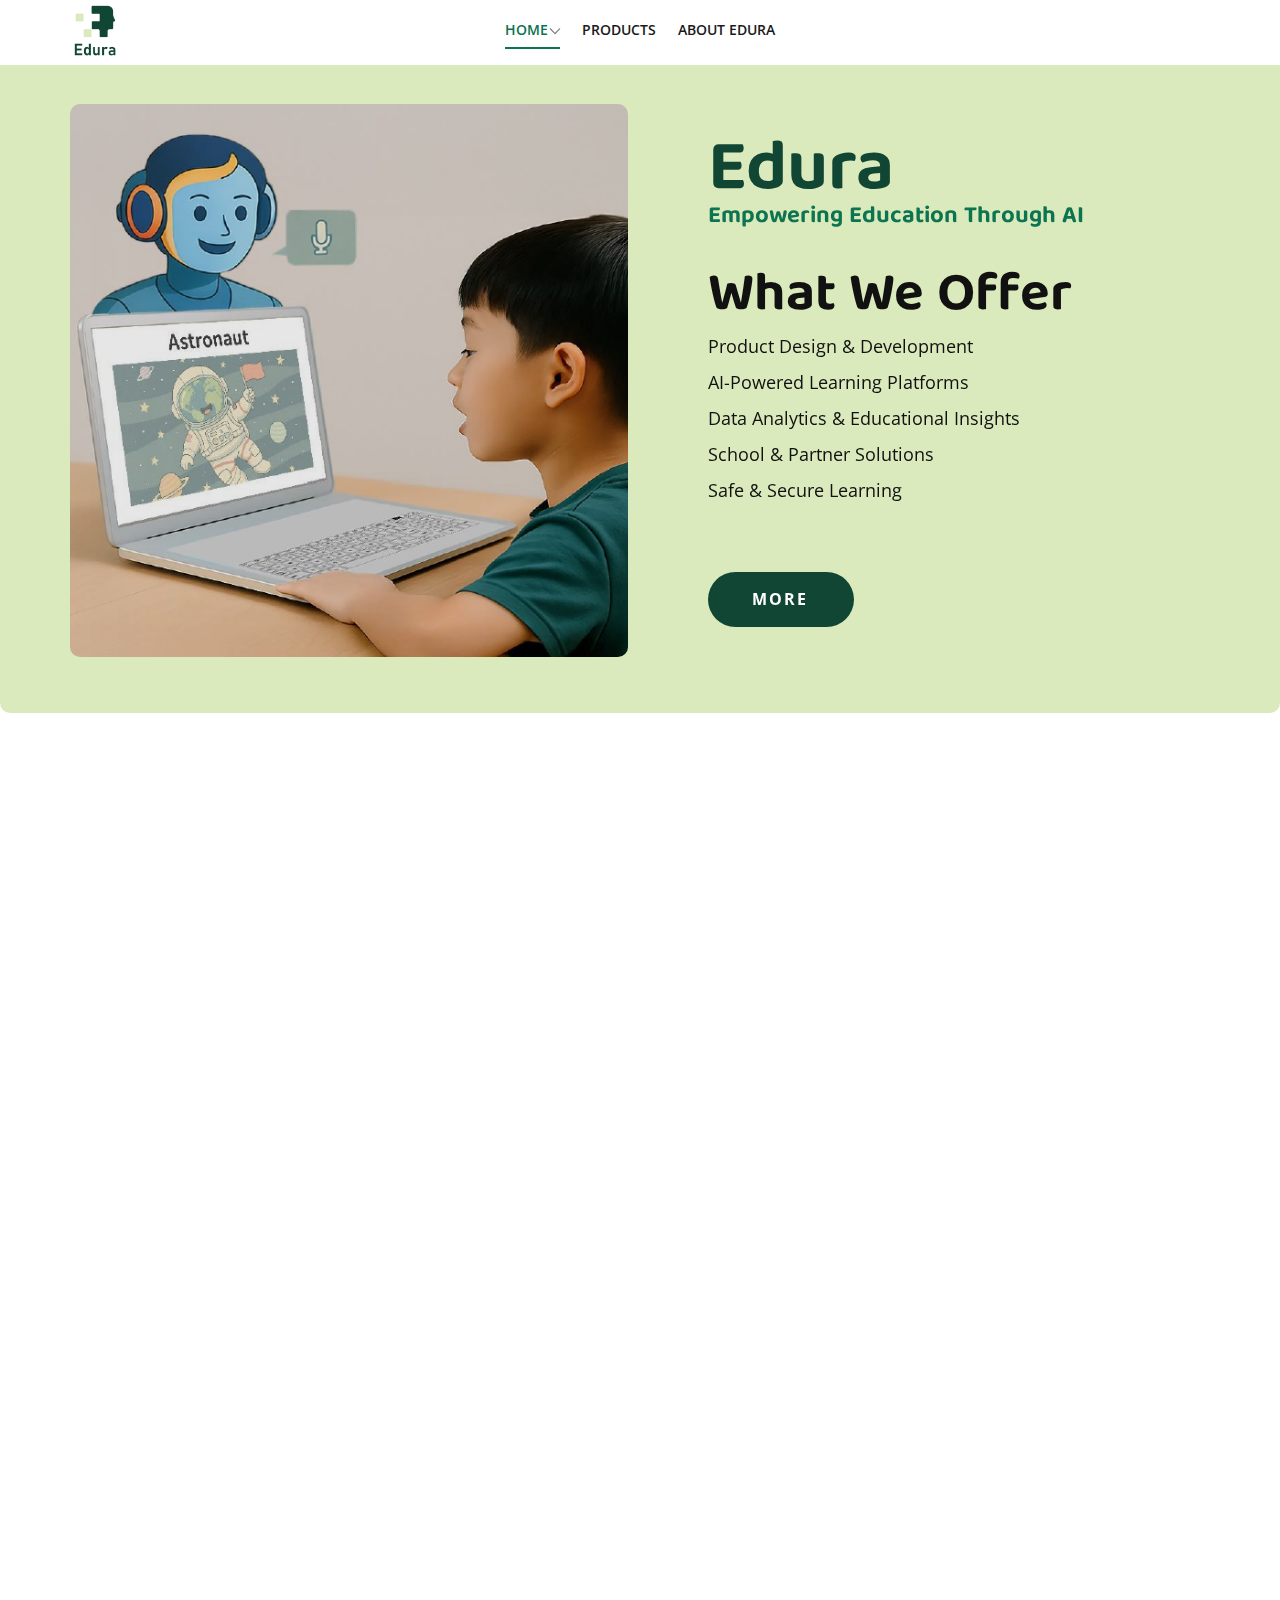
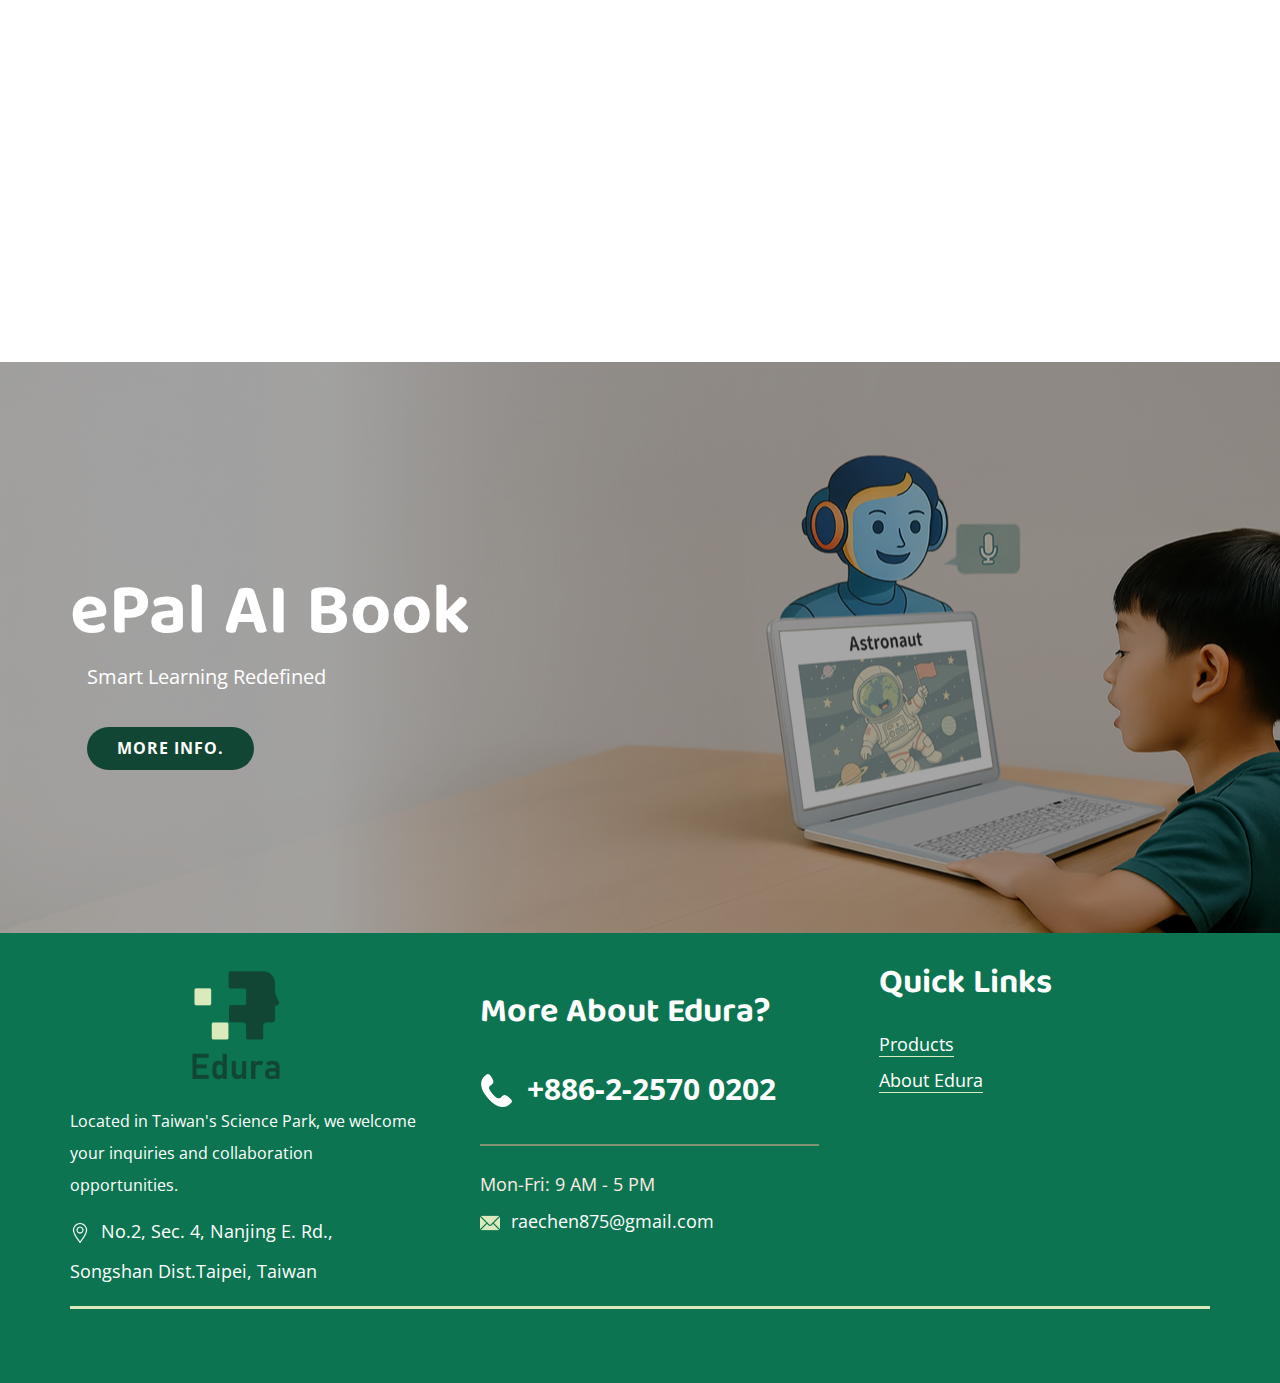
<file: index.html>
<!DOCTYPE html>
<html style="font-size: 16px;" lang="en"><head>
    <meta name="viewport" content="width=device-width, initial-scale=1.0">
    <meta charset="utf-8">
    <meta name="keywords" content="​What We Offer, ​Our Services, ​Our Services, Contact Us">
    <meta name="description" content="">
    <title>Home</title>
    <link rel="stylesheet" href="nicepage.css" media="screen">
<link rel="stylesheet" href="index.css" media="screen">
    <script class="u-script" type="text/javascript" src="jquery.js" defer=""></script>
    <script class="u-script" type="text/javascript" src="nicepage.js" defer=""></script>
    <meta name="generator" content="Nicepage 7.12.8, nicepage.com">
    <meta name="referrer" content="origin">
    
    
    
    
    
    <link id="u-page-google-font" rel="stylesheet" href="https://fonts.googleapis.com/css2?display=swap&amp;family=Open+Sans:ital,wght@0,300;0,400;0,500;0,600;0,700;0,800;1,300;1,400;1,500;1,600;1,700;1,800&amp;family=Baloo+Tamma+2:wght@400;500;600;700;800">
    <script type="application/ld+json">{
		"@context": "http://schema.org",
		"@type": "Organization",
		"name": "",
		"logo": "images/20250814_edura_logo.png"
}</script>
    <meta name="theme-color" content="#478ac9">
    <meta property="og:title" content="Home">
    <meta property="og:type" content="website">
  <meta data-intl-tel-input-cdn-path="intlTelInput/"></head>
  <body data-home-page="Home.html" data-home-page-title="Home" data-path-to-root="./" data-include-products="false" class="u-body u-clearfix u-xl-mode" data-lang="en"><header class="u-clearfix u-header u-sticky u-sticky-b663 u-white" id="sec-977b" data-animation-name="" data-animation-duration="0" data-animation-delay="0" data-animation-direction=""><div class="u-clearfix u-sheet u-valign-middle-xs u-sheet-1">
        <a href="#" class="u-image u-logo u-image-1" data-image-width="662" data-image-height="716">
          <img src="images/20250814_edura_logo.png" class="u-logo-image u-logo-image-1">
        </a>
        <nav class="u-dropdown-icon u-menu u-menu-dropdown u-offcanvas u-menu-1" data-responsive-from="MD" role="navigation">
          <div class="menu-collapse" style="font-size: 0.875rem; letter-spacing: 0px; text-transform: uppercase; font-weight: 600;">
            <a class="u-button-style u-custom-active-color u-custom-border u-custom-border-color u-custom-color u-custom-hover-color u-custom-left-right-menu-spacing u-custom-padding-bottom u-custom-text-active-color u-custom-text-color u-custom-text-hover-color u-custom-top-bottom-menu-spacing u-hamburger-link u-nav-link u-text-active-palette-2-base u-text-hover-palette-2-base" href="#" tabindex="-1" aria-label="Open menu" aria-controls="de6c">
              <svg class="u-svg-link" viewBox="0 0 24 24"><use xmlns:xlink="http://www.w3.org/1999/xlink" xlink:href="#menu-hamburger"></use></svg>
              <svg class="u-svg-content" version="1.1" id="menu-hamburger" viewBox="0 0 16 16" x="0px" y="0px" xmlns:xlink="http://www.w3.org/1999/xlink" xmlns="http://www.w3.org/2000/svg"><g><rect y="1" width="16" height="2"></rect><rect y="7" width="16" height="2"></rect><rect y="13" width="16" height="2"></rect>
</g></svg>
            </a>
          </div>
          <div class="u-custom-menu u-nav-container">
            <ul class="u-nav u-spacing-22 u-unstyled u-nav-1" role="menubar"><li role="none" class="u-nav-item"><a role="menuitem" class="u-border-2 u-border-active-custom-color-1 u-border-hover-custom-color-1 u-border-no-left u-border-no-right u-border-no-top u-button-style u-nav-link u-text-active-custom-color-1 u-text-grey-90 u-text-hover-custom-color-1" href="index.html" style="padding: 10px 0px;">Home</a><div class="u-nav-popup"><ul role="menu" class="u-h-spacing-15 u-nav u-unstyled u-v-spacing-10" aria-label="Home menu"><li role="none" class="u-nav-item"><a tabindex="-1" role="menuitem" class="u-button-style u-nav-link u-white" href="#sec-257a">Our Services</a>
</li><li role="none" class="u-nav-item"><a tabindex="-1" role="menuitem" class="u-button-style u-nav-link u-white" href="#carousel_4a4f">ePal AI Book</a>
</li></ul>
</div>
</li><li role="none" class="u-nav-item"><a role="menuitem" class="u-border-2 u-border-active-custom-color-1 u-border-hover-custom-color-1 u-border-no-left u-border-no-right u-border-no-top u-button-style u-nav-link u-text-active-custom-color-1 u-text-grey-90 u-text-hover-custom-color-1" href="Products.html" style="padding: 10px 0px;">Products</a>
</li><li role="none" class="u-nav-item"><a role="menuitem" class="u-border-2 u-border-active-custom-color-1 u-border-hover-custom-color-1 u-border-no-left u-border-no-right u-border-no-top u-button-style u-nav-link u-text-active-custom-color-1 u-text-grey-90 u-text-hover-custom-color-1" href="About-Edura.html" style="padding: 10px 0px;">About Edura</a>
</li></ul>
          </div>
          <div class="u-custom-menu u-nav-container-collapse" id="de6c" role="region" aria-label="Menu panel">
            <div class="u-black u-container-style u-inner-container-layout u-opacity u-opacity-95 u-sidenav">
              <div class="u-inner-container-layout u-sidenav-overflow">
                <div class="u-menu-close" tabindex="-1" aria-label="Close menu"></div>
                <ul class="u-align-center u-nav u-popupmenu-items u-unstyled u-nav-3" role="menubar"><li role="none" class="u-nav-item"><a role="menuitem" class="u-button-style u-nav-link" href="index.html">Home</a><div class="u-nav-popup"><ul role="menu" class="u-h-spacing-15 u-nav u-unstyled u-v-spacing-10" aria-label="Home menu"><li role="none" class="u-nav-item"><a tabindex="-1" role="menuitem" class="u-button-style u-nav-link" href="#sec-257a">Our Services</a>
</li><li role="none" class="u-nav-item"><a tabindex="-1" role="menuitem" class="u-button-style u-nav-link" href="#carousel_4a4f">ePal AI Book</a>
</li></ul>
</div>
</li><li role="none" class="u-nav-item"><a role="menuitem" class="u-button-style u-nav-link" href="Products.html">Products</a>
</li><li role="none" class="u-nav-item"><a role="menuitem" class="u-button-style u-nav-link" href="About-Edura.html">About Edura</a>
</li></ul>
              </div>
            </div>
            <div class="u-black u-menu-overlay u-opacity u-opacity-70"></div>
          </div>
          <style class="menu-style">@media (max-width: 939px) {
                    [data-responsive-from="MD"] .u-nav-container {
                        display: none;
                    }
                    [data-responsive-from="MD"] .menu-collapse {
                        display: block;
                    }
                }</style>
        </nav>
      </div></header>
    <section class="u-clearfix u-valign-middle-lg u-valign-middle-md u-valign-middle-xl u-valign-middle-xs u-section-1" id="sec-bf8c">
      <div class="u-custom-color-2 u-expanded-width u-radius u-shape u-shape-round u-shape-1"></div>
      <div class="custom-expanded data-layout-selected u-clearfix u-layout-wrap u-layout-wrap-1">
        <div class="u-layout">
          <div class="u-layout-row">
            <div class="u-container-style u-layout-cell u-shape-rectangle u-size-32-lg u-size-32-xl u-size-60-md u-size-60-sm u-size-60-xs u-layout-cell-1">
              <div class="u-container-layout u-container-layout-1">
                <img class="u-expanded-width u-image u-image-round u-radius u-image-1" alt="" data-image-width="645" data-image-height="605" data-animation-name="flipIn" data-animation-duration="1000" data-animation-delay="700" src="images/A.png" data-animation-direction="X">
              </div>
            </div>
            <div class="u-container-style u-layout-cell u-shape-rectangle u-size-28-lg u-size-28-xl u-size-60-md u-size-60-sm u-size-60-xs u-layout-cell-2" data-animation-name="customAnimationIn" data-animation-duration="1500" data-animation-delay="0">
              <div class="u-container-layout u-container-layout-2">
                <h1 class="u-align-left u-text u-text-custom-color-3 u-text-default-lg u-text-default-md u-text-default-xl u-text-1">Edura</h1>
                <h3 class="u-align-left u-custom-color-2 u-text u-text-custom-color-1 u-text-default-lg u-text-default-md u-text-default-sm u-text-default-xl u-text-2"> Empowering Education Through AI</h3>
                <h2 class="u-align-left u-text u-text-default u-text-3"> What We Offer</h2>
                <p class="u-align-left u-text u-text-default u-text-4"> Product Design &amp; Development<br>AI-Powered Learning Platforms<br>Data Analytics &amp; Educational Insights<br>School &amp; Partner Solutions<br>Safe &amp; Secure Learning&nbsp;
                </p>
                <a href="About-Edura.html" data-page-id="1721503231" class="u-active-grey-70 u-align-left u-border-none u-btn u-btn-round u-button-style u-custom-color-3 u-hover-grey-70 u-radius u-text-body-alt-color u-btn-1" data-animation-name="customAnimationIn" data-animation-duration="1500" data-animation-delay="700">More</a>
              </div>
            </div>
          </div>
        </div>
      </div>
    </section>
    <section class="u-align-center u-clearfix u-container-align-center u-container-align-center-lg u-container-align-center-md u-container-align-center-xl u-white u-section-2" id="sec-257a">
      <div class="u-align-left u-clearfix u-sheet u-valign-middle-lg u-valign-middle-xs u-sheet-1">
        <h2 class="u-align-center-sm u-align-center-xs u-text u-text-1" data-animation-name="customAnimationIn" data-animation-duration="1500" data-animation-delay="0"> Our Services</h2>
        <div class="u-expanded-width u-list u-list-1">
          <div class="u-repeater u-repeater-1">
            <div class="u-container-style u-list-item u-repeater-item u-list-item-1" data-animation-name="customAnimationIn" data-animation-duration="1500">
              <div class="u-container-layout u-similar-container u-container-layout-1">
                <img class="custom-expanded u-expanded-width-lg u-expanded-width-md u-expanded-width-sm u-expanded-width-xl u-image u-image-round u-radius u-image-1" alt="" data-image-width="591" data-image-height="534" src="images/B.png">
                <h4 class="u-align-center u-text u-text-custom-color-3 u-text-default-lg u-text-default-md u-text-default-sm u-text-default-xl u-text-2"> Product Design &amp; Development</h4>
                <p class="u-align-left u-text u-text-3"> Design and implementation of smart learning devices and application systems, providing complete Edura solutions.<br>
                </p>
              </div>
            </div>
            <div class="u-container-style u-list-item u-repeater-item u-list-item-2" data-animation-name="customAnimationIn" data-animation-duration="1000">
              <div class="u-container-layout u-similar-container u-container-layout-2">
                <img class="custom-expanded u-expanded-width-lg u-expanded-width-md u-expanded-width-sm u-expanded-width-xl u-image u-image-round u-radius u-image-2" alt="" data-image-width="480" data-image-height="384" src="images/C.png">
                <h4 class="u-align-center u-text u-text-custom-color-3 u-text-default-lg u-text-default-md u-text-default-sm u-text-default-xl u-text-4">&nbsp;AI-Powered Learning Platforms</h4>
                <p class="u-align-left u-text u-text-5"> AI platforms across cloud and devices for personalized and adaptive learning, featuring error analysis and test generation to support precise review and continuous improvement.<br>
                </p>
              </div>
            </div>
            <div class="u-container-style u-list-item u-repeater-item u-list-item-3" data-animation-name="customAnimationIn" data-animation-duration="1500">
              <div class="u-container-layout u-similar-container u-container-layout-3">
                <img class="custom-expanded u-expanded-width-lg u-expanded-width-md u-expanded-width-sm u-expanded-width-xl u-image u-image-round u-radius u-image-3" alt="" data-image-width="735" data-image-height="489" src="images/Bigdataanalyticsillustrationondarkbackground_PremiumPhoto.jfif">
                <h4 class="u-align-center u-text u-text-custom-color-3 u-text-default-lg u-text-default-md u-text-default-sm u-text-default-xl u-text-6">&nbsp;​Data Analytics &amp; Educational Insights</h4>
                <p class="u-align-left u-text u-text-7"> Collecting and analyzing big data with AI to provide learning progress tracking, teacher decision support, and parental insights<br>
                </p>
              </div>
            </div>
            <div class="u-container-style u-list-item u-repeater-item u-list-item-4" data-animation-name="customAnimationIn" data-animation-duration="1500" data-animation-delay="500">
              <div class="u-container-layout u-similar-container u-container-layout-4">
                <img class="custom-expanded u-expanded-width-lg u-expanded-width-md u-expanded-width-sm u-expanded-width-xl u-image u-image-round u-radius u-image-4" alt="" data-image-width="1024" data-image-height="1024" src="images/ChatGPTImage202581811_50_33.png">
                <h4 class="u-align-center u-text u-text-custom-color-3 u-text-default-lg u-text-default-md u-text-default-sm u-text-default-xl u-text-8">Platform &amp; System Integration</h4>
                <p class="u-align-left u-text u-text-9">Integration of cloud platforms, school systems, and third-party applications to support digital courses and academic management.</p>
              </div>
            </div>
            <div class="u-container-style u-list-item u-repeater-item u-list-item-5" data-animation-name="customAnimationIn" data-animation-duration="1000" data-animation-delay="500">
              <div class="u-container-layout u-similar-container u-container-layout-5">
                <img class="custom-expanded u-expanded-width-lg u-expanded-width-md u-expanded-width-sm u-expanded-width-xl u-image u-image-round u-radius u-image-5" alt="" data-image-width="1536" data-image-height="1024" src="images/ChatGPTImage202581812_00_43.png">
                <h4 class="u-align-center u-text u-text-custom-color-3 u-text-default-lg u-text-default-md u-text-default-sm u-text-default-xl u-text-10"> Educational Content &amp; Curriculum Design</h4>
                <p class="u-align-left u-text u-text-11"> Collaborate with educational institutions or publishing partners to create interactive, age-appropriate, and locally relevant digital learning materials.<br>
                </p>
              </div>
            </div>
            <div class="u-container-style u-list-item u-repeater-item u-list-item-6" data-animation-name="customAnimationIn" data-animation-duration="1500" data-animation-delay="500">
              <div class="u-container-layout u-similar-container u-container-layout-6">
                <img class="custom-expanded u-expanded-width-lg u-expanded-width-md u-expanded-width-sm u-expanded-width-xl u-image u-image-round u-radius u-image-6" alt="" data-image-width="736" data-image-height="736" src="images/EmptyclassroomwithtablesandchairsbagsandschoolelementsbyAI-generated.jfif">
                <h4 class="u-align-center u-text u-text-custom-color-3 u-text-default-lg u-text-default-md u-text-default-sm u-text-default-xl u-text-12">&nbsp;​School &amp; Partner Solutions</h4>
                <p class="u-align-left u-text u-text-13"> Providing schools, and corporate partners with EdTech implementation and long-term support.<br>
                </p>
              </div>
            </div>
          </div>
        </div>
      </div>
    </section>
    <section class="u-clearfix u-image u-shading u-section-3" id="carousel_4a4f" data-image-width="1280" data-image-height="576">
      <div class="u-clearfix u-sheet u-sheet-1">
        <h1 class="u-text u-text-1"><b>ePal AI
Book</b>
        </h1>
        <p class="u-text u-text-2"> Smart Learning Redefined</p>
        <a href="Products.html" data-page-id="303216604" class="u-border-none u-btn u-button-style u-custom-color-3 u-hover-palette-2-dark-3 u-btn-1">More info.</a>
      </div>
    </section>
    
    
    
    <footer class="u-align-center u-clearfix u-container-align-center u-custom-color-1 u-footer u-footer" id="sec-a5be"><div class="u-clearfix u-sheet u-sheet-1">
        <div class="data-layout-selected u-clearfix u-expanded-width u-layout-wrap u-layout-wrap-1">
          <div class="u-layout">
            <div class="u-layout-row">
              <div class="u-container-style u-layout-cell u-size-20-lg u-size-20-xl u-size-30-md u-size-30-sm u-size-30-xs u-layout-cell-1">
                <div class="u-container-layout u-container-layout-1">
                  <a href="" class="u-image u-logo u-image-1" data-image-width="662" data-image-height="716">
                    <img src="images/20250814_edura_logo.png" class="u-logo-image u-logo-image-1">
                  </a>
                  <p class="u-text u-text-default u-text-1"> Located in Taiwan's Science Park, we welcome your inquiries and collaboration opportunities.</p>
                  <p class="u-text u-text-default u-text-2"><span class="u-file-icon u-icon u-text-white u-icon-1"><img src="images/2838912-05a28158.png" alt=""></span> No.2, Sec. 4, Nanjing E. Rd., Songshan Dist.Taipei, Taiwan
                  </p>
                </div>
              </div>
              <div class="u-container-align-left u-container-style u-layout-cell u-shape-rectangle u-size-21-lg u-size-21-xl u-size-30-md u-size-30-sm u-size-30-xs u-layout-cell-2">
                <div class="u-container-layout u-valign-bottom u-container-layout-2">
                  <h3 class="u-align-left u-text u-text-3"> More About Edura?&nbsp;</h3>
                  <p class="u-align-left u-text u-text-4"><span class="u-file-icon u-icon u-text-white u-icon-2" data-animation-name="" data-animation-duration="0" data-animation-delay="0" data-animation-direction=""><img src="images/1257-846fd2c8.png" alt=""></span>
                    <a href="tel:+12345678910" class="u-active-none u-border-none u-btn u-button-link u-button-style u-hover-none u-none u-text-active-custom-color-2 u-text-body-alt-color u-text-hover-custom-color-2 u-btn-1" data-animation-name="" data-animation-duration="0" data-animation-delay="0" data-animation-direction="">+​​886-2-2570 0202</a>
                  </p>
                  <div class="u-align-left u-border-2 u-border-palette-2-light-2 u-expanded-width u-line u-line-horizontal u-opacity u-opacity-50 u-line-1"></div>
                  <p class="u-align-left u-text u-text-palette-2-light-3 u-text-5"> Mon-Fri: 9 AM - 5 PM <br>
                  </p>
                  <p class="u-align-left u-text u-text-default u-text-6"><span class="u-file-icon u-icon u-text-custom-color-2 u-icon-3" data-animation-name="" data-animation-duration="0" data-animation-delay="0" data-animation-direction=""><img src="images/542689-2424f6ff.png" alt=""></span>
                    <a href="mailto:roofing@support.com" class="u-active-none u-border-none u-btn u-button-link u-button-style u-hover-none u-none u-text-active-custom-color-2 u-text-hover-custom-color-2 u-btn-2"> raechen875@gmail.com<br>
                      <br>
                    </a>
                  </p>
                </div>
              </div>
              <div class="u-container-align-left-lg u-container-align-left-xl u-container-style u-layout-cell u-shape-rectangle u-size-19-lg u-size-19-xl u-size-60-md u-size-60-sm u-size-60-xs u-layout-cell-3">
                <div class="u-container-layout u-container-layout-3">
                  <h3 class="u-align-left u-text u-text-7">Quick ​Links</h3>
                  <p class="u-align-left u-text u-text-8">
                    <a href="Products.html" data-page-id="303216604" class="u-active-none u-border-1 u-border-active-white u-border-custom-color-2 u-border-hover-white u-border-no-left u-border-no-right u-border-no-top u-btn u-button-link u-button-style u-hover-none u-none u-text-active-palette-2-light-2 u-text-body-alt-color u-text-hover-palette-2-light-2 u-btn-3" title="#" data-animation-name="" data-animation-duration="0" data-animation-delay="0" data-animation-direction="">Products</a>
                    <a href="About-Edura.html" data-page-id="1721503231" class="u-active-none u-border-1 u-border-active-white u-border-custom-color-2 u-border-hover-white u-border-no-left u-border-no-right u-border-no-top u-btn u-button-link u-button-style u-hover-none u-none u-text-active-palette-2-light-2 u-text-body-alt-color u-text-hover-custom-color-2 u-btn-4" title="#" data-animation-name="" data-animation-duration="0" data-animation-delay="0" data-animation-direction="">
                      <br>About Edura
                    </a>
                    <br>
                  </p>
                </div>
              </div>
            </div>
          </div>
        </div>
        <div class="u-align-center u-border-3 u-border-custom-color-2 u-expanded-width u-line u-line-horizontal u-line-2"></div>
      </div></footer>  
</body></html>
</file>
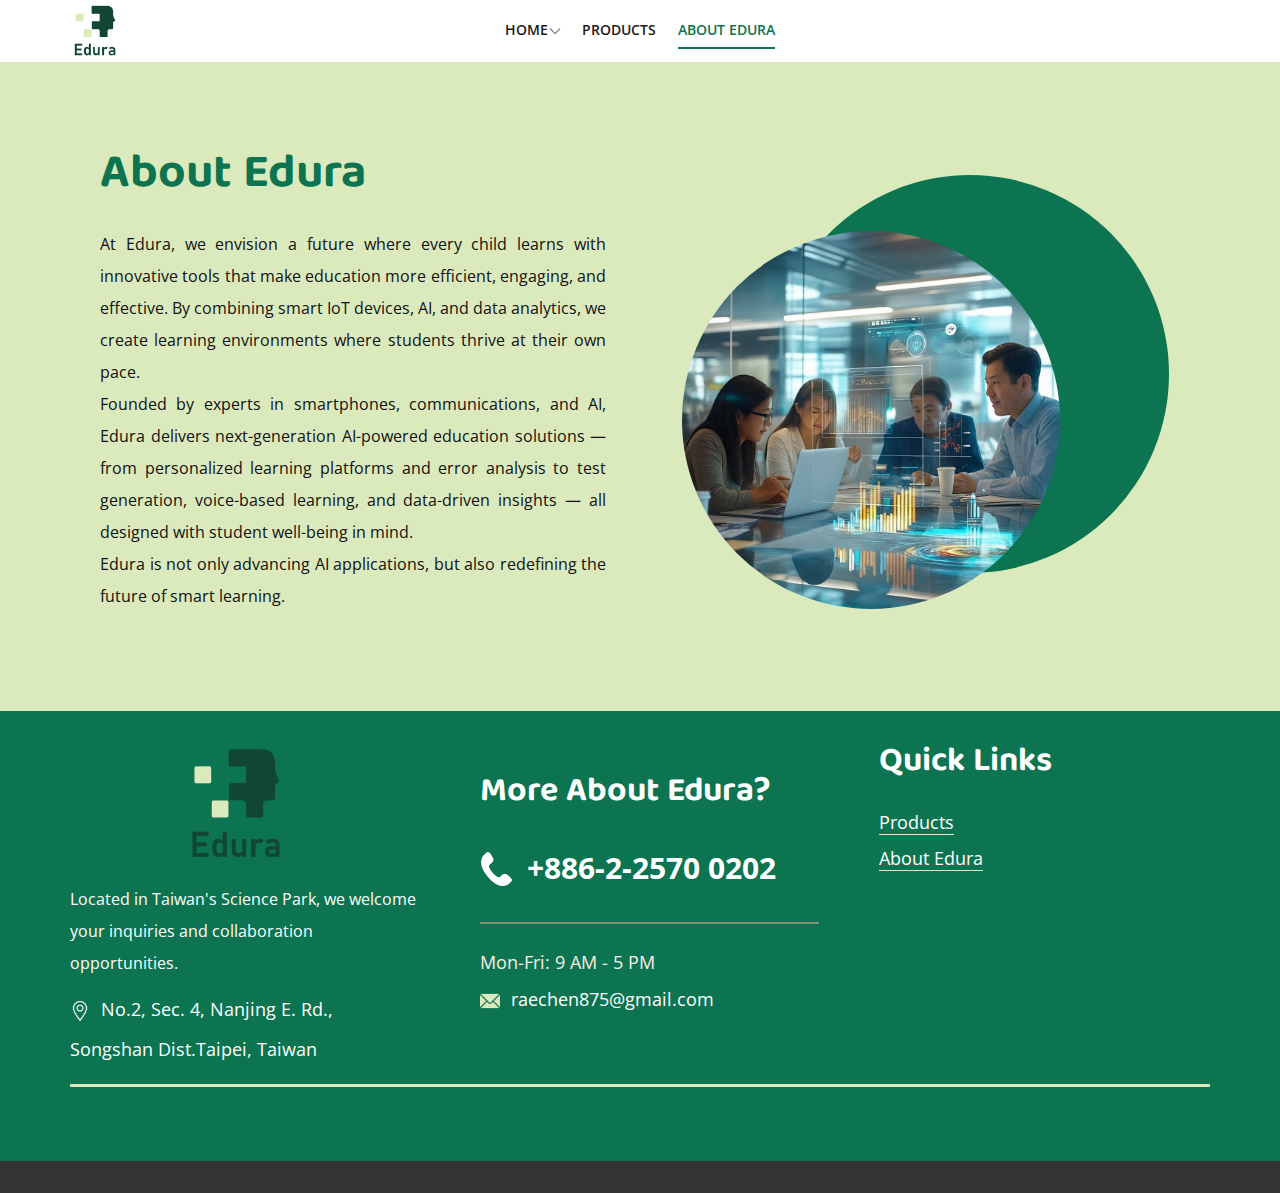
<file: About-Edura.html>
<!DOCTYPE html>
<html style="font-size: 16px;" lang="en"><head>
    <meta name="viewport" content="width=device-width, initial-scale=1.0">
    <meta charset="utf-8">
    <meta name="keywords" content="About Edura">
    <meta name="description" content="">
    <title>About Edura</title>
    <link rel="stylesheet" href="nicepage.css" media="screen">
<link rel="stylesheet" href="About-Edura.css" media="screen">
    <script class="u-script" type="text/javascript" src="jquery.js" defer=""></script>
    <script class="u-script" type="text/javascript" src="nicepage.js" defer=""></script>
    <meta name="generator" content="Nicepage 7.12.8, nicepage.com">
    <meta name="referrer" content="origin">
    
    
    
    <link id="u-page-google-font" rel="stylesheet" href="https://fonts.googleapis.com/css2?display=swap&amp;family=Open+Sans:ital,wght@0,300;0,400;0,500;0,600;0,700;0,800;1,300;1,400;1,500;1,600;1,700;1,800&amp;family=Baloo+Tamma+2:wght@400;500;600;700;800">
    <script type="application/ld+json">{
		"@context": "http://schema.org",
		"@type": "Organization",
		"name": "",
		"logo": "images/20250814_edura_logo.png"
}</script>
    <meta name="theme-color" content="#478ac9">
    <meta property="og:title" content="About Edura">
    <meta property="og:type" content="website">
  <meta data-intl-tel-input-cdn-path="intlTelInput/"></head>
  <body data-path-to-root="./" data-include-products="false" class="u-body u-clearfix u-xl-mode" data-lang="en"><header class="u-clearfix u-header u-sticky u-sticky-b663 u-white" id="sec-977b" data-animation-name="" data-animation-duration="0" data-animation-delay="0" data-animation-direction=""><div class="u-clearfix u-sheet u-valign-middle-xs u-sheet-1">
        <a href="#" class="u-image u-logo u-image-1" data-image-width="662" data-image-height="716">
          <img src="images/20250814_edura_logo.png" class="u-logo-image u-logo-image-1">
        </a>
        <nav class="u-dropdown-icon u-menu u-menu-dropdown u-offcanvas u-menu-1" data-responsive-from="MD" role="navigation">
          <div class="menu-collapse" style="font-size: 0.875rem; letter-spacing: 0px; text-transform: uppercase; font-weight: 600;">
            <a class="u-button-style u-custom-active-color u-custom-border u-custom-border-color u-custom-color u-custom-hover-color u-custom-left-right-menu-spacing u-custom-padding-bottom u-custom-text-active-color u-custom-text-color u-custom-text-hover-color u-custom-top-bottom-menu-spacing u-hamburger-link u-nav-link u-text-active-palette-2-base u-text-hover-palette-2-base" href="#" tabindex="-1" aria-label="Open menu" aria-controls="de6c">
              <svg class="u-svg-link" viewBox="0 0 24 24"><use xmlns:xlink="http://www.w3.org/1999/xlink" xlink:href="#menu-hamburger"></use></svg>
              <svg class="u-svg-content" version="1.1" id="menu-hamburger" viewBox="0 0 16 16" x="0px" y="0px" xmlns:xlink="http://www.w3.org/1999/xlink" xmlns="http://www.w3.org/2000/svg"><g><rect y="1" width="16" height="2"></rect><rect y="7" width="16" height="2"></rect><rect y="13" width="16" height="2"></rect>
</g></svg>
            </a>
          </div>
          <div class="u-custom-menu u-nav-container">
            <ul class="u-nav u-spacing-22 u-unstyled u-nav-1" role="menubar"><li role="none" class="u-nav-item"><a role="menuitem" class="u-border-2 u-border-active-custom-color-1 u-border-hover-custom-color-1 u-border-no-left u-border-no-right u-border-no-top u-button-style u-nav-link u-text-active-custom-color-1 u-text-grey-90 u-text-hover-custom-color-1" href="index.html" style="padding: 10px 0px;">Home</a><div class="u-nav-popup"><ul role="menu" class="u-h-spacing-15 u-nav u-unstyled u-v-spacing-10" aria-label="Home menu"><li role="none" class="u-nav-item"><a tabindex="-1" role="menuitem" class="u-button-style u-nav-link u-white" href="index.html#sec-257a">Our Services</a>
</li><li role="none" class="u-nav-item"><a tabindex="-1" role="menuitem" class="u-button-style u-nav-link u-white" href="index.html#carousel_4a4f">ePal AI Book</a>
</li></ul>
</div>
</li><li role="none" class="u-nav-item"><a role="menuitem" class="u-border-2 u-border-active-custom-color-1 u-border-hover-custom-color-1 u-border-no-left u-border-no-right u-border-no-top u-button-style u-nav-link u-text-active-custom-color-1 u-text-grey-90 u-text-hover-custom-color-1" href="Products.html" style="padding: 10px 0px;">Products</a>
</li><li role="none" class="u-nav-item"><a role="menuitem" class="u-border-2 u-border-active-custom-color-1 u-border-hover-custom-color-1 u-border-no-left u-border-no-right u-border-no-top u-button-style u-nav-link u-text-active-custom-color-1 u-text-grey-90 u-text-hover-custom-color-1" href="About-Edura.html" style="padding: 10px 0px;">About Edura</a>
</li></ul>
          </div>
          <div class="u-custom-menu u-nav-container-collapse" id="de6c" role="region" aria-label="Menu panel">
            <div class="u-black u-container-style u-inner-container-layout u-opacity u-opacity-95 u-sidenav">
              <div class="u-inner-container-layout u-sidenav-overflow">
                <div class="u-menu-close" tabindex="-1" aria-label="Close menu"></div>
                <ul class="u-align-center u-nav u-popupmenu-items u-unstyled u-nav-3" role="menubar"><li role="none" class="u-nav-item"><a role="menuitem" class="u-button-style u-nav-link" href="./">Home</a><div class="u-nav-popup"><ul role="menu" class="u-h-spacing-15 u-nav u-unstyled u-v-spacing-10" aria-label="Home menu"><li role="none" class="u-nav-item"><a tabindex="-1" role="menuitem" class="u-button-style u-nav-link" href="index.html#sec-257a">Our Services</a>
</li><li role="none" class="u-nav-item"><a tabindex="-1" role="menuitem" class="u-button-style u-nav-link" href="index.html#carousel_4a4f">ePal AI Book</a>
</li></ul>
</div>
</li><li role="none" class="u-nav-item"><a role="menuitem" class="u-button-style u-nav-link" href="Products.html">Products</a>
</li><li role="none" class="u-nav-item"><a role="menuitem" class="u-button-style u-nav-link" href="About-Edura.html">About Edura</a>
</li></ul>
              </div>
            </div>
            <div class="u-black u-menu-overlay u-opacity u-opacity-70"></div>
          </div>
          <style class="menu-style">@media (max-width: 939px) {
                    [data-responsive-from="MD"] .u-nav-container {
                        display: none;
                    }
                    [data-responsive-from="MD"] .menu-collapse {
                        display: block;
                    }
                }</style>
        </nav>
      </div></header>
    <section class="u-align-center u-clearfix u-container-align-center u-custom-color-2 u-section-1" id="carousel_001c">
      <div class="u-clearfix u-sheet u-valign-middle u-sheet-1">
        <div class="data-layout-selected u-clearfix u-expanded-width u-layout-wrap u-layout-wrap-1">
          <div class="u-layout">
            <div class="u-layout-row">
              <div class="u-container-style u-layout-cell u-left-cell u-size-30 u-layout-cell-1">
                <div class="u-container-layout u-valign-top-lg u-valign-top-md u-valign-top-sm u-valign-top-xl u-container-layout-1">
                  <h2 class="u-text u-text-custom-color-1 u-text-1"><span style="font-size: 3rem;">About</span><span style="font-size: 3rem;"> Edura</span>
                  </h2>
                  <p class="u-align-justify u-text u-text-2">At Edura, we envision a future where every child learns with innovative tools that make education more efficient, engaging, and effective. By combining smart IoT devices, AI, and data analytics, we create learning environments where students thrive at their own pace. <br>Founded by experts in smartphones, communications, and AI, Edura delivers next-generation AI-powered education solutions — from personalized learning platforms and error analysis to test generation, voice-based learning, and data-driven insights — all designed with student well-being in mind. <br>Edura is not only advancing AI applications, but also redefining the future of smart learning.
                  </p>
                </div>
              </div>
              <div class="u-container-style u-layout-cell u-right-cell u-size-30 u-layout-cell-2">
                <div class="u-container-layout u-container-layout-2">
                  <div class="u-custom-color-1 u-shape u-shape-circle u-shape-1"></div>
                  <div alt="" class="u-image u-image-circle u-image-1" data-image-width="1024" data-image-height="1024"></div>
                </div>
              </div>
            </div>
          </div>
        </div>
      </div>
    </section>
    
    
    
    <footer class="u-align-center u-clearfix u-container-align-center u-custom-color-1 u-footer u-footer" id="sec-a5be"><div class="u-clearfix u-sheet u-sheet-1">
        <div class="data-layout-selected u-clearfix u-expanded-width u-layout-wrap u-layout-wrap-1">
          <div class="u-layout">
            <div class="u-layout-row">
              <div class="u-container-style u-layout-cell u-size-20-lg u-size-20-xl u-size-30-md u-size-30-sm u-size-30-xs u-layout-cell-1">
                <div class="u-container-layout u-container-layout-1">
                  <a href="" class="u-image u-logo u-image-1" data-image-width="662" data-image-height="716">
                    <img src="images/20250814_edura_logo.png" class="u-logo-image u-logo-image-1">
                  </a>
                  <p class="u-text u-text-default u-text-1"> Located in Taiwan's Science Park, we welcome your inquiries and collaboration opportunities.</p>
                  <p class="u-text u-text-default u-text-2"><span class="u-file-icon u-icon u-text-white u-icon-1"><img src="images/2838912-05a28158.png" alt=""></span> No.2, Sec. 4, Nanjing E. Rd., Songshan Dist.Taipei, Taiwan
                  </p>
                </div>
              </div>
              <div class="u-container-align-left u-container-style u-layout-cell u-shape-rectangle u-size-21-lg u-size-21-xl u-size-30-md u-size-30-sm u-size-30-xs u-layout-cell-2">
                <div class="u-container-layout u-valign-bottom u-container-layout-2">
                  <h3 class="u-align-left u-text u-text-3"> More About  Edura?&nbsp;</h3>
                  <p class="u-align-left u-text u-text-4"><span class="u-file-icon u-icon u-text-white u-icon-2" data-animation-name="" data-animation-duration="0" data-animation-delay="0" data-animation-direction=""><img src="images/1257-846fd2c8.png" alt=""></span>
                    <a href="tel:+12345678910" class="u-active-none u-border-none u-btn u-button-link u-button-style u-hover-none u-none u-text-active-custom-color-2 u-text-body-alt-color u-text-hover-custom-color-2 u-btn-1" data-animation-name="" data-animation-duration="0" data-animation-delay="0" data-animation-direction="">+​​886-2-2570 0202</a>
                  </p>
                  <div class="u-align-left u-border-2 u-border-palette-2-light-2 u-expanded-width u-line u-line-horizontal u-opacity u-opacity-50 u-line-1"></div>
                  <p class="u-align-left u-text u-text-palette-2-light-3 u-text-5"> Mon-Fri: 9 AM - 5 PM <br>
                  </p>
                  <p class="u-align-left u-text u-text-default u-text-6"><span class="u-file-icon u-icon u-text-custom-color-2 u-icon-3" data-animation-name="" data-animation-duration="0" data-animation-delay="0" data-animation-direction=""><img src="images/542689-2424f6ff.png" alt=""></span>
                    <a href="mailto:roofing@support.com" class="u-active-none u-border-none u-btn u-button-link u-button-style u-hover-none u-none u-text-active-custom-color-2 u-text-hover-custom-color-2 u-btn-2"> raechen875@gmail.com<br>
                      <br>
                    </a>
                  </p>
                </div>
              </div>
              <div class="u-container-align-left-lg u-container-align-left-xl u-container-style u-layout-cell u-shape-rectangle u-size-19-lg u-size-19-xl u-size-60-md u-size-60-sm u-size-60-xs u-layout-cell-3">
                <div class="u-container-layout u-container-layout-3">
                  <h3 class="u-align-left u-text u-text-7">Quick ​Links</h3>
                  <p class="u-align-left u-text u-text-8">
                    <a href="Products.html" data-page-id="303216604" class="u-active-none u-border-1 u-border-active-white u-border-custom-color-2 u-border-hover-white u-border-no-left u-border-no-right u-border-no-top u-btn u-button-link u-button-style u-hover-none u-none u-text-active-palette-2-light-2 u-text-body-alt-color u-text-hover-palette-2-light-2 u-btn-3" title="#" data-animation-name="" data-animation-duration="0" data-animation-delay="0" data-animation-direction="">Products</a>
                    <a href="About-Edura.html" data-page-id="1721503231" class="u-active-none u-border-1 u-border-active-white u-border-custom-color-2 u-border-hover-white u-border-no-left u-border-no-right u-border-no-top u-btn u-button-link u-button-style u-hover-none u-none u-text-active-palette-2-light-2 u-text-body-alt-color u-text-hover-custom-color-2 u-btn-4" title="#" data-animation-name="" data-animation-duration="0" data-animation-delay="0" data-animation-direction="">
                      <br>About Edura
                    </a>
                    <br>
                  </p>
                </div>
              </div>
            </div>
          </div>
        </div>
        <div class="u-align-center u-border-3 u-border-custom-color-2 u-expanded-width u-line u-line-horizontal u-line-2"></div>
      </div></footer>
    <section class="u-backlink u-clearfix u-grey-80"></section>
  
</body></html>
</file>
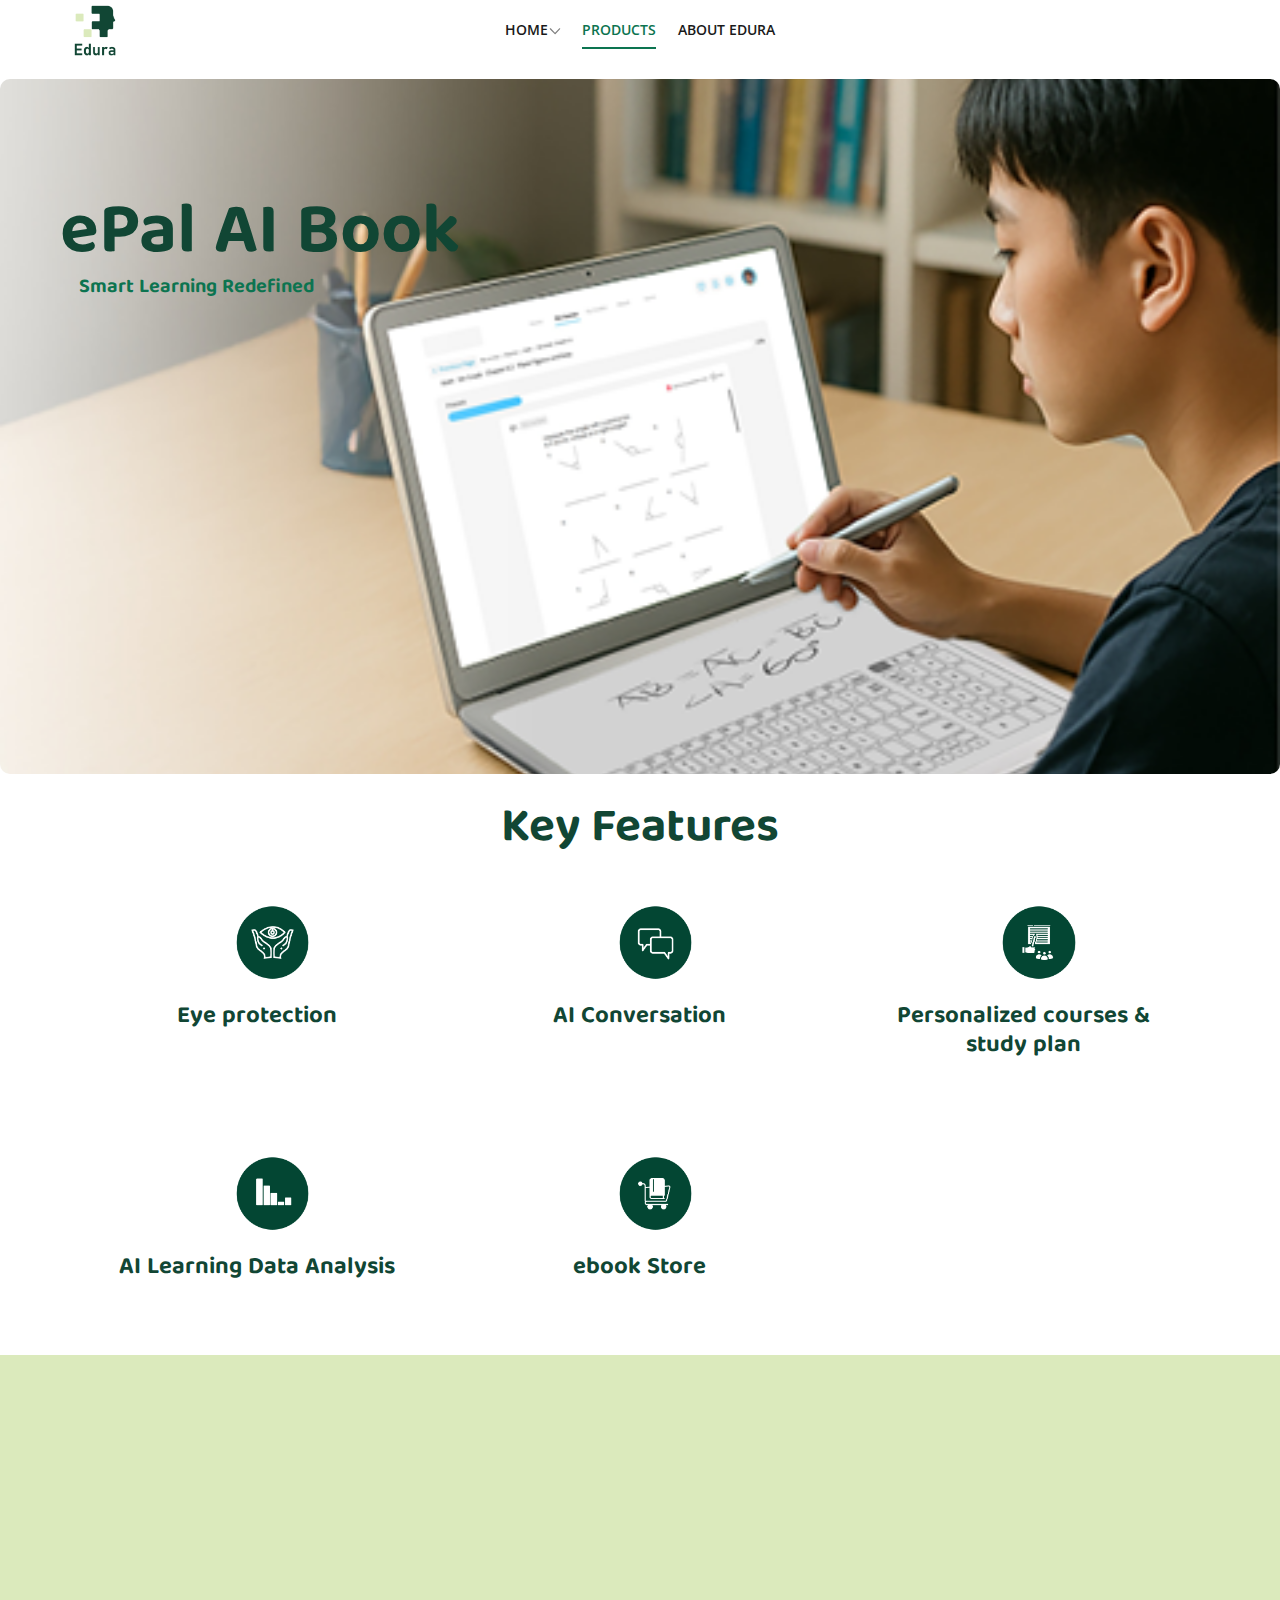
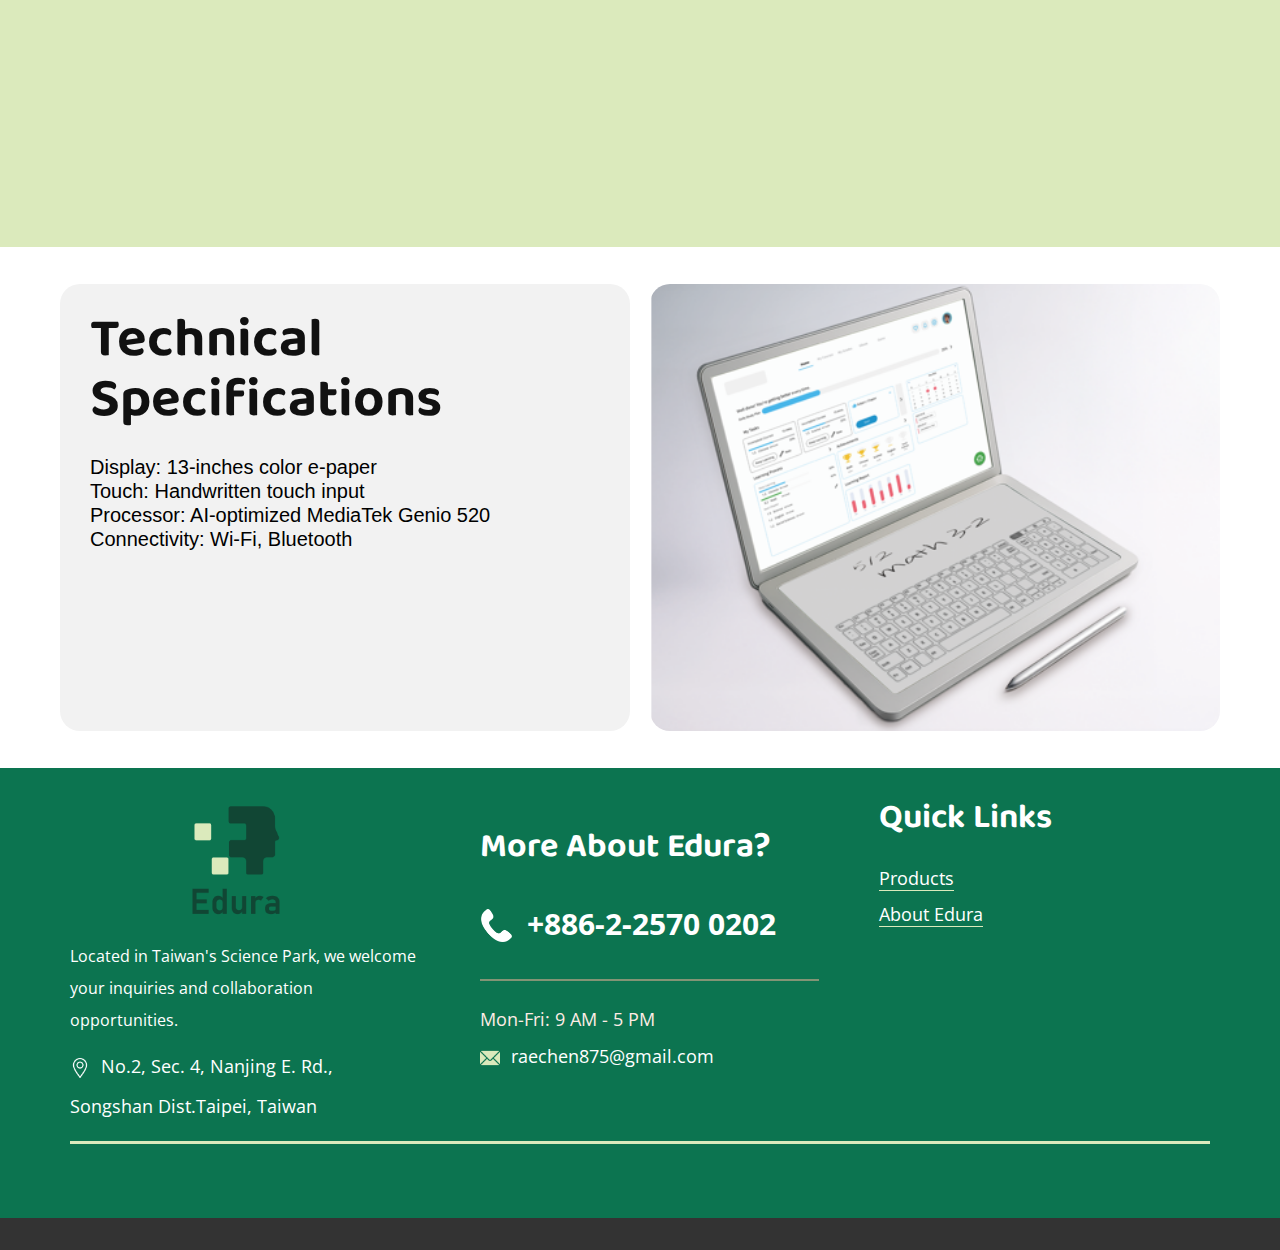
<file: Products.html>
<!DOCTYPE html>
<html style="font-size: 16px;" lang="en"><head>
    <meta name="viewport" content="width=device-width, initial-scale=1.0">
    <meta charset="utf-8">
    <meta name="keywords" content="​Our Services">
    <meta name="description" content="">
    <title>Products</title>
    <link rel="stylesheet" href="nicepage.css" media="screen">
<link rel="stylesheet" href="Products.css" media="screen">
    <script class="u-script" type="text/javascript" src="jquery.js" defer=""></script>
    <script class="u-script" type="text/javascript" src="nicepage.js" defer=""></script>
    <meta name="generator" content="Nicepage 7.12.8, nicepage.com">
    <meta name="referrer" content="origin">
    
    
    
    
    
    
    <link id="u-page-google-font" rel="stylesheet" href="https://fonts.googleapis.com/css2?display=swap&amp;family=Open+Sans:ital,wght@0,300;0,400;0,500;0,600;0,700;0,800;1,300;1,400;1,500;1,600;1,700;1,800&amp;family=Baloo+Tamma+2:wght@400;500;600;700;800">
    <script type="application/ld+json">{
		"@context": "http://schema.org",
		"@type": "Organization",
		"name": "",
		"logo": "images/20250814_edura_logo.png"
}</script>
    <meta name="theme-color" content="#478ac9">
    <meta property="og:title" content="Products">
    <meta property="og:type" content="website">
  <meta data-intl-tel-input-cdn-path="intlTelInput/"></head>
  <body data-path-to-root="./" data-include-products="false" class="u-body u-clearfix u-xl-mode" data-lang="en"><header class="u-clearfix u-header u-sticky u-sticky-b663 u-white" id="sec-977b" data-animation-name="" data-animation-duration="0" data-animation-delay="0" data-animation-direction=""><div class="u-clearfix u-sheet u-valign-middle-xs u-sheet-1">
        <a href="#" class="u-image u-logo u-image-1" data-image-width="662" data-image-height="716">
          <img src="images/20250814_edura_logo.png" class="u-logo-image u-logo-image-1">
        </a>
        <nav class="u-dropdown-icon u-menu u-menu-dropdown u-offcanvas u-menu-1" data-responsive-from="MD" role="navigation">
          <div class="menu-collapse" style="font-size: 0.875rem; letter-spacing: 0px; text-transform: uppercase; font-weight: 600;">
            <a class="u-button-style u-custom-active-color u-custom-border u-custom-border-color u-custom-color u-custom-hover-color u-custom-left-right-menu-spacing u-custom-padding-bottom u-custom-text-active-color u-custom-text-color u-custom-text-hover-color u-custom-top-bottom-menu-spacing u-hamburger-link u-nav-link u-text-active-palette-2-base u-text-hover-palette-2-base" href="#" tabindex="-1" aria-label="Open menu" aria-controls="de6c">
              <svg class="u-svg-link" viewBox="0 0 24 24"><use xmlns:xlink="http://www.w3.org/1999/xlink" xlink:href="#menu-hamburger"></use></svg>
              <svg class="u-svg-content" version="1.1" id="menu-hamburger" viewBox="0 0 16 16" x="0px" y="0px" xmlns:xlink="http://www.w3.org/1999/xlink" xmlns="http://www.w3.org/2000/svg"><g><rect y="1" width="16" height="2"></rect><rect y="7" width="16" height="2"></rect><rect y="13" width="16" height="2"></rect>
</g></svg>
            </a>
          </div>
          <div class="u-custom-menu u-nav-container">
            <ul class="u-nav u-spacing-22 u-unstyled u-nav-1" role="menubar"><li role="none" class="u-nav-item"><a role="menuitem" class="u-border-2 u-border-active-custom-color-1 u-border-hover-custom-color-1 u-border-no-left u-border-no-right u-border-no-top u-button-style u-nav-link u-text-active-custom-color-1 u-text-grey-90 u-text-hover-custom-color-1" href="index.html" style="padding: 10px 0px;">Home</a><div class="u-nav-popup"><ul role="menu" class="u-h-spacing-15 u-nav u-unstyled u-v-spacing-10" aria-label="Home menu"><li role="none" class="u-nav-item"><a tabindex="-1" role="menuitem" class="u-button-style u-nav-link u-white" href="index.html#sec-257a">Our Services</a>
</li><li role="none" class="u-nav-item"><a tabindex="-1" role="menuitem" class="u-button-style u-nav-link u-white" href="index.html#carousel_4a4f">ePal AI Book</a>
</li></ul>
</div>
</li><li role="none" class="u-nav-item"><a role="menuitem" class="u-border-2 u-border-active-custom-color-1 u-border-hover-custom-color-1 u-border-no-left u-border-no-right u-border-no-top u-button-style u-nav-link u-text-active-custom-color-1 u-text-grey-90 u-text-hover-custom-color-1" href="Products.html" style="padding: 10px 0px;">Products</a>
</li><li role="none" class="u-nav-item"><a role="menuitem" class="u-border-2 u-border-active-custom-color-1 u-border-hover-custom-color-1 u-border-no-left u-border-no-right u-border-no-top u-button-style u-nav-link u-text-active-custom-color-1 u-text-grey-90 u-text-hover-custom-color-1" href="About-Edura.html" style="padding: 10px 0px;">About Edura</a>
</li></ul>
          </div>
          <div class="u-custom-menu u-nav-container-collapse" id="de6c" role="region" aria-label="Menu panel">
            <div class="u-black u-container-style u-inner-container-layout u-opacity u-opacity-95 u-sidenav">
              <div class="u-inner-container-layout u-sidenav-overflow">
                <div class="u-menu-close" tabindex="-1" aria-label="Close menu"></div>
                <ul class="u-align-center u-nav u-popupmenu-items u-unstyled u-nav-3" role="menubar"><li role="none" class="u-nav-item"><a role="menuitem" class="u-button-style u-nav-link" href="index.html">Home</a><div class="u-nav-popup"><ul role="menu" class="u-h-spacing-15 u-nav u-unstyled u-v-spacing-10" aria-label="Home menu"><li role="none" class="u-nav-item"><a tabindex="-1" role="menuitem" class="u-button-style u-nav-link" href="#">Our Services</a>
</li><li role="none" class="u-nav-item"><a tabindex="-1" role="menuitem" class="u-button-style u-nav-link" href="index.html#carousel_4a4f">ePal AI Book</a>
</li></ul>
</div>
</li><li role="none" class="u-nav-item"><a role="menuitem" class="u-button-style u-nav-link" href="Products.html">Products</a>
</li><li role="none" class="u-nav-item"><a role="menuitem" class="u-button-style u-nav-link" href="About-Edura.html">About Edura</a>
</li></ul>
              </div>
            </div>
            <div class="u-black u-menu-overlay u-opacity u-opacity-70"></div>
          </div>
          <style class="menu-style">@media (max-width: 939px) {
                    [data-responsive-from="MD"] .u-nav-container {
                        display: none;
                    }
                    [data-responsive-from="MD"] .menu-collapse {
                        display: block;
                    }
                }</style>
        </nav>
      </div></header>
    <section class="skrollable u-clearfix u-valign-bottom-xl u-valign-middle-sm u-valign-middle-xs u-section-1" id="carousel_0b33" data-image-width="2000" data-image-height="1333">
      <div class="skrollable u-container-style u-expanded-width u-group u-image u-image-round u-parallax u-radius u-shape-rectangle u-image-1" data-image-width="480" data-image-height="384">
        <div class="u-container-layout u-container-layout-1">
          <h1 class="u-text u-text-custom-color-3 u-text-1"><b>ePal AI
Book</b>
          </h1>
          <h5 class="u-text u-text-custom-color-1 u-text-default-lg u-text-default-md u-text-default-xl u-text-2">Smart Learning Redefined</h5>
        </div>
      </div>
    </section>
    <section class="u-clearfix u-white u-section-2" id="sec-0469">
      <div class="u-clearfix u-sheet u-sheet-1">
        <h2 class="u-align-center u-text u-text-custom-color-3 u-text-default u-text-1">Key Features</h2>
        <div class="u-expanded-width u-layout-grid u-list u-list-1">
          <div class="u-repeater u-repeater-1">
            <div class="u-align-left-sm u-align-left-xs u-container-style u-list-item u-repeater-item u-shape-rectangle u-list-item-1">
              <div class="u-container-layout u-similar-container u-container-layout-1"><span class="u-align-center u-file-icon u-icon u-icon-1"><img src="images/CES_2025_PC-09_1.png" alt=""></span>
                <h3 class="u-align-center-lg u-align-center-md u-align-center-xl u-text u-text-custom-color-3 u-text-2"> Eye protection</h3>
              </div>
            </div>
            <div class="u-align-left-sm u-align-left-xs u-container-style u-list-item u-repeater-item u-shape-rectangle u-list-item-2">
              <div class="u-container-layout u-similar-container u-container-layout-2"><span class="u-align-center u-file-icon u-icon u-icon-2"><img src="images/CES_2025_PC-10_1.png" alt=""></span>
                <h3 class="u-align-center-lg u-align-center-md u-align-center-xl u-text u-text-custom-color-3 u-text-3"> AI Conversation</h3>
              </div>
            </div>
            <div class="u-align-left-sm u-align-left-xs u-container-style u-list-item u-repeater-item u-shape-rectangle u-list-item-3">
              <div class="u-container-layout u-similar-container u-container-layout-3"><span class="u-align-center u-file-icon u-icon u-icon-3"><img src="images/CES_2025_PC-11_1.png" alt=""></span>
                <h3 class="u-align-center-lg u-align-center-md u-align-center-xl u-text u-text-custom-color-3 u-text-4">Personalized courses &amp; study plan</h3>
              </div>
            </div>
            <div class="u-align-left-sm u-align-left-xs u-container-style u-list-item u-repeater-item u-shape-rectangle u-list-item-4">
              <div class="u-container-layout u-similar-container u-container-layout-4"><span class="u-align-center u-file-icon u-icon u-icon-4"><img src="images/CES_2025_PC-12_1.png" alt=""></span>
                <h3 class="u-align-center-lg u-align-center-md u-align-center-xl u-text u-text-custom-color-3 u-text-5"> AI Learning Data Analysis</h3>
              </div>
            </div>
            <div class="u-align-left-sm u-align-left-xs u-container-style u-list-item u-repeater-item u-shape-rectangle u-list-item-5">
              <div class="u-container-layout u-similar-container u-container-layout-5"><span class="u-align-center u-file-icon u-icon u-icon-5"><img src="images/CES_2025_PC-13_1.png" alt=""></span>
                <h3 class="u-align-center-lg u-align-center-md u-align-center-xl u-text u-text-custom-color-3 u-text-6"> ebook Store</h3>
              </div>
            </div>
          </div>
        </div>
      </div>
    </section>
    <section class="u-align-left u-clearfix u-container-align-center u-container-align-left u-custom-color-2 u-section-3" id="carousel_2b3d">
      <div class="u-clearfix u-sheet u-valign-middle-lg u-valign-middle-md u-valign-middle-xl u-valign-middle-xs u-sheet-1">
        <h2 class="u-text u-text-default u-text-1" data-animation-name="customAnimationIn" data-animation-duration="1500" data-animation-delay="0"> Three Interactive Modes</h2>
        <div class="u-expanded-width u-list u-list-1">
          <div class="u-repeater u-repeater-1">
            <div class="u-align-left u-container-align-left u-container-style u-list-item u-repeater-item u-white u-list-item-1" data-animation-name="customAnimationIn" data-animation-duration="1500" data-animation-delay="500">
              <div class="u-container-layout u-similar-container u-container-layout-1">
                <h4 class="u-align-center u-text u-text-2"> AI Learning Partner</h4>
                <p class="u-align-center u-text u-text-grey-40 u-text-3"> Sparks curiosity and guides critical thinking by posing insightful questions that foster deep learning.</p>
              </div>
            </div>
            <div class="u-align-left u-container-align-center u-container-align-left u-container-style u-list-item u-repeater-item u-white u-list-item-2" data-animation-name="customAnimationIn" data-animation-duration="1500" data-animation-delay="500">
              <div class="u-container-layout u-similar-container u-container-layout-2">
                <h4 class="u-align-center u-text u-text-4"> Seamless Voice Interaction </h4>
                <p class="u-align-center u-text u-text-grey-40 u-text-5">Experience fluid conversation. Our AI is fine-tuned to understand children's unique speech patterns for natural and accurate interaction.</p>
              </div>
            </div>
            <div class="u-align-left u-container-align-left u-container-style u-list-item u-repeater-item u-white u-list-item-3" data-animation-name="customAnimationIn" data-animation-duration="1500" data-animation-delay="500">
              <div class="u-container-layout u-similar-container u-container-layout-3">
                <h4 class="u-align-center u-text u-text-6"> Interactive Discovery</h4>
                <p class="u-align-center u-text u-text-grey-40 u-text-7"> Turn the world into a playground! Snap a photo of any plant, animal, or object to learn new words and strengthen memory recall.</p>
              </div>
            </div>
          </div>
        </div>
      </div>
    </section>
    <section class="u-clearfix u-valign-middle-lg u-valign-middle-sm u-valign-middle-xl u-valign-middle-xs u-section-4" id="carousel_a24e">
      <div class="data-layout-selected u-clearfix u-expanded-width u-gutter-20 u-layout-wrap u-layout-wrap-1">
        <div class="u-layout">
          <div class="u-layout-row">
            <div class="u-size-30 u-size-60-md">
              <div class="u-layout-col">
                <div class="u-container-align-center-sm u-container-align-center-xs u-container-style u-grey-5 u-layout-cell u-radius u-shape-round u-size-60 u-layout-cell-1">
                  <div class="u-container-layout u-container-layout-1">
                    <h2 class="u-align-center-sm u-align-center-xs u-text u-text-default-lg u-text-default-md u-text-default-sm u-text-default-xl u-text-1"> Technical Specifications</h2>
                    <h4 class="u-align-center-sm u-align-left-xs u-custom-font u-font-arial u-text u-text-black u-text-default u-text-2">Display: 13-inches color e-paper <br>Touch: Handwritten touch input <br>Processor: AI-optimized MediaTek Genio 520 <br>Connectivity: Wi-Fi, Bluetooth
                    </h4>
                  </div>
                </div>
              </div>
            </div>
            <div class="u-size-30 u-size-60-md">
              <div class="u-layout-row">
                <div class="u-container-style u-image u-image-round u-layout-cell u-radius u-shape-rectangle u-size-60 u-image-1" data-image-width="438" data-image-height="389">
                  <div class="u-container-layout u-container-layout-2"></div>
                </div>
              </div>
            </div>
          </div>
        </div>
      </div>
    </section>
    
    
    
    <footer class="u-align-center u-clearfix u-container-align-center u-custom-color-1 u-footer u-footer" id="sec-a5be"><div class="u-clearfix u-sheet u-sheet-1">
        <div class="data-layout-selected u-clearfix u-expanded-width u-layout-wrap u-layout-wrap-1">
          <div class="u-layout">
            <div class="u-layout-row">
              <div class="u-container-style u-layout-cell u-size-20-lg u-size-20-xl u-size-30-md u-size-30-sm u-size-30-xs u-layout-cell-1">
                <div class="u-container-layout u-container-layout-1">
                  <a href="" class="u-image u-logo u-image-1" data-image-width="662" data-image-height="716">
                    <img src="images/20250814_edura_logo.png" class="u-logo-image u-logo-image-1">
                  </a>
                  <p class="u-text u-text-default u-text-1"> Located in Taiwan's Science Park, we welcome your inquiries and collaboration opportunities.</p>
                  <p class="u-text u-text-default u-text-2"><span class="u-file-icon u-icon u-text-white u-icon-1"><img src="images/2838912-05a28158.png" alt=""></span> No.2, Sec. 4, Nanjing E. Rd., Songshan Dist.Taipei, Taiwan
                  </p>
                </div>
              </div>
              <div class="u-container-align-left u-container-style u-layout-cell u-shape-rectangle u-size-21-lg u-size-21-xl u-size-30-md u-size-30-sm u-size-30-xs u-layout-cell-2">
                <div class="u-container-layout u-valign-bottom u-container-layout-2">
                  <h3 class="u-align-left u-text u-text-3"> More About Edura?&nbsp;</h3>
                  <p class="u-align-left u-text u-text-4"><span class="u-file-icon u-icon u-text-white u-icon-2" data-animation-name="" data-animation-duration="0" data-animation-delay="0" data-animation-direction=""><img src="images/1257-846fd2c8.png" alt=""></span>
                    <a href="tel:+12345678910" class="u-active-none u-border-none u-btn u-button-link u-button-style u-hover-none u-none u-text-active-custom-color-2 u-text-body-alt-color u-text-hover-custom-color-2 u-btn-1" data-animation-name="" data-animation-duration="0" data-animation-delay="0" data-animation-direction="">+​​886-2-2570 0202</a>
                  </p>
                  <div class="u-align-left u-border-2 u-border-palette-2-light-2 u-expanded-width u-line u-line-horizontal u-opacity u-opacity-50 u-line-1"></div>
                  <p class="u-align-left u-text u-text-palette-2-light-3 u-text-5"> Mon-Fri: 9 AM - 5 PM <br>
                  </p>
                  <p class="u-align-left u-text u-text-default u-text-6"><span class="u-file-icon u-icon u-text-custom-color-2 u-icon-3" data-animation-name="" data-animation-duration="0" data-animation-delay="0" data-animation-direction=""><img src="images/542689-2424f6ff.png" alt=""></span>
                    <a href="mailto:roofing@support.com" class="u-active-none u-border-none u-btn u-button-link u-button-style u-hover-none u-none u-text-active-custom-color-2 u-text-hover-custom-color-2 u-btn-2"> raechen875@gmail.com<br>
                      <br>
                    </a>
                  </p>
                </div>
              </div>
              <div class="u-container-align-left-lg u-container-align-left-xl u-container-style u-layout-cell u-shape-rectangle u-size-19-lg u-size-19-xl u-size-60-md u-size-60-sm u-size-60-xs u-layout-cell-3">
                <div class="u-container-layout u-container-layout-3">
                  <h3 class="u-align-left u-text u-text-7">Quick ​Links</h3>
                  <p class="u-align-left u-text u-text-8">
                    <a href="Products.html" data-page-id="303216604" class="u-active-none u-border-1 u-border-active-white u-border-custom-color-2 u-border-hover-white u-border-no-left u-border-no-right u-border-no-top u-btn u-button-link u-button-style u-hover-none u-none u-text-active-palette-2-light-2 u-text-body-alt-color u-text-hover-palette-2-light-2 u-btn-3" title="#" data-animation-name="" data-animation-duration="0" data-animation-delay="0" data-animation-direction="">Products</a>
                    <a href="About-Edura.html" data-page-id="1721503231" class="u-active-none u-border-1 u-border-active-white u-border-custom-color-2 u-border-hover-white u-border-no-left u-border-no-right u-border-no-top u-btn u-button-link u-button-style u-hover-none u-none u-text-active-palette-2-light-2 u-text-body-alt-color u-text-hover-custom-color-2 u-btn-4" title="#" data-animation-name="" data-animation-duration="0" data-animation-delay="0" data-animation-direction="">
                      <br>About Edura
                    </a>
                    <br>
                  </p>
                </div>
              </div>
            </div>
          </div>
        </div>
        <div class="u-align-center u-border-3 u-border-custom-color-2 u-expanded-width u-line u-line-horizontal u-line-2"></div>
      </div></footer>
    <section class="u-backlink u-clearfix u-grey-80"></section>
  
</body></html>
</file>
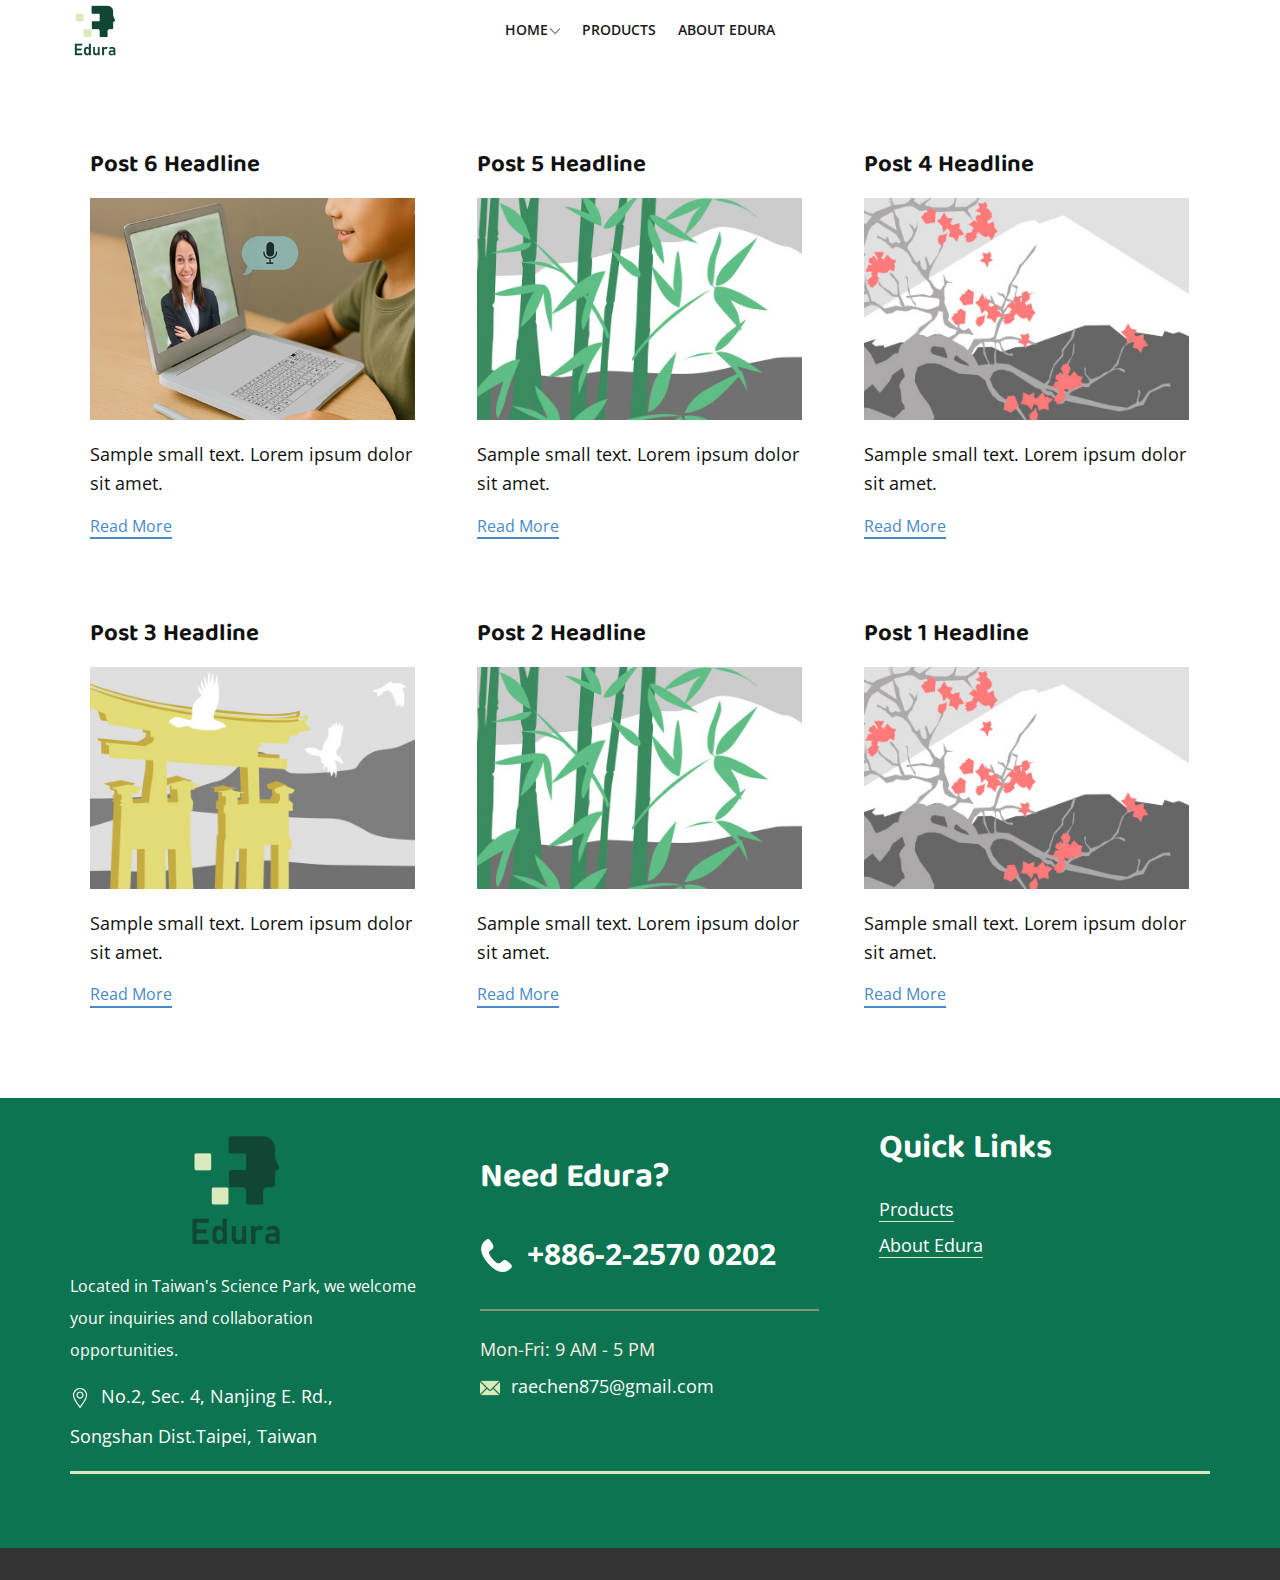
<file: blog/blog.html>
<!DOCTYPE html>
<html style="font-size: 16px;" lang="en"><head>
    <meta name="viewport" content="width=device-width, initial-scale=1.0">
    <meta charset="utf-8">
    <meta name="keywords" content="">
    <meta name="description" content="">
    <title>Blog</title>
    <link rel="stylesheet" href="../nicepage.css" media="screen">
<link rel="stylesheet" href="../Blog-Template.css" media="screen">
    <script class="u-script" type="text/javascript" src="../jquery.js" defer=""></script>
    <script class="u-script" type="text/javascript" src="../nicepage.js" defer=""></script>
    <meta name="generator" content="Nicepage 7.12.8, nicepage.com">
    
    
    
    <link id="u-page-google-font" rel="stylesheet" href="https://fonts.googleapis.com/css2?display=swap&amp;family=Open+Sans:ital,wght@0,300;0,400;0,500;0,600;0,700;0,800;1,300;1,400;1,500;1,600;1,700;1,800&amp;family=Baloo+Tamma+2:wght@400;500;600;700;800">
    <script type="application/ld+json">{
		"@context": "http://schema.org",
		"@type": "Organization",
		"name": "",
		"logo": "images/20250814_edura_logo.png"
}</script>
    <meta name="theme-color" content="#478ac9">
  <meta data-intl-tel-input-cdn-path="intlTelInput/"></head>
  <body data-path-to-root="../" data-include-products="false" class="u-body u-xl-mode" data-lang="en"><header class="u-clearfix u-header u-sticky u-sticky-b663 u-white" id="sec-977b" data-animation-name="" data-animation-duration="0" data-animation-delay="0" data-animation-direction=""><div class="u-clearfix u-sheet u-valign-middle-xs u-sheet-1">
        <a href="#" class="u-image u-logo u-image-1" data-image-width="662" data-image-height="716">
          <img src="../images/20250814_edura_logo.png" class="u-logo-image u-logo-image-1">
        </a>
        <nav class="u-dropdown-icon u-menu u-menu-dropdown u-offcanvas u-menu-1" data-responsive-from="MD" role="navigation">
          <div class="menu-collapse" style="font-size: 0.875rem; letter-spacing: 0px; text-transform: uppercase; font-weight: 600;">
            <a class="u-button-style u-custom-active-color u-custom-border u-custom-border-color u-custom-color u-custom-hover-color u-custom-left-right-menu-spacing u-custom-padding-bottom u-custom-text-active-color u-custom-text-color u-custom-text-hover-color u-custom-top-bottom-menu-spacing u-hamburger-link u-nav-link u-text-active-palette-2-base u-text-hover-palette-2-base" href="#" tabindex="-1" aria-label="Open menu" aria-controls="de6c">
              <svg class="u-svg-link" viewBox="0 0 24 24"><use xmlns:xlink="http://www.w3.org/1999/xlink" xlink:href="#menu-hamburger"></use></svg>
              <svg class="u-svg-content" version="1.1" id="menu-hamburger" viewBox="0 0 16 16" x="0px" y="0px" xmlns:xlink="http://www.w3.org/1999/xlink" xmlns="http://www.w3.org/2000/svg"><g><rect y="1" width="16" height="2"></rect><rect y="7" width="16" height="2"></rect><rect y="13" width="16" height="2"></rect>
</g></svg>
            </a>
          </div>
          <div class="u-custom-menu u-nav-container">
            <ul class="u-nav u-spacing-22 u-unstyled u-nav-1" role="menubar"><li role="none" class="u-nav-item"><a role="menuitem" class="u-border-2 u-border-active-custom-color-1 u-border-hover-custom-color-1 u-border-no-left u-border-no-right u-border-no-top u-button-style u-nav-link u-text-active-custom-color-1 u-text-grey-90 u-text-hover-custom-color-1" href="../" style="padding: 10px 0px;">Home</a><div class="u-nav-popup"><ul role="menu" class="u-h-spacing-15 u-nav u-unstyled u-v-spacing-10" aria-label="Home menu"><li role="none" class="u-nav-item"><a tabindex="-1" role="menuitem" class="u-button-style u-nav-link u-white" href="#">Our Services</a>
</li><li role="none" class="u-nav-item"><a tabindex="-1" role="menuitem" class="u-button-style u-nav-link u-white" href="#">ePal AI Book</a>
</li></ul>
</div>
</li><li role="none" class="u-nav-item"><a role="menuitem" class="u-border-2 u-border-active-custom-color-1 u-border-hover-custom-color-1 u-border-no-left u-border-no-right u-border-no-top u-button-style u-nav-link u-text-active-custom-color-1 u-text-grey-90 u-text-hover-custom-color-1" href="../Products.html" style="padding: 10px 0px;">Products</a>
</li><li role="none" class="u-nav-item"><a role="menuitem" class="u-border-2 u-border-active-custom-color-1 u-border-hover-custom-color-1 u-border-no-left u-border-no-right u-border-no-top u-button-style u-nav-link u-text-active-custom-color-1 u-text-grey-90 u-text-hover-custom-color-1" href="../About-Edura.html" style="padding: 10px 0px;">About Edura</a>
</li></ul>
          </div>
          <div class="u-custom-menu u-nav-container-collapse" id="de6c" role="region" aria-label="Menu panel">
            <div class="u-black u-container-style u-inner-container-layout u-opacity u-opacity-95 u-sidenav">
              <div class="u-inner-container-layout u-sidenav-overflow">
                <div class="u-menu-close" tabindex="-1" aria-label="Close menu"></div>
                <ul class="u-align-center u-nav u-popupmenu-items u-unstyled u-nav-3" role="menubar"><li role="none" class="u-nav-item"><a role="menuitem" class="u-button-style u-nav-link" href="../">Home</a><div class="u-nav-popup"><ul role="menu" class="u-h-spacing-15 u-nav u-unstyled u-v-spacing-10" aria-label="Home menu"><li role="none" class="u-nav-item"><a tabindex="-1" role="menuitem" class="u-button-style u-nav-link" href="#">Our Services</a>
</li><li role="none" class="u-nav-item"><a tabindex="-1" role="menuitem" class="u-button-style u-nav-link" href="#">ePal AI Book</a>
</li></ul>
</div>
</li><li role="none" class="u-nav-item"><a role="menuitem" class="u-button-style u-nav-link" href="../Products.html">Products</a>
</li><li role="none" class="u-nav-item"><a role="menuitem" class="u-button-style u-nav-link" href="../About-Edura.html">About Edura</a>
</li></ul>
              </div>
            </div>
            <div class="u-black u-menu-overlay u-opacity u-opacity-70"></div>
          </div>
          <style class="menu-style">@media (max-width: 939px) {
                    [data-responsive-from="MD"] .u-nav-container {
                        display: none;
                    }
                    [data-responsive-from="MD"] .menu-collapse {
                        display: block;
                    }
                }</style>
        </nav>
      </div></header>
    <section class="u-clearfix u-section-1" id="sec-9fd5">
      <div class="u-clearfix u-sheet u-valign-middle u-sheet-1"><!--blog--><!--blog_options_json--><!--{"type":"Recent","source":"","tags":"","count":""}--><!--/blog_options_json-->
        <div class="u-blog u-expanded-width u-repeater u-repeater-1" data-blog-id="blog-1"><!--blog_post-->
          <div class="u-blog-post u-container-style u-repeater-item u-white u-repeater-item-1">
            <div class="u-container-layout u-similar-container u-valign-top u-container-layout-1"><!--blog_post_header-->
              <h4 class="u-blog-control u-text u-text-1">
                <a class="u-post-header-link" href="../blog/post-5.html">Post 6 Headline</a>
              </h4><!--/blog_post_header--><!--blog_post_image-->
              <img alt="" class="u-blog-control u-expanded-width u-image u-image-default u-image-1" src="../images/AI012.png" data-href="../blog/post-5.html"><!--/blog_post_image--><!--blog_post_content-->
              <div class="u-blog-control u-post-content u-text u-text-2 fr-view">Sample small text. Lorem ipsum dolor sit amet.</div><!--/blog_post_content--><!--blog_post_readmore-->
              <a href="../blog/post-5.html" class="u-blog-control u-border-2 u-border-palette-1-base u-btn u-btn-rectangle u-button-style u-none u-btn-1"><!--blog_post_readmore_content--><!--options_json--><!--{"content":"","defaultValue":"Read More"}--><!--/options_json-->Read More<!--/blog_post_readmore_content--></a><!--/blog_post_readmore-->
            </div>
          </div><div class="u-blog-post u-container-style u-repeater-item u-video-cover u-white">
            <div class="u-container-layout u-similar-container u-valign-top u-container-layout-2"><!--blog_post_header-->
              <h4 class="u-blog-control u-text u-text-3">
                <a class="u-post-header-link" href="../blog/post-4.html">Post 5 Headline</a>
              </h4><!--/blog_post_header--><!--blog_post_image-->
              <img alt="" class="u-blog-control u-expanded-width u-image u-image-default u-image-2" src="../images/68f64b9d.jpeg" data-href="../blog/post-4.html"><!--/blog_post_image--><!--blog_post_content-->
              <div class="u-blog-control u-post-content u-text u-text-4 fr-view">Sample small text. Lorem ipsum dolor sit amet.</div><!--/blog_post_content--><!--blog_post_readmore-->
              <a href="../blog/post-4.html" class="u-blog-control u-border-2 u-border-palette-1-base u-btn u-btn-rectangle u-button-style u-none u-btn-2"><!--blog_post_readmore_content--><!--options_json--><!--{"content":"","defaultValue":"Read More"}--><!--/options_json-->Read More<!--/blog_post_readmore_content--></a><!--/blog_post_readmore-->
            </div>
          </div><div class="u-blog-post u-container-style u-repeater-item u-video-cover u-white">
            <div class="u-container-layout u-similar-container u-valign-top u-container-layout-3"><!--blog_post_header-->
              <h4 class="u-blog-control u-text u-text-5">
                <a class="u-post-header-link" href="../blog/post-3.html">Post 4 Headline</a>
              </h4><!--/blog_post_header--><!--blog_post_image-->
              <img alt="" class="u-blog-control u-expanded-width u-image u-image-default u-image-3" src="../images/0fd3416c.jpeg" data-href="../blog/post-3.html"><!--/blog_post_image--><!--blog_post_content-->
              <div class="u-blog-control u-post-content u-text u-text-6 fr-view">Sample small text. Lorem ipsum dolor sit amet.</div><!--/blog_post_content--><!--blog_post_readmore-->
              <a href="../blog/post-3.html" class="u-blog-control u-border-2 u-border-palette-1-base u-btn u-btn-rectangle u-button-style u-none u-btn-3"><!--blog_post_readmore_content--><!--options_json--><!--{"content":"","defaultValue":"Read More"}--><!--/options_json-->Read More<!--/blog_post_readmore_content--></a><!--/blog_post_readmore-->
            </div>
          </div><div class="u-blog-post u-container-style u-repeater-item u-white u-repeater-item-1">
            <div class="u-container-layout u-similar-container u-valign-top u-container-layout-1"><!--blog_post_header-->
              <h4 class="u-blog-control u-text u-text-1">
                <a class="u-post-header-link" href="../blog/post-2.html">Post 3 Headline</a>
              </h4><!--/blog_post_header--><!--blog_post_image-->
              <img alt="" class="u-blog-control u-expanded-width u-image u-image-default u-image-1" src="../images/8ad73f3c.jpeg" data-href="../blog/post-2.html"><!--/blog_post_image--><!--blog_post_content-->
              <div class="u-blog-control u-post-content u-text u-text-2 fr-view">Sample small text. Lorem ipsum dolor sit amet.</div><!--/blog_post_content--><!--blog_post_readmore-->
              <a href="../blog/post-2.html" class="u-blog-control u-border-2 u-border-palette-1-base u-btn u-btn-rectangle u-button-style u-none u-btn-1"><!--blog_post_readmore_content--><!--options_json--><!--{"content":"","defaultValue":"Read More"}--><!--/options_json-->Read More<!--/blog_post_readmore_content--></a><!--/blog_post_readmore-->
            </div>
          </div><div class="u-blog-post u-container-style u-repeater-item u-video-cover u-white">
            <div class="u-container-layout u-similar-container u-valign-top u-container-layout-2"><!--blog_post_header-->
              <h4 class="u-blog-control u-text u-text-3">
                <a class="u-post-header-link" href="../blog/post-1.html">Post 2 Headline</a>
              </h4><!--/blog_post_header--><!--blog_post_image-->
              <img alt="" class="u-blog-control u-expanded-width u-image u-image-default u-image-2" src="../images/68f64b9d.jpeg" data-href="../blog/post-1.html"><!--/blog_post_image--><!--blog_post_content-->
              <div class="u-blog-control u-post-content u-text u-text-4 fr-view">Sample small text. Lorem ipsum dolor sit amet.</div><!--/blog_post_content--><!--blog_post_readmore-->
              <a href="../blog/post-1.html" class="u-blog-control u-border-2 u-border-palette-1-base u-btn u-btn-rectangle u-button-style u-none u-btn-2"><!--blog_post_readmore_content--><!--options_json--><!--{"content":"","defaultValue":"Read More"}--><!--/options_json-->Read More<!--/blog_post_readmore_content--></a><!--/blog_post_readmore-->
            </div>
          </div><div class="u-blog-post u-container-style u-repeater-item u-video-cover u-white">
            <div class="u-container-layout u-similar-container u-valign-top u-container-layout-3"><!--blog_post_header-->
              <h4 class="u-blog-control u-text u-text-5">
                <a class="u-post-header-link" href="../blog/post.html">Post 1 Headline</a>
              </h4><!--/blog_post_header--><!--blog_post_image-->
              <img alt="" class="u-blog-control u-expanded-width u-image u-image-default u-image-3" src="../images/0fd3416c.jpeg" data-href="../blog/post.html"><!--/blog_post_image--><!--blog_post_content-->
              <div class="u-blog-control u-post-content u-text u-text-6 fr-view">Sample small text. Lorem ipsum dolor sit amet.</div><!--/blog_post_content--><!--blog_post_readmore-->
              <a href="../blog/post.html" class="u-blog-control u-border-2 u-border-palette-1-base u-btn u-btn-rectangle u-button-style u-none u-btn-3"><!--blog_post_readmore_content--><!--options_json--><!--{"content":"","defaultValue":"Read More"}--><!--/options_json-->Read More<!--/blog_post_readmore_content--></a><!--/blog_post_readmore-->
            </div>
          </div><!--/blog_post--><!--blog_post-->
          <!--/blog_post--><!--blog_post-->
          <!--/blog_post-->
        </div><!--/blog-->
      </div>
    </section>
    
    
    
    <footer class="u-align-center u-clearfix u-container-align-center u-custom-color-1 u-footer u-footer" id="sec-a5be"><div class="u-clearfix u-sheet u-sheet-1">
        <div class="data-layout-selected u-clearfix u-expanded-width u-layout-wrap u-layout-wrap-1">
          <div class="u-layout">
            <div class="u-layout-row">
              <div class="u-container-style u-layout-cell u-size-20-lg u-size-20-xl u-size-30-md u-size-30-sm u-size-30-xs u-layout-cell-1">
                <div class="u-container-layout u-container-layout-1">
                  <a href="" class="u-image u-logo u-image-1" data-image-width="662" data-image-height="716">
                    <img src="../images/20250814_edura_logo.png" class="u-logo-image u-logo-image-1">
                  </a>
                  <p class="u-text u-text-default u-text-1"> Located in Taiwan's Science Park, we welcome your inquiries and collaboration opportunities.</p>
                  <p class="u-text u-text-default u-text-2"><span class="u-file-icon u-icon u-text-white u-icon-1"><img src="../images/2838912-05a28158.png" alt=""></span> No.2, Sec. 4, Nanjing E. Rd., Songshan Dist.Taipei, Taiwan
                  </p>
                </div>
              </div>
              <div class="u-container-align-left u-container-style u-layout-cell u-shape-rectangle u-size-21-lg u-size-21-xl u-size-30-md u-size-30-sm u-size-30-xs u-layout-cell-2">
                <div class="u-container-layout u-valign-bottom u-container-layout-2">
                  <h3 class="u-align-left u-text u-text-3"> Need Edura?&nbsp;</h3>
                  <p class="u-align-left u-text u-text-4"><span class="u-file-icon u-icon u-text-white u-icon-2" data-animation-name="" data-animation-duration="0" data-animation-delay="0" data-animation-direction=""><img src="../images/1257-846fd2c8.png" alt=""></span>
                    <a href="tel:+12345678910" class="u-active-none u-border-none u-btn u-button-link u-button-style u-hover-none u-none u-text-active-custom-color-2 u-text-body-alt-color u-text-hover-custom-color-2 u-btn-1" data-animation-name="" data-animation-duration="0" data-animation-delay="0" data-animation-direction="">+​​886-2-2570 0202</a>
                  </p>
                  <div class="u-align-left u-border-2 u-border-palette-2-light-2 u-expanded-width u-line u-line-horizontal u-opacity u-opacity-50 u-line-1"></div>
                  <p class="u-align-left u-text u-text-palette-2-light-3 u-text-5"> Mon-Fri: 9 AM - 5 PM <br>
                  </p>
                  <p class="u-align-left u-text u-text-default u-text-6"><span class="u-file-icon u-icon u-text-custom-color-2 u-icon-3" data-animation-name="" data-animation-duration="0" data-animation-delay="0" data-animation-direction=""><img src="../images/542689-2424f6ff.png" alt=""></span>
                    <a href="mailto:roofing@support.com" class="u-active-none u-border-none u-btn u-button-link u-button-style u-hover-none u-none u-text-active-custom-color-2 u-text-hover-custom-color-2 u-btn-2"> raechen875@gmail.com<br>
                      <br>
                    </a>
                  </p>
                </div>
              </div>
              <div class="u-container-align-left-lg u-container-align-left-xl u-container-style u-layout-cell u-shape-rectangle u-size-19-lg u-size-19-xl u-size-60-md u-size-60-sm u-size-60-xs u-layout-cell-3">
                <div class="u-container-layout u-container-layout-3">
                  <h3 class="u-align-left u-text u-text-7">Quick ​Links</h3>
                  <p class="u-align-left u-text u-text-8">
                    <a href="../Products.html" data-page-id="303216604" class="u-active-none u-border-1 u-border-active-white u-border-custom-color-2 u-border-hover-white u-border-no-left u-border-no-right u-border-no-top u-btn u-button-link u-button-style u-hover-none u-none u-text-active-palette-2-light-2 u-text-body-alt-color u-text-hover-palette-2-light-2 u-btn-3" title="#" data-animation-name="" data-animation-duration="0" data-animation-delay="0" data-animation-direction="">Products</a>
                    <a href="../About-Edura.html" data-page-id="1721503231" class="u-active-none u-border-1 u-border-active-white u-border-custom-color-2 u-border-hover-white u-border-no-left u-border-no-right u-border-no-top u-btn u-button-link u-button-style u-hover-none u-none u-text-active-palette-2-light-2 u-text-body-alt-color u-text-hover-custom-color-2 u-btn-4" title="#" data-animation-name="" data-animation-duration="0" data-animation-delay="0" data-animation-direction="">
                      <br>About Edura
                    </a>
                    <br>
                  </p>
                </div>
              </div>
            </div>
          </div>
        </div>
        <div class="u-align-center u-border-3 u-border-custom-color-2 u-expanded-width u-line u-line-horizontal u-line-2"></div>
      </div></footer>
    <section class="u-backlink u-clearfix u-grey-80"></section>
  
</body></html>
</file>
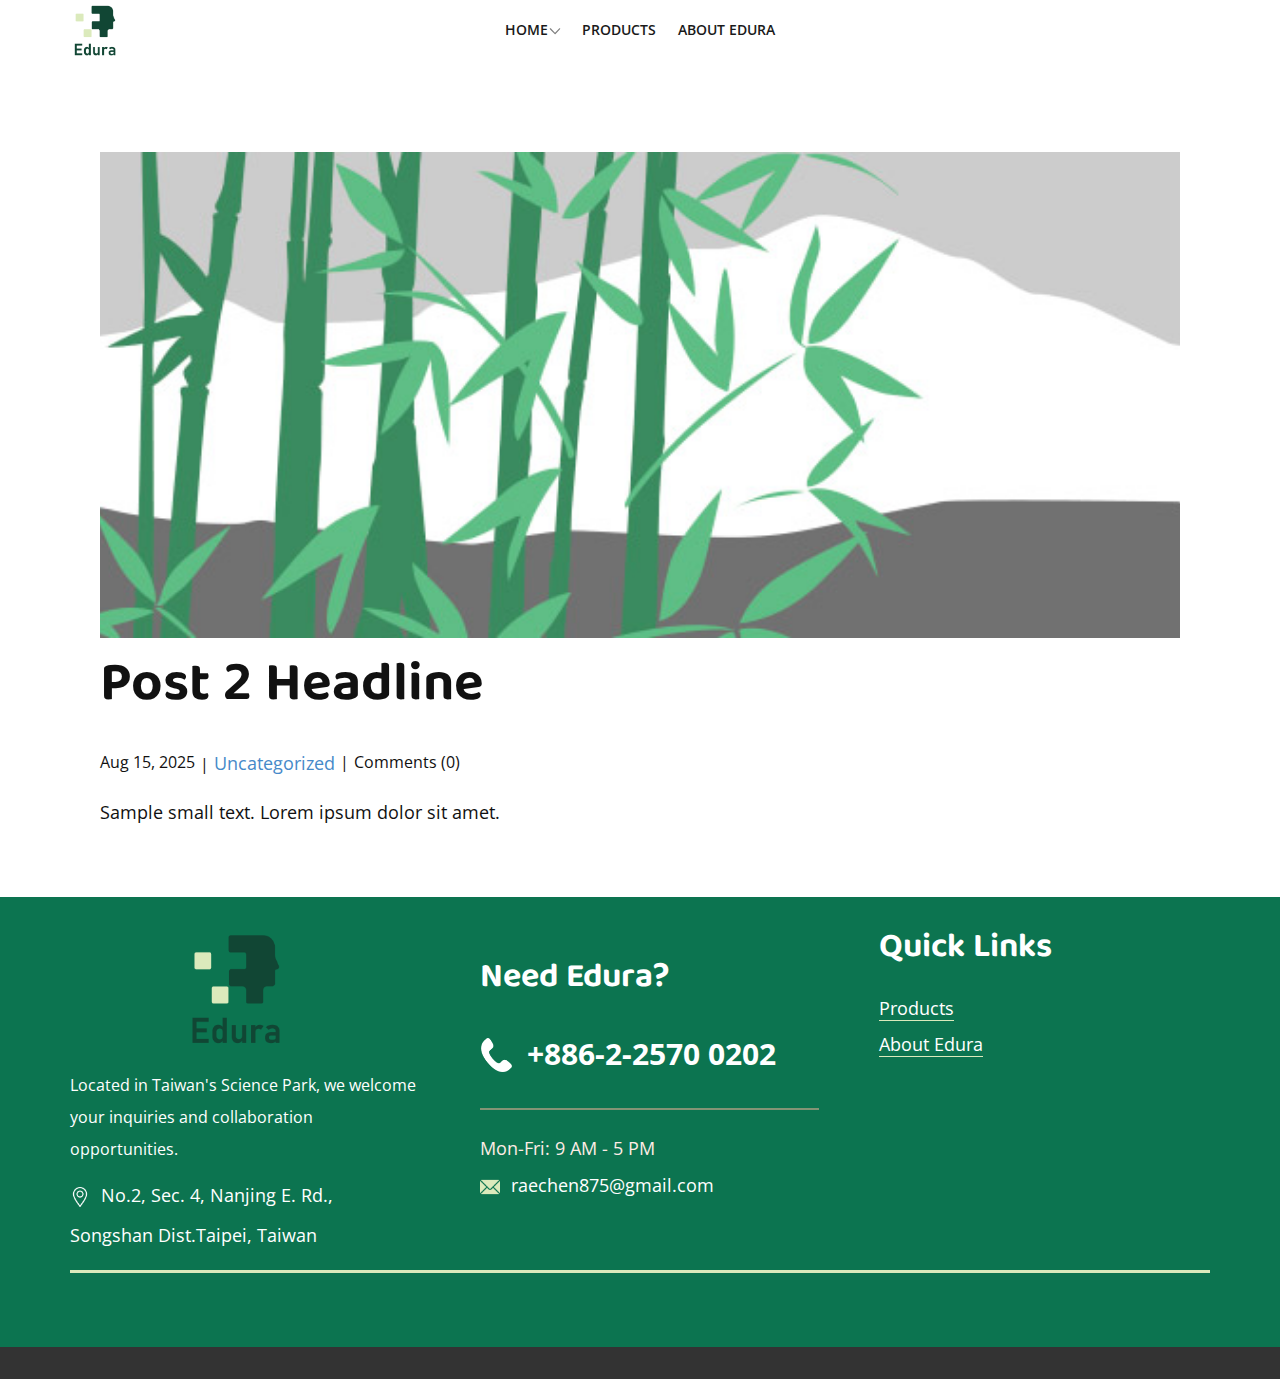
<file: blog/post-1.html>
<!DOCTYPE html>
<html style="font-size: 16px;" lang="en"><head>
    <meta name="viewport" content="width=device-width, initial-scale=1.0">
    <meta charset="utf-8">
    <meta name="keywords" content="Post 1 Headline">
    <meta name="description" content="">
    <title>Post 2 Headline</title>
    <link rel="stylesheet" href="../nicepage.css" media="screen">
<link rel="stylesheet" href="../Post-Template.css" media="screen">
    <script class="u-script" type="text/javascript" src="../jquery.js" defer=""></script>
    <script class="u-script" type="text/javascript" src="../nicepage.js" defer=""></script>
    <meta name="generator" content="Nicepage 7.12.8, nicepage.com">
    
    
    
    <link id="u-page-google-font" rel="stylesheet" href="https://fonts.googleapis.com/css2?display=swap&amp;family=Open+Sans:ital,wght@0,300;0,400;0,500;0,600;0,700;0,800;1,300;1,400;1,500;1,600;1,700;1,800&amp;family=Baloo+Tamma+2:wght@400;500;600;700;800">
    <script type="application/ld+json">{
		"@context": "http://schema.org",
		"@type": "Organization",
		"name": "",
		"logo": "images/20250814_edura_logo.png"
}</script>
    <meta name="theme-color" content="#478ac9">
  <meta data-intl-tel-input-cdn-path="intlTelInput/"></head>
  <body data-path-to-root="./" data-include-products="false" class="u-body u-xl-mode" data-lang="en"><header class="u-clearfix u-header u-sticky u-sticky-b663 u-white" id="sec-977b" data-animation-name="" data-animation-duration="0" data-animation-delay="0" data-animation-direction=""><div class="u-clearfix u-sheet u-valign-middle-xs u-sheet-1">
        <a href="#" class="u-image u-logo u-image-1" data-image-width="662" data-image-height="716">
          <img src="../images/20250814_edura_logo.png" class="u-logo-image u-logo-image-1">
        </a>
        <nav class="u-dropdown-icon u-menu u-menu-dropdown u-offcanvas u-menu-1" data-responsive-from="MD" role="navigation">
          <div class="menu-collapse" style="font-size: 0.875rem; letter-spacing: 0px; text-transform: uppercase; font-weight: 600;">
            <a class="u-button-style u-custom-active-color u-custom-border u-custom-border-color u-custom-color u-custom-hover-color u-custom-left-right-menu-spacing u-custom-padding-bottom u-custom-text-active-color u-custom-text-color u-custom-text-hover-color u-custom-top-bottom-menu-spacing u-hamburger-link u-nav-link u-text-active-palette-2-base u-text-hover-palette-2-base" href="#" tabindex="-1" aria-label="Open menu" aria-controls="de6c">
              <svg class="u-svg-link" viewBox="0 0 24 24"><use xmlns:xlink="http://www.w3.org/1999/xlink" xlink:href="#menu-hamburger"></use></svg>
              <svg class="u-svg-content" version="1.1" id="menu-hamburger" viewBox="0 0 16 16" x="0px" y="0px" xmlns:xlink="http://www.w3.org/1999/xlink" xmlns="http://www.w3.org/2000/svg"><g><rect y="1" width="16" height="2"></rect><rect y="7" width="16" height="2"></rect><rect y="13" width="16" height="2"></rect>
</g></svg>
            </a>
          </div>
          <div class="u-custom-menu u-nav-container">
            <ul class="u-nav u-spacing-22 u-unstyled u-nav-1" role="menubar"><li role="none" class="u-nav-item"><a role="menuitem" class="u-border-2 u-border-active-custom-color-1 u-border-hover-custom-color-1 u-border-no-left u-border-no-right u-border-no-top u-button-style u-nav-link u-text-active-custom-color-1 u-text-grey-90 u-text-hover-custom-color-1" href="../" style="padding: 10px 0px;">Home</a><div class="u-nav-popup"><ul role="menu" class="u-h-spacing-15 u-nav u-unstyled u-v-spacing-10" aria-label="Home menu"><li role="none" class="u-nav-item"><a tabindex="-1" role="menuitem" class="u-button-style u-nav-link u-white" href="#">Our Services</a>
</li><li role="none" class="u-nav-item"><a tabindex="-1" role="menuitem" class="u-button-style u-nav-link u-white" href="#">ePal AI Book</a>
</li></ul>
</div>
</li><li role="none" class="u-nav-item"><a role="menuitem" class="u-border-2 u-border-active-custom-color-1 u-border-hover-custom-color-1 u-border-no-left u-border-no-right u-border-no-top u-button-style u-nav-link u-text-active-custom-color-1 u-text-grey-90 u-text-hover-custom-color-1" href="../Products.html" style="padding: 10px 0px;">Products</a>
</li><li role="none" class="u-nav-item"><a role="menuitem" class="u-border-2 u-border-active-custom-color-1 u-border-hover-custom-color-1 u-border-no-left u-border-no-right u-border-no-top u-button-style u-nav-link u-text-active-custom-color-1 u-text-grey-90 u-text-hover-custom-color-1" href="../About-Edura.html" style="padding: 10px 0px;">About Edura</a>
</li></ul>
          </div>
          <div class="u-custom-menu u-nav-container-collapse" id="de6c" role="region" aria-label="Menu panel">
            <div class="u-black u-container-style u-inner-container-layout u-opacity u-opacity-95 u-sidenav">
              <div class="u-inner-container-layout u-sidenav-overflow">
                <div class="u-menu-close" tabindex="-1" aria-label="Close menu"></div>
                <ul class="u-align-center u-nav u-popupmenu-items u-unstyled u-nav-3" role="menubar"><li role="none" class="u-nav-item"><a role="menuitem" class="u-button-style u-nav-link" href="../">Home</a><div class="u-nav-popup"><ul role="menu" class="u-h-spacing-15 u-nav u-unstyled u-v-spacing-10" aria-label="Home menu"><li role="none" class="u-nav-item"><a tabindex="-1" role="menuitem" class="u-button-style u-nav-link" href="#">Our Services</a>
</li><li role="none" class="u-nav-item"><a tabindex="-1" role="menuitem" class="u-button-style u-nav-link" href="#">ePal AI Book</a>
</li></ul>
</div>
</li><li role="none" class="u-nav-item"><a role="menuitem" class="u-button-style u-nav-link" href="../Products.html">Products</a>
</li><li role="none" class="u-nav-item"><a role="menuitem" class="u-button-style u-nav-link" href="../About-Edura.html">About Edura</a>
</li></ul>
              </div>
            </div>
            <div class="u-black u-menu-overlay u-opacity u-opacity-70"></div>
          </div>
          <style class="menu-style">@media (max-width: 939px) {
                    [data-responsive-from="MD"] .u-nav-container {
                        display: none;
                    }
                    [data-responsive-from="MD"] .menu-collapse {
                        display: block;
                    }
                }</style>
        </nav>
      </div></header>
    <section class="u-align-center u-clearfix u-section-1" id="sec-d8d1">
      <div class="u-clearfix u-sheet u-valign-middle-md u-valign-middle-sm u-valign-middle-xs u-sheet-1"><!--post_details--><!--post_details_options_json--><!--{"source":""}--><!--/post_details_options_json--><!--blog_post-->
        <div class="u-container-style u-expanded-width u-post-details u-post-details-1">
          <div class="u-container-layout u-valign-middle u-container-layout-1"><!--blog_post_image-->
            <img alt="" class="u-blog-control u-expanded-width u-image u-image-default u-image-1" src="../images/68f64b9d.jpeg"><!--/blog_post_image--><!--blog_post_header-->
            <h2 class="u-blog-control u-text u-text-1">Post 2 Headline</h2><!--/blog_post_header--><!--blog_post_metadata-->
            <div class="u-blog-control u-metadata u-metadata-1"><!--blog_post_metadata_date--><span class="u-meta-date u-meta-icon">Aug 15, 2025</span><!--/blog_post_metadata_date--><!--blog_post_metadata_category--><span class="u-meta-category u-meta-icon"><a href="/blog/blog.html#/blog-1///">Uncategorized</a></span><!--/blog_post_metadata_category--><!--blog_post_metadata_comments--><span class="u-meta-comments u-meta-icon"><!--blog_post_metadata_comments_content-->Comments (0)<!--/blog_post_metadata_comments_content--></span><!--/blog_post_metadata_comments-->
            </div><!--/blog_post_metadata--><!--blog_post_content-->
            <div class="u-align-justify u-blog-control u-post-content u-text u-text-2 fr-view">
  Sample small text. Lorem ipsum dolor sit amet.
  </div><!--/blog_post_content-->
          </div>
        </div><!--/blog_post--><!--/post_details-->
      </div>
    </section>
    
    
    
    <footer class="u-align-center u-clearfix u-container-align-center u-custom-color-1 u-footer u-footer" id="sec-a5be"><div class="u-clearfix u-sheet u-sheet-1">
        <div class="data-layout-selected u-clearfix u-expanded-width u-layout-wrap u-layout-wrap-1">
          <div class="u-layout">
            <div class="u-layout-row">
              <div class="u-container-style u-layout-cell u-size-20-lg u-size-20-xl u-size-30-md u-size-30-sm u-size-30-xs u-layout-cell-1">
                <div class="u-container-layout u-container-layout-1">
                  <a href="" class="u-image u-logo u-image-1" data-image-width="662" data-image-height="716">
                    <img src="../images/20250814_edura_logo.png" class="u-logo-image u-logo-image-1">
                  </a>
                  <p class="u-text u-text-default u-text-1"> Located in Taiwan's Science Park, we welcome your inquiries and collaboration opportunities.</p>
                  <p class="u-text u-text-default u-text-2"><span class="u-file-icon u-icon u-text-white u-icon-1"><img src="../images/2838912-05a28158.png" alt=""></span> No.2, Sec. 4, Nanjing E. Rd., Songshan Dist.Taipei, Taiwan
                  </p>
                </div>
              </div>
              <div class="u-container-align-left u-container-style u-layout-cell u-shape-rectangle u-size-21-lg u-size-21-xl u-size-30-md u-size-30-sm u-size-30-xs u-layout-cell-2">
                <div class="u-container-layout u-valign-bottom u-container-layout-2">
                  <h3 class="u-align-left u-text u-text-3"> Need Edura?&nbsp;</h3>
                  <p class="u-align-left u-text u-text-4"><span class="u-file-icon u-icon u-text-white u-icon-2" data-animation-name="" data-animation-duration="0" data-animation-delay="0" data-animation-direction=""><img src="../images/1257-846fd2c8.png" alt=""></span>
                    <a href="tel:+12345678910" class="u-active-none u-border-none u-btn u-button-link u-button-style u-hover-none u-none u-text-active-custom-color-2 u-text-body-alt-color u-text-hover-custom-color-2 u-btn-1" data-animation-name="" data-animation-duration="0" data-animation-delay="0" data-animation-direction="">+​​886-2-2570 0202</a>
                  </p>
                  <div class="u-align-left u-border-2 u-border-palette-2-light-2 u-expanded-width u-line u-line-horizontal u-opacity u-opacity-50 u-line-1"></div>
                  <p class="u-align-left u-text u-text-palette-2-light-3 u-text-5"> Mon-Fri: 9 AM - 5 PM <br>
                  </p>
                  <p class="u-align-left u-text u-text-default u-text-6"><span class="u-file-icon u-icon u-text-custom-color-2 u-icon-3" data-animation-name="" data-animation-duration="0" data-animation-delay="0" data-animation-direction=""><img src="../images/542689-2424f6ff.png" alt=""></span>
                    <a href="mailto:roofing@support.com" class="u-active-none u-border-none u-btn u-button-link u-button-style u-hover-none u-none u-text-active-custom-color-2 u-text-hover-custom-color-2 u-btn-2"> raechen875@gmail.com<br>
                      <br>
                    </a>
                  </p>
                </div>
              </div>
              <div class="u-container-align-left-lg u-container-align-left-xl u-container-style u-layout-cell u-shape-rectangle u-size-19-lg u-size-19-xl u-size-60-md u-size-60-sm u-size-60-xs u-layout-cell-3">
                <div class="u-container-layout u-container-layout-3">
                  <h3 class="u-align-left u-text u-text-7">Quick ​Links</h3>
                  <p class="u-align-left u-text u-text-8">
                    <a href="../Products.html" data-page-id="303216604" class="u-active-none u-border-1 u-border-active-white u-border-custom-color-2 u-border-hover-white u-border-no-left u-border-no-right u-border-no-top u-btn u-button-link u-button-style u-hover-none u-none u-text-active-palette-2-light-2 u-text-body-alt-color u-text-hover-palette-2-light-2 u-btn-3" title="#" data-animation-name="" data-animation-duration="0" data-animation-delay="0" data-animation-direction="">Products</a>
                    <a href="../About-Edura.html" data-page-id="1721503231" class="u-active-none u-border-1 u-border-active-white u-border-custom-color-2 u-border-hover-white u-border-no-left u-border-no-right u-border-no-top u-btn u-button-link u-button-style u-hover-none u-none u-text-active-palette-2-light-2 u-text-body-alt-color u-text-hover-custom-color-2 u-btn-4" title="#" data-animation-name="" data-animation-duration="0" data-animation-delay="0" data-animation-direction="">
                      <br>About Edura
                    </a>
                    <br>
                  </p>
                </div>
              </div>
            </div>
          </div>
        </div>
        <div class="u-align-center u-border-3 u-border-custom-color-2 u-expanded-width u-line u-line-horizontal u-line-2"></div>
      </div></footer>
    <section class="u-backlink u-clearfix u-grey-80"></section>
  
</body></html>
</file>
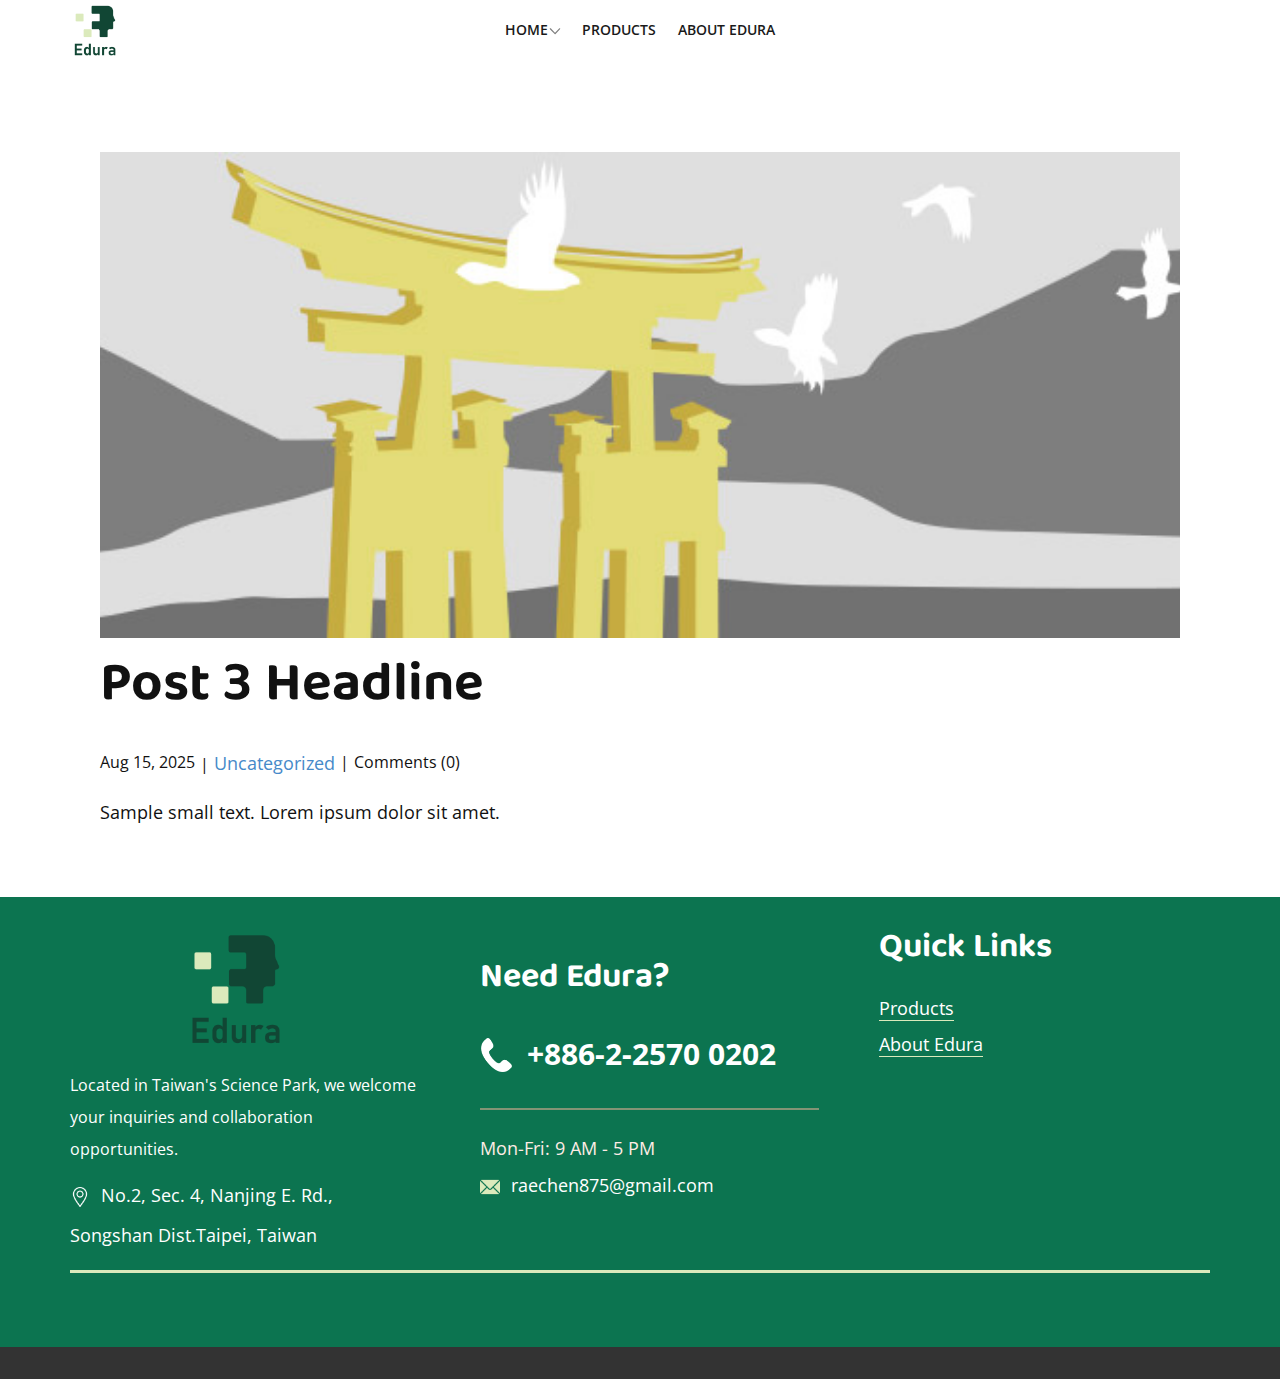
<file: blog/post-2.html>
<!DOCTYPE html>
<html style="font-size: 16px;" lang="en"><head>
    <meta name="viewport" content="width=device-width, initial-scale=1.0">
    <meta charset="utf-8">
    <meta name="keywords" content="Post 1 Headline">
    <meta name="description" content="">
    <title>Post 3 Headline</title>
    <link rel="stylesheet" href="../nicepage.css" media="screen">
<link rel="stylesheet" href="../Post-Template.css" media="screen">
    <script class="u-script" type="text/javascript" src="../jquery.js" defer=""></script>
    <script class="u-script" type="text/javascript" src="../nicepage.js" defer=""></script>
    <meta name="generator" content="Nicepage 7.12.8, nicepage.com">
    
    
    
    <link id="u-page-google-font" rel="stylesheet" href="https://fonts.googleapis.com/css2?display=swap&amp;family=Open+Sans:ital,wght@0,300;0,400;0,500;0,600;0,700;0,800;1,300;1,400;1,500;1,600;1,700;1,800&amp;family=Baloo+Tamma+2:wght@400;500;600;700;800">
    <script type="application/ld+json">{
		"@context": "http://schema.org",
		"@type": "Organization",
		"name": "",
		"logo": "images/20250814_edura_logo.png"
}</script>
    <meta name="theme-color" content="#478ac9">
  <meta data-intl-tel-input-cdn-path="intlTelInput/"></head>
  <body data-path-to-root="./" data-include-products="false" class="u-body u-xl-mode" data-lang="en"><header class="u-clearfix u-header u-sticky u-sticky-b663 u-white" id="sec-977b" data-animation-name="" data-animation-duration="0" data-animation-delay="0" data-animation-direction=""><div class="u-clearfix u-sheet u-valign-middle-xs u-sheet-1">
        <a href="#" class="u-image u-logo u-image-1" data-image-width="662" data-image-height="716">
          <img src="../images/20250814_edura_logo.png" class="u-logo-image u-logo-image-1">
        </a>
        <nav class="u-dropdown-icon u-menu u-menu-dropdown u-offcanvas u-menu-1" data-responsive-from="MD" role="navigation">
          <div class="menu-collapse" style="font-size: 0.875rem; letter-spacing: 0px; text-transform: uppercase; font-weight: 600;">
            <a class="u-button-style u-custom-active-color u-custom-border u-custom-border-color u-custom-color u-custom-hover-color u-custom-left-right-menu-spacing u-custom-padding-bottom u-custom-text-active-color u-custom-text-color u-custom-text-hover-color u-custom-top-bottom-menu-spacing u-hamburger-link u-nav-link u-text-active-palette-2-base u-text-hover-palette-2-base" href="#" tabindex="-1" aria-label="Open menu" aria-controls="de6c">
              <svg class="u-svg-link" viewBox="0 0 24 24"><use xmlns:xlink="http://www.w3.org/1999/xlink" xlink:href="#menu-hamburger"></use></svg>
              <svg class="u-svg-content" version="1.1" id="menu-hamburger" viewBox="0 0 16 16" x="0px" y="0px" xmlns:xlink="http://www.w3.org/1999/xlink" xmlns="http://www.w3.org/2000/svg"><g><rect y="1" width="16" height="2"></rect><rect y="7" width="16" height="2"></rect><rect y="13" width="16" height="2"></rect>
</g></svg>
            </a>
          </div>
          <div class="u-custom-menu u-nav-container">
            <ul class="u-nav u-spacing-22 u-unstyled u-nav-1" role="menubar"><li role="none" class="u-nav-item"><a role="menuitem" class="u-border-2 u-border-active-custom-color-1 u-border-hover-custom-color-1 u-border-no-left u-border-no-right u-border-no-top u-button-style u-nav-link u-text-active-custom-color-1 u-text-grey-90 u-text-hover-custom-color-1" href="../" style="padding: 10px 0px;">Home</a><div class="u-nav-popup"><ul role="menu" class="u-h-spacing-15 u-nav u-unstyled u-v-spacing-10" aria-label="Home menu"><li role="none" class="u-nav-item"><a tabindex="-1" role="menuitem" class="u-button-style u-nav-link u-white" href="#">Our Services</a>
</li><li role="none" class="u-nav-item"><a tabindex="-1" role="menuitem" class="u-button-style u-nav-link u-white" href="#">ePal AI Book</a>
</li></ul>
</div>
</li><li role="none" class="u-nav-item"><a role="menuitem" class="u-border-2 u-border-active-custom-color-1 u-border-hover-custom-color-1 u-border-no-left u-border-no-right u-border-no-top u-button-style u-nav-link u-text-active-custom-color-1 u-text-grey-90 u-text-hover-custom-color-1" href="../Products.html" style="padding: 10px 0px;">Products</a>
</li><li role="none" class="u-nav-item"><a role="menuitem" class="u-border-2 u-border-active-custom-color-1 u-border-hover-custom-color-1 u-border-no-left u-border-no-right u-border-no-top u-button-style u-nav-link u-text-active-custom-color-1 u-text-grey-90 u-text-hover-custom-color-1" href="../About-Edura.html" style="padding: 10px 0px;">About Edura</a>
</li></ul>
          </div>
          <div class="u-custom-menu u-nav-container-collapse" id="de6c" role="region" aria-label="Menu panel">
            <div class="u-black u-container-style u-inner-container-layout u-opacity u-opacity-95 u-sidenav">
              <div class="u-inner-container-layout u-sidenav-overflow">
                <div class="u-menu-close" tabindex="-1" aria-label="Close menu"></div>
                <ul class="u-align-center u-nav u-popupmenu-items u-unstyled u-nav-3" role="menubar"><li role="none" class="u-nav-item"><a role="menuitem" class="u-button-style u-nav-link" href="../">Home</a><div class="u-nav-popup"><ul role="menu" class="u-h-spacing-15 u-nav u-unstyled u-v-spacing-10" aria-label="Home menu"><li role="none" class="u-nav-item"><a tabindex="-1" role="menuitem" class="u-button-style u-nav-link" href="#">Our Services</a>
</li><li role="none" class="u-nav-item"><a tabindex="-1" role="menuitem" class="u-button-style u-nav-link" href="#">ePal AI Book</a>
</li></ul>
</div>
</li><li role="none" class="u-nav-item"><a role="menuitem" class="u-button-style u-nav-link" href="../Products.html">Products</a>
</li><li role="none" class="u-nav-item"><a role="menuitem" class="u-button-style u-nav-link" href="../About-Edura.html">About Edura</a>
</li></ul>
              </div>
            </div>
            <div class="u-black u-menu-overlay u-opacity u-opacity-70"></div>
          </div>
          <style class="menu-style">@media (max-width: 939px) {
                    [data-responsive-from="MD"] .u-nav-container {
                        display: none;
                    }
                    [data-responsive-from="MD"] .menu-collapse {
                        display: block;
                    }
                }</style>
        </nav>
      </div></header>
    <section class="u-align-center u-clearfix u-section-1" id="sec-d8d1">
      <div class="u-clearfix u-sheet u-valign-middle-md u-valign-middle-sm u-valign-middle-xs u-sheet-1"><!--post_details--><!--post_details_options_json--><!--{"source":""}--><!--/post_details_options_json--><!--blog_post-->
        <div class="u-container-style u-expanded-width u-post-details u-post-details-1">
          <div class="u-container-layout u-valign-middle u-container-layout-1"><!--blog_post_image-->
            <img alt="" class="u-blog-control u-expanded-width u-image u-image-default u-image-1" src="../images/8ad73f3c.jpeg"><!--/blog_post_image--><!--blog_post_header-->
            <h2 class="u-blog-control u-text u-text-1">Post 3 Headline</h2><!--/blog_post_header--><!--blog_post_metadata-->
            <div class="u-blog-control u-metadata u-metadata-1"><!--blog_post_metadata_date--><span class="u-meta-date u-meta-icon">Aug 15, 2025</span><!--/blog_post_metadata_date--><!--blog_post_metadata_category--><span class="u-meta-category u-meta-icon"><a href="/blog/blog.html#/blog-1///">Uncategorized</a></span><!--/blog_post_metadata_category--><!--blog_post_metadata_comments--><span class="u-meta-comments u-meta-icon"><!--blog_post_metadata_comments_content-->Comments (0)<!--/blog_post_metadata_comments_content--></span><!--/blog_post_metadata_comments-->
            </div><!--/blog_post_metadata--><!--blog_post_content-->
            <div class="u-align-justify u-blog-control u-post-content u-text u-text-2 fr-view">
  Sample small text. Lorem ipsum dolor sit amet.
  </div><!--/blog_post_content-->
          </div>
        </div><!--/blog_post--><!--/post_details-->
      </div>
    </section>
    
    
    
    <footer class="u-align-center u-clearfix u-container-align-center u-custom-color-1 u-footer u-footer" id="sec-a5be"><div class="u-clearfix u-sheet u-sheet-1">
        <div class="data-layout-selected u-clearfix u-expanded-width u-layout-wrap u-layout-wrap-1">
          <div class="u-layout">
            <div class="u-layout-row">
              <div class="u-container-style u-layout-cell u-size-20-lg u-size-20-xl u-size-30-md u-size-30-sm u-size-30-xs u-layout-cell-1">
                <div class="u-container-layout u-container-layout-1">
                  <a href="" class="u-image u-logo u-image-1" data-image-width="662" data-image-height="716">
                    <img src="../images/20250814_edura_logo.png" class="u-logo-image u-logo-image-1">
                  </a>
                  <p class="u-text u-text-default u-text-1"> Located in Taiwan's Science Park, we welcome your inquiries and collaboration opportunities.</p>
                  <p class="u-text u-text-default u-text-2"><span class="u-file-icon u-icon u-text-white u-icon-1"><img src="../images/2838912-05a28158.png" alt=""></span> No.2, Sec. 4, Nanjing E. Rd., Songshan Dist.Taipei, Taiwan
                  </p>
                </div>
              </div>
              <div class="u-container-align-left u-container-style u-layout-cell u-shape-rectangle u-size-21-lg u-size-21-xl u-size-30-md u-size-30-sm u-size-30-xs u-layout-cell-2">
                <div class="u-container-layout u-valign-bottom u-container-layout-2">
                  <h3 class="u-align-left u-text u-text-3"> Need Edura?&nbsp;</h3>
                  <p class="u-align-left u-text u-text-4"><span class="u-file-icon u-icon u-text-white u-icon-2" data-animation-name="" data-animation-duration="0" data-animation-delay="0" data-animation-direction=""><img src="../images/1257-846fd2c8.png" alt=""></span>
                    <a href="tel:+12345678910" class="u-active-none u-border-none u-btn u-button-link u-button-style u-hover-none u-none u-text-active-custom-color-2 u-text-body-alt-color u-text-hover-custom-color-2 u-btn-1" data-animation-name="" data-animation-duration="0" data-animation-delay="0" data-animation-direction="">+​​886-2-2570 0202</a>
                  </p>
                  <div class="u-align-left u-border-2 u-border-palette-2-light-2 u-expanded-width u-line u-line-horizontal u-opacity u-opacity-50 u-line-1"></div>
                  <p class="u-align-left u-text u-text-palette-2-light-3 u-text-5"> Mon-Fri: 9 AM - 5 PM <br>
                  </p>
                  <p class="u-align-left u-text u-text-default u-text-6"><span class="u-file-icon u-icon u-text-custom-color-2 u-icon-3" data-animation-name="" data-animation-duration="0" data-animation-delay="0" data-animation-direction=""><img src="../images/542689-2424f6ff.png" alt=""></span>
                    <a href="mailto:roofing@support.com" class="u-active-none u-border-none u-btn u-button-link u-button-style u-hover-none u-none u-text-active-custom-color-2 u-text-hover-custom-color-2 u-btn-2"> raechen875@gmail.com<br>
                      <br>
                    </a>
                  </p>
                </div>
              </div>
              <div class="u-container-align-left-lg u-container-align-left-xl u-container-style u-layout-cell u-shape-rectangle u-size-19-lg u-size-19-xl u-size-60-md u-size-60-sm u-size-60-xs u-layout-cell-3">
                <div class="u-container-layout u-container-layout-3">
                  <h3 class="u-align-left u-text u-text-7">Quick ​Links</h3>
                  <p class="u-align-left u-text u-text-8">
                    <a href="../Products.html" data-page-id="303216604" class="u-active-none u-border-1 u-border-active-white u-border-custom-color-2 u-border-hover-white u-border-no-left u-border-no-right u-border-no-top u-btn u-button-link u-button-style u-hover-none u-none u-text-active-palette-2-light-2 u-text-body-alt-color u-text-hover-palette-2-light-2 u-btn-3" title="#" data-animation-name="" data-animation-duration="0" data-animation-delay="0" data-animation-direction="">Products</a>
                    <a href="../About-Edura.html" data-page-id="1721503231" class="u-active-none u-border-1 u-border-active-white u-border-custom-color-2 u-border-hover-white u-border-no-left u-border-no-right u-border-no-top u-btn u-button-link u-button-style u-hover-none u-none u-text-active-palette-2-light-2 u-text-body-alt-color u-text-hover-custom-color-2 u-btn-4" title="#" data-animation-name="" data-animation-duration="0" data-animation-delay="0" data-animation-direction="">
                      <br>About Edura
                    </a>
                    <br>
                  </p>
                </div>
              </div>
            </div>
          </div>
        </div>
        <div class="u-align-center u-border-3 u-border-custom-color-2 u-expanded-width u-line u-line-horizontal u-line-2"></div>
      </div></footer>
    <section class="u-backlink u-clearfix u-grey-80"></section>
  
</body></html>
</file>
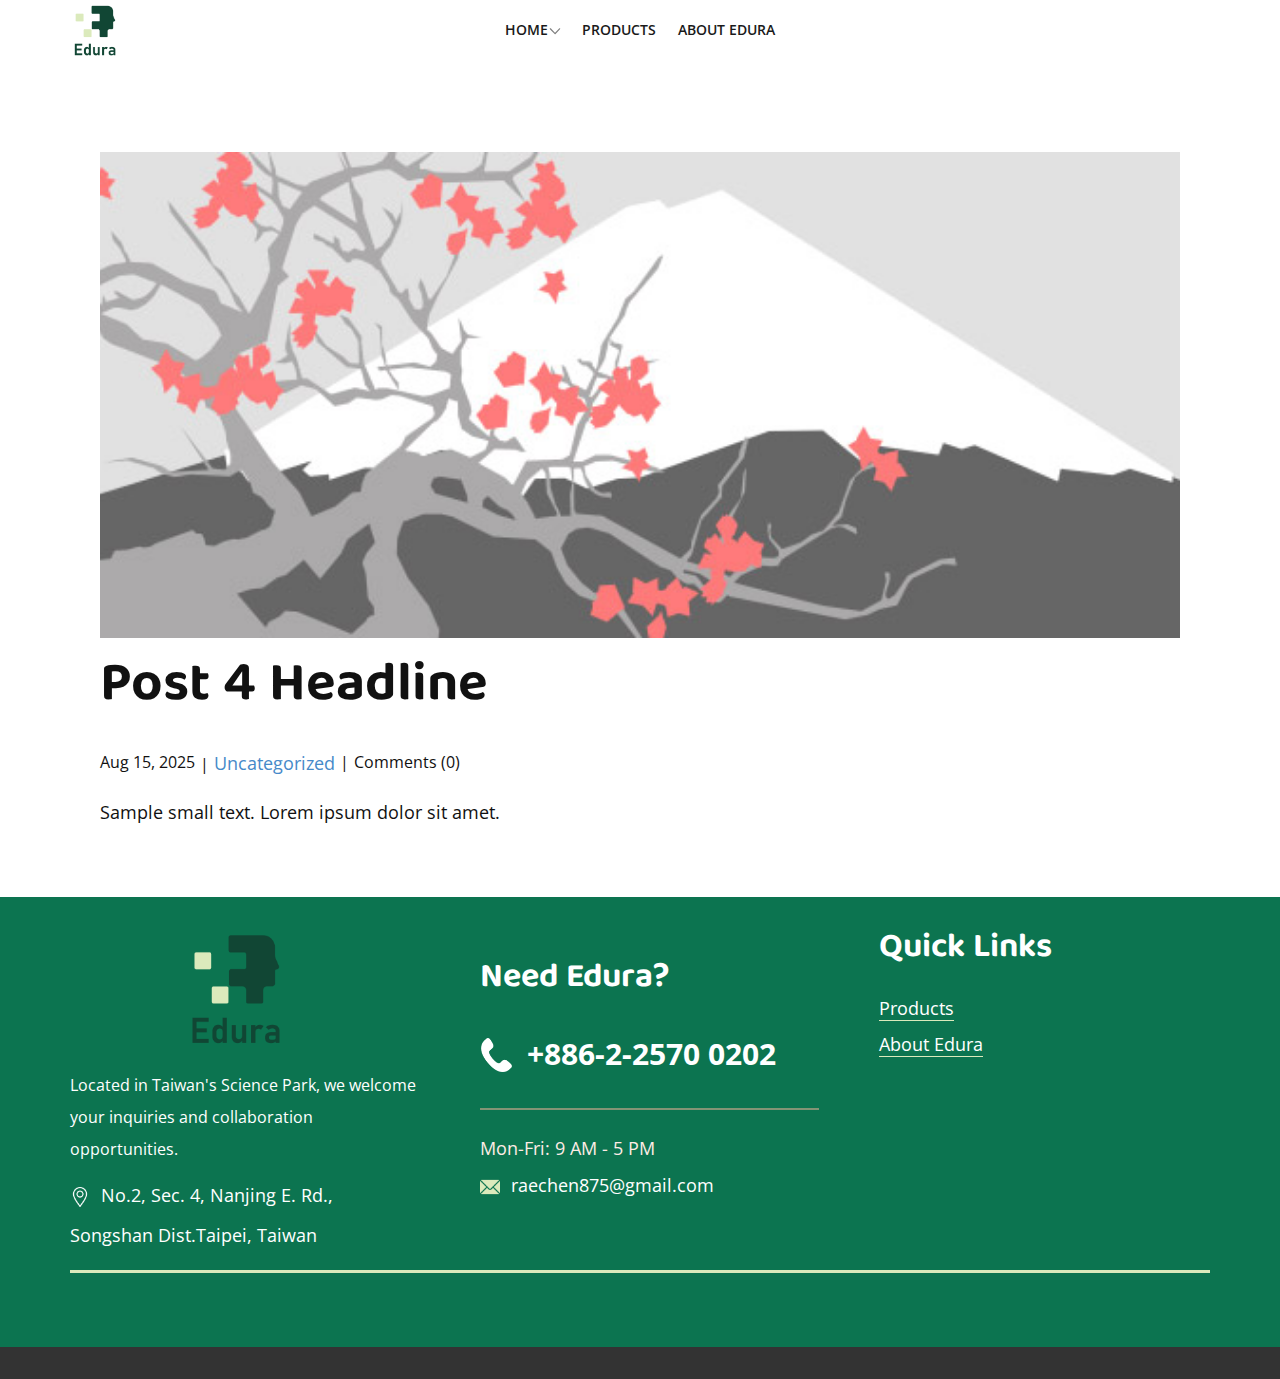
<file: blog/post-3.html>
<!DOCTYPE html>
<html style="font-size: 16px;" lang="en"><head>
    <meta name="viewport" content="width=device-width, initial-scale=1.0">
    <meta charset="utf-8">
    <meta name="keywords" content="Post 1 Headline">
    <meta name="description" content="">
    <title>Post 4 Headline</title>
    <link rel="stylesheet" href="../nicepage.css" media="screen">
<link rel="stylesheet" href="../Post-Template.css" media="screen">
    <script class="u-script" type="text/javascript" src="../jquery.js" defer=""></script>
    <script class="u-script" type="text/javascript" src="../nicepage.js" defer=""></script>
    <meta name="generator" content="Nicepage 7.12.8, nicepage.com">
    
    
    
    <link id="u-page-google-font" rel="stylesheet" href="https://fonts.googleapis.com/css2?display=swap&amp;family=Open+Sans:ital,wght@0,300;0,400;0,500;0,600;0,700;0,800;1,300;1,400;1,500;1,600;1,700;1,800&amp;family=Baloo+Tamma+2:wght@400;500;600;700;800">
    <script type="application/ld+json">{
		"@context": "http://schema.org",
		"@type": "Organization",
		"name": "",
		"logo": "images/20250814_edura_logo.png"
}</script>
    <meta name="theme-color" content="#478ac9">
  <meta data-intl-tel-input-cdn-path="intlTelInput/"></head>
  <body data-path-to-root="./" data-include-products="false" class="u-body u-xl-mode" data-lang="en"><header class="u-clearfix u-header u-sticky u-sticky-b663 u-white" id="sec-977b" data-animation-name="" data-animation-duration="0" data-animation-delay="0" data-animation-direction=""><div class="u-clearfix u-sheet u-valign-middle-xs u-sheet-1">
        <a href="#" class="u-image u-logo u-image-1" data-image-width="662" data-image-height="716">
          <img src="../images/20250814_edura_logo.png" class="u-logo-image u-logo-image-1">
        </a>
        <nav class="u-dropdown-icon u-menu u-menu-dropdown u-offcanvas u-menu-1" data-responsive-from="MD" role="navigation">
          <div class="menu-collapse" style="font-size: 0.875rem; letter-spacing: 0px; text-transform: uppercase; font-weight: 600;">
            <a class="u-button-style u-custom-active-color u-custom-border u-custom-border-color u-custom-color u-custom-hover-color u-custom-left-right-menu-spacing u-custom-padding-bottom u-custom-text-active-color u-custom-text-color u-custom-text-hover-color u-custom-top-bottom-menu-spacing u-hamburger-link u-nav-link u-text-active-palette-2-base u-text-hover-palette-2-base" href="#" tabindex="-1" aria-label="Open menu" aria-controls="de6c">
              <svg class="u-svg-link" viewBox="0 0 24 24"><use xmlns:xlink="http://www.w3.org/1999/xlink" xlink:href="#menu-hamburger"></use></svg>
              <svg class="u-svg-content" version="1.1" id="menu-hamburger" viewBox="0 0 16 16" x="0px" y="0px" xmlns:xlink="http://www.w3.org/1999/xlink" xmlns="http://www.w3.org/2000/svg"><g><rect y="1" width="16" height="2"></rect><rect y="7" width="16" height="2"></rect><rect y="13" width="16" height="2"></rect>
</g></svg>
            </a>
          </div>
          <div class="u-custom-menu u-nav-container">
            <ul class="u-nav u-spacing-22 u-unstyled u-nav-1" role="menubar"><li role="none" class="u-nav-item"><a role="menuitem" class="u-border-2 u-border-active-custom-color-1 u-border-hover-custom-color-1 u-border-no-left u-border-no-right u-border-no-top u-button-style u-nav-link u-text-active-custom-color-1 u-text-grey-90 u-text-hover-custom-color-1" href="../" style="padding: 10px 0px;">Home</a><div class="u-nav-popup"><ul role="menu" class="u-h-spacing-15 u-nav u-unstyled u-v-spacing-10" aria-label="Home menu"><li role="none" class="u-nav-item"><a tabindex="-1" role="menuitem" class="u-button-style u-nav-link u-white" href="#">Our Services</a>
</li><li role="none" class="u-nav-item"><a tabindex="-1" role="menuitem" class="u-button-style u-nav-link u-white" href="#">ePal AI Book</a>
</li></ul>
</div>
</li><li role="none" class="u-nav-item"><a role="menuitem" class="u-border-2 u-border-active-custom-color-1 u-border-hover-custom-color-1 u-border-no-left u-border-no-right u-border-no-top u-button-style u-nav-link u-text-active-custom-color-1 u-text-grey-90 u-text-hover-custom-color-1" href="../Products.html" style="padding: 10px 0px;">Products</a>
</li><li role="none" class="u-nav-item"><a role="menuitem" class="u-border-2 u-border-active-custom-color-1 u-border-hover-custom-color-1 u-border-no-left u-border-no-right u-border-no-top u-button-style u-nav-link u-text-active-custom-color-1 u-text-grey-90 u-text-hover-custom-color-1" href="../About-Edura.html" style="padding: 10px 0px;">About Edura</a>
</li></ul>
          </div>
          <div class="u-custom-menu u-nav-container-collapse" id="de6c" role="region" aria-label="Menu panel">
            <div class="u-black u-container-style u-inner-container-layout u-opacity u-opacity-95 u-sidenav">
              <div class="u-inner-container-layout u-sidenav-overflow">
                <div class="u-menu-close" tabindex="-1" aria-label="Close menu"></div>
                <ul class="u-align-center u-nav u-popupmenu-items u-unstyled u-nav-3" role="menubar"><li role="none" class="u-nav-item"><a role="menuitem" class="u-button-style u-nav-link" href="../">Home</a><div class="u-nav-popup"><ul role="menu" class="u-h-spacing-15 u-nav u-unstyled u-v-spacing-10" aria-label="Home menu"><li role="none" class="u-nav-item"><a tabindex="-1" role="menuitem" class="u-button-style u-nav-link" href="#">Our Services</a>
</li><li role="none" class="u-nav-item"><a tabindex="-1" role="menuitem" class="u-button-style u-nav-link" href="#">ePal AI Book</a>
</li></ul>
</div>
</li><li role="none" class="u-nav-item"><a role="menuitem" class="u-button-style u-nav-link" href="../Products.html">Products</a>
</li><li role="none" class="u-nav-item"><a role="menuitem" class="u-button-style u-nav-link" href="../About-Edura.html">About Edura</a>
</li></ul>
              </div>
            </div>
            <div class="u-black u-menu-overlay u-opacity u-opacity-70"></div>
          </div>
          <style class="menu-style">@media (max-width: 939px) {
                    [data-responsive-from="MD"] .u-nav-container {
                        display: none;
                    }
                    [data-responsive-from="MD"] .menu-collapse {
                        display: block;
                    }
                }</style>
        </nav>
      </div></header>
    <section class="u-align-center u-clearfix u-section-1" id="sec-d8d1">
      <div class="u-clearfix u-sheet u-valign-middle-md u-valign-middle-sm u-valign-middle-xs u-sheet-1"><!--post_details--><!--post_details_options_json--><!--{"source":""}--><!--/post_details_options_json--><!--blog_post-->
        <div class="u-container-style u-expanded-width u-post-details u-post-details-1">
          <div class="u-container-layout u-valign-middle u-container-layout-1"><!--blog_post_image-->
            <img alt="" class="u-blog-control u-expanded-width u-image u-image-default u-image-1" src="../images/0fd3416c.jpeg"><!--/blog_post_image--><!--blog_post_header-->
            <h2 class="u-blog-control u-text u-text-1">Post 4 Headline</h2><!--/blog_post_header--><!--blog_post_metadata-->
            <div class="u-blog-control u-metadata u-metadata-1"><!--blog_post_metadata_date--><span class="u-meta-date u-meta-icon">Aug 15, 2025</span><!--/blog_post_metadata_date--><!--blog_post_metadata_category--><span class="u-meta-category u-meta-icon"><a href="/blog/blog.html#/blog-1///">Uncategorized</a></span><!--/blog_post_metadata_category--><!--blog_post_metadata_comments--><span class="u-meta-comments u-meta-icon"><!--blog_post_metadata_comments_content-->Comments (0)<!--/blog_post_metadata_comments_content--></span><!--/blog_post_metadata_comments-->
            </div><!--/blog_post_metadata--><!--blog_post_content-->
            <div class="u-align-justify u-blog-control u-post-content u-text u-text-2 fr-view">
  Sample small text. Lorem ipsum dolor sit amet.
  </div><!--/blog_post_content-->
          </div>
        </div><!--/blog_post--><!--/post_details-->
      </div>
    </section>
    
    
    
    <footer class="u-align-center u-clearfix u-container-align-center u-custom-color-1 u-footer u-footer" id="sec-a5be"><div class="u-clearfix u-sheet u-sheet-1">
        <div class="data-layout-selected u-clearfix u-expanded-width u-layout-wrap u-layout-wrap-1">
          <div class="u-layout">
            <div class="u-layout-row">
              <div class="u-container-style u-layout-cell u-size-20-lg u-size-20-xl u-size-30-md u-size-30-sm u-size-30-xs u-layout-cell-1">
                <div class="u-container-layout u-container-layout-1">
                  <a href="" class="u-image u-logo u-image-1" data-image-width="662" data-image-height="716">
                    <img src="../images/20250814_edura_logo.png" class="u-logo-image u-logo-image-1">
                  </a>
                  <p class="u-text u-text-default u-text-1"> Located in Taiwan's Science Park, we welcome your inquiries and collaboration opportunities.</p>
                  <p class="u-text u-text-default u-text-2"><span class="u-file-icon u-icon u-text-white u-icon-1"><img src="../images/2838912-05a28158.png" alt=""></span> No.2, Sec. 4, Nanjing E. Rd., Songshan Dist.Taipei, Taiwan
                  </p>
                </div>
              </div>
              <div class="u-container-align-left u-container-style u-layout-cell u-shape-rectangle u-size-21-lg u-size-21-xl u-size-30-md u-size-30-sm u-size-30-xs u-layout-cell-2">
                <div class="u-container-layout u-valign-bottom u-container-layout-2">
                  <h3 class="u-align-left u-text u-text-3"> Need Edura?&nbsp;</h3>
                  <p class="u-align-left u-text u-text-4"><span class="u-file-icon u-icon u-text-white u-icon-2" data-animation-name="" data-animation-duration="0" data-animation-delay="0" data-animation-direction=""><img src="../images/1257-846fd2c8.png" alt=""></span>
                    <a href="tel:+12345678910" class="u-active-none u-border-none u-btn u-button-link u-button-style u-hover-none u-none u-text-active-custom-color-2 u-text-body-alt-color u-text-hover-custom-color-2 u-btn-1" data-animation-name="" data-animation-duration="0" data-animation-delay="0" data-animation-direction="">+​​886-2-2570 0202</a>
                  </p>
                  <div class="u-align-left u-border-2 u-border-palette-2-light-2 u-expanded-width u-line u-line-horizontal u-opacity u-opacity-50 u-line-1"></div>
                  <p class="u-align-left u-text u-text-palette-2-light-3 u-text-5"> Mon-Fri: 9 AM - 5 PM <br>
                  </p>
                  <p class="u-align-left u-text u-text-default u-text-6"><span class="u-file-icon u-icon u-text-custom-color-2 u-icon-3" data-animation-name="" data-animation-duration="0" data-animation-delay="0" data-animation-direction=""><img src="../images/542689-2424f6ff.png" alt=""></span>
                    <a href="mailto:roofing@support.com" class="u-active-none u-border-none u-btn u-button-link u-button-style u-hover-none u-none u-text-active-custom-color-2 u-text-hover-custom-color-2 u-btn-2"> raechen875@gmail.com<br>
                      <br>
                    </a>
                  </p>
                </div>
              </div>
              <div class="u-container-align-left-lg u-container-align-left-xl u-container-style u-layout-cell u-shape-rectangle u-size-19-lg u-size-19-xl u-size-60-md u-size-60-sm u-size-60-xs u-layout-cell-3">
                <div class="u-container-layout u-container-layout-3">
                  <h3 class="u-align-left u-text u-text-7">Quick ​Links</h3>
                  <p class="u-align-left u-text u-text-8">
                    <a href="../Products.html" data-page-id="303216604" class="u-active-none u-border-1 u-border-active-white u-border-custom-color-2 u-border-hover-white u-border-no-left u-border-no-right u-border-no-top u-btn u-button-link u-button-style u-hover-none u-none u-text-active-palette-2-light-2 u-text-body-alt-color u-text-hover-palette-2-light-2 u-btn-3" title="#" data-animation-name="" data-animation-duration="0" data-animation-delay="0" data-animation-direction="">Products</a>
                    <a href="../About-Edura.html" data-page-id="1721503231" class="u-active-none u-border-1 u-border-active-white u-border-custom-color-2 u-border-hover-white u-border-no-left u-border-no-right u-border-no-top u-btn u-button-link u-button-style u-hover-none u-none u-text-active-palette-2-light-2 u-text-body-alt-color u-text-hover-custom-color-2 u-btn-4" title="#" data-animation-name="" data-animation-duration="0" data-animation-delay="0" data-animation-direction="">
                      <br>About Edura
                    </a>
                    <br>
                  </p>
                </div>
              </div>
            </div>
          </div>
        </div>
        <div class="u-align-center u-border-3 u-border-custom-color-2 u-expanded-width u-line u-line-horizontal u-line-2"></div>
      </div></footer>
    <section class="u-backlink u-clearfix u-grey-80"></section>
  
</body></html>
</file>
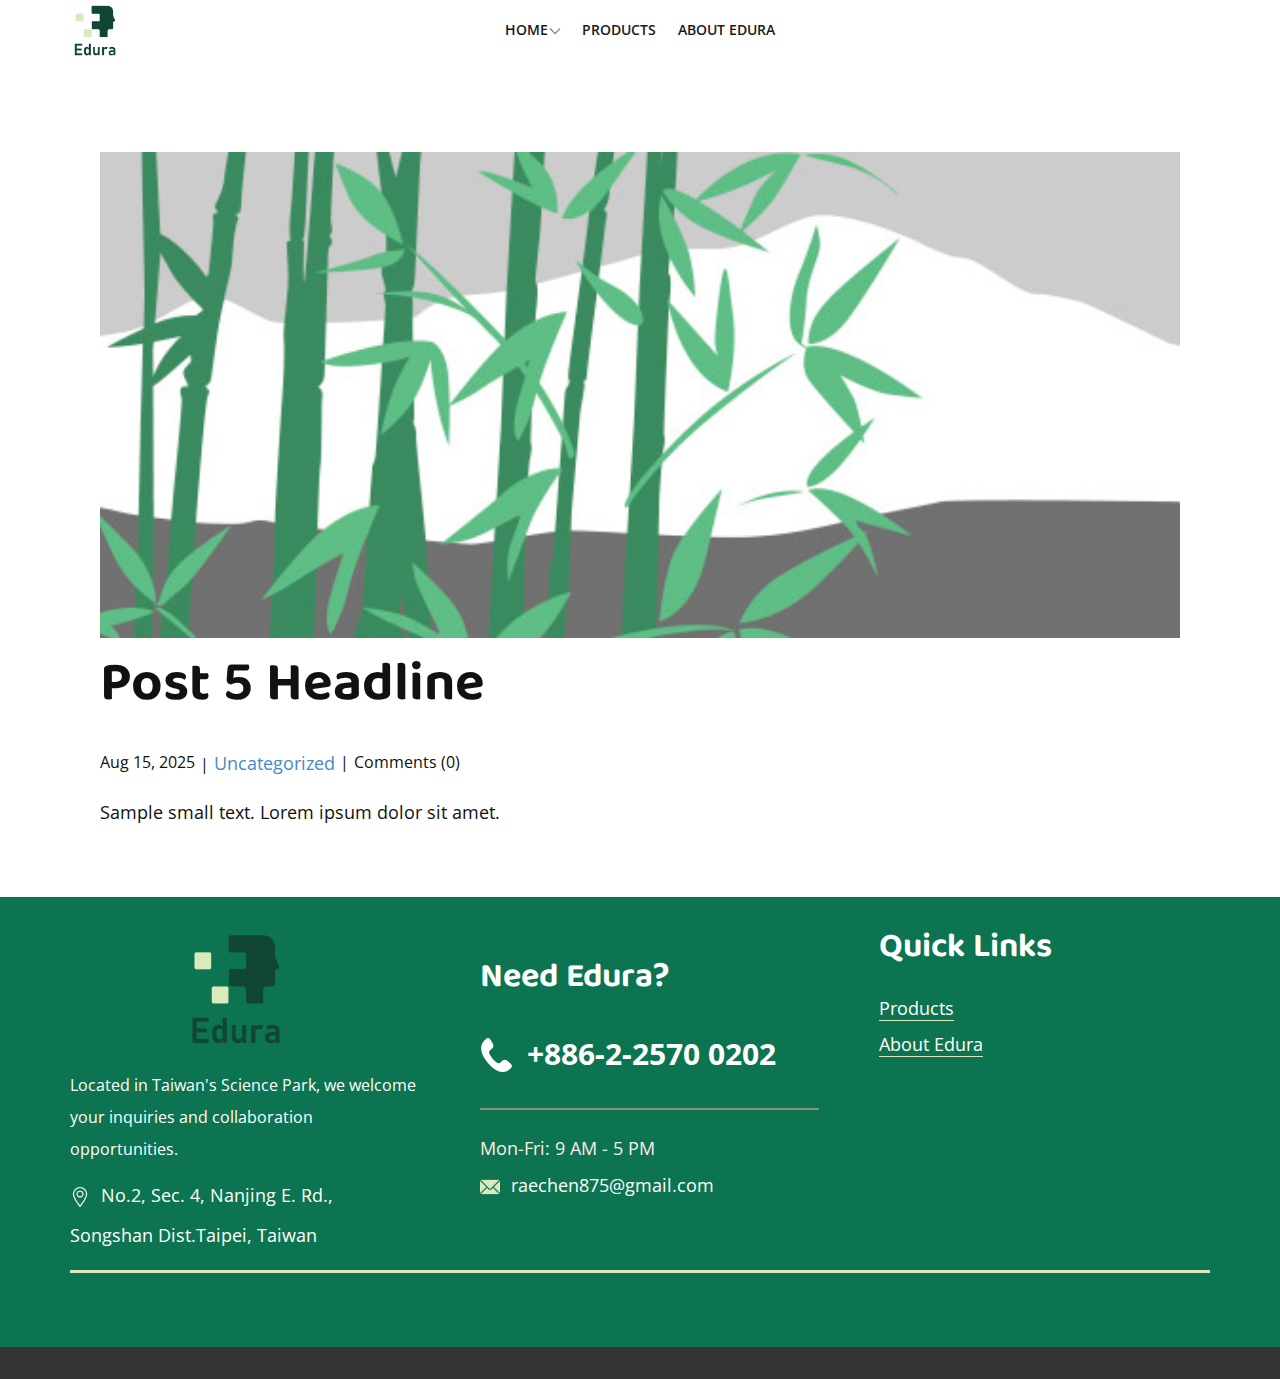
<file: blog/post-4.html>
<!DOCTYPE html>
<html style="font-size: 16px;" lang="en"><head>
    <meta name="viewport" content="width=device-width, initial-scale=1.0">
    <meta charset="utf-8">
    <meta name="keywords" content="Post 1 Headline">
    <meta name="description" content="">
    <title>Post 5 Headline</title>
    <link rel="stylesheet" href="../nicepage.css" media="screen">
<link rel="stylesheet" href="../Post-Template.css" media="screen">
    <script class="u-script" type="text/javascript" src="../jquery.js" defer=""></script>
    <script class="u-script" type="text/javascript" src="../nicepage.js" defer=""></script>
    <meta name="generator" content="Nicepage 7.12.8, nicepage.com">
    
    
    
    <link id="u-page-google-font" rel="stylesheet" href="https://fonts.googleapis.com/css2?display=swap&amp;family=Open+Sans:ital,wght@0,300;0,400;0,500;0,600;0,700;0,800;1,300;1,400;1,500;1,600;1,700;1,800&amp;family=Baloo+Tamma+2:wght@400;500;600;700;800">
    <script type="application/ld+json">{
		"@context": "http://schema.org",
		"@type": "Organization",
		"name": "",
		"logo": "images/20250814_edura_logo.png"
}</script>
    <meta name="theme-color" content="#478ac9">
  <meta data-intl-tel-input-cdn-path="intlTelInput/"></head>
  <body data-path-to-root="./" data-include-products="false" class="u-body u-xl-mode" data-lang="en"><header class="u-clearfix u-header u-sticky u-sticky-b663 u-white" id="sec-977b" data-animation-name="" data-animation-duration="0" data-animation-delay="0" data-animation-direction=""><div class="u-clearfix u-sheet u-valign-middle-xs u-sheet-1">
        <a href="#" class="u-image u-logo u-image-1" data-image-width="662" data-image-height="716">
          <img src="../images/20250814_edura_logo.png" class="u-logo-image u-logo-image-1">
        </a>
        <nav class="u-dropdown-icon u-menu u-menu-dropdown u-offcanvas u-menu-1" data-responsive-from="MD" role="navigation">
          <div class="menu-collapse" style="font-size: 0.875rem; letter-spacing: 0px; text-transform: uppercase; font-weight: 600;">
            <a class="u-button-style u-custom-active-color u-custom-border u-custom-border-color u-custom-color u-custom-hover-color u-custom-left-right-menu-spacing u-custom-padding-bottom u-custom-text-active-color u-custom-text-color u-custom-text-hover-color u-custom-top-bottom-menu-spacing u-hamburger-link u-nav-link u-text-active-palette-2-base u-text-hover-palette-2-base" href="#" tabindex="-1" aria-label="Open menu" aria-controls="de6c">
              <svg class="u-svg-link" viewBox="0 0 24 24"><use xmlns:xlink="http://www.w3.org/1999/xlink" xlink:href="#menu-hamburger"></use></svg>
              <svg class="u-svg-content" version="1.1" id="menu-hamburger" viewBox="0 0 16 16" x="0px" y="0px" xmlns:xlink="http://www.w3.org/1999/xlink" xmlns="http://www.w3.org/2000/svg"><g><rect y="1" width="16" height="2"></rect><rect y="7" width="16" height="2"></rect><rect y="13" width="16" height="2"></rect>
</g></svg>
            </a>
          </div>
          <div class="u-custom-menu u-nav-container">
            <ul class="u-nav u-spacing-22 u-unstyled u-nav-1" role="menubar"><li role="none" class="u-nav-item"><a role="menuitem" class="u-border-2 u-border-active-custom-color-1 u-border-hover-custom-color-1 u-border-no-left u-border-no-right u-border-no-top u-button-style u-nav-link u-text-active-custom-color-1 u-text-grey-90 u-text-hover-custom-color-1" href="../" style="padding: 10px 0px;">Home</a><div class="u-nav-popup"><ul role="menu" class="u-h-spacing-15 u-nav u-unstyled u-v-spacing-10" aria-label="Home menu"><li role="none" class="u-nav-item"><a tabindex="-1" role="menuitem" class="u-button-style u-nav-link u-white" href="#">Our Services</a>
</li><li role="none" class="u-nav-item"><a tabindex="-1" role="menuitem" class="u-button-style u-nav-link u-white" href="#">ePal AI Book</a>
</li></ul>
</div>
</li><li role="none" class="u-nav-item"><a role="menuitem" class="u-border-2 u-border-active-custom-color-1 u-border-hover-custom-color-1 u-border-no-left u-border-no-right u-border-no-top u-button-style u-nav-link u-text-active-custom-color-1 u-text-grey-90 u-text-hover-custom-color-1" href="../Products.html" style="padding: 10px 0px;">Products</a>
</li><li role="none" class="u-nav-item"><a role="menuitem" class="u-border-2 u-border-active-custom-color-1 u-border-hover-custom-color-1 u-border-no-left u-border-no-right u-border-no-top u-button-style u-nav-link u-text-active-custom-color-1 u-text-grey-90 u-text-hover-custom-color-1" href="../About-Edura.html" style="padding: 10px 0px;">About Edura</a>
</li></ul>
          </div>
          <div class="u-custom-menu u-nav-container-collapse" id="de6c" role="region" aria-label="Menu panel">
            <div class="u-black u-container-style u-inner-container-layout u-opacity u-opacity-95 u-sidenav">
              <div class="u-inner-container-layout u-sidenav-overflow">
                <div class="u-menu-close" tabindex="-1" aria-label="Close menu"></div>
                <ul class="u-align-center u-nav u-popupmenu-items u-unstyled u-nav-3" role="menubar"><li role="none" class="u-nav-item"><a role="menuitem" class="u-button-style u-nav-link" href="../">Home</a><div class="u-nav-popup"><ul role="menu" class="u-h-spacing-15 u-nav u-unstyled u-v-spacing-10" aria-label="Home menu"><li role="none" class="u-nav-item"><a tabindex="-1" role="menuitem" class="u-button-style u-nav-link" href="#">Our Services</a>
</li><li role="none" class="u-nav-item"><a tabindex="-1" role="menuitem" class="u-button-style u-nav-link" href="#">ePal AI Book</a>
</li></ul>
</div>
</li><li role="none" class="u-nav-item"><a role="menuitem" class="u-button-style u-nav-link" href="../Products.html">Products</a>
</li><li role="none" class="u-nav-item"><a role="menuitem" class="u-button-style u-nav-link" href="../About-Edura.html">About Edura</a>
</li></ul>
              </div>
            </div>
            <div class="u-black u-menu-overlay u-opacity u-opacity-70"></div>
          </div>
          <style class="menu-style">@media (max-width: 939px) {
                    [data-responsive-from="MD"] .u-nav-container {
                        display: none;
                    }
                    [data-responsive-from="MD"] .menu-collapse {
                        display: block;
                    }
                }</style>
        </nav>
      </div></header>
    <section class="u-align-center u-clearfix u-section-1" id="sec-d8d1">
      <div class="u-clearfix u-sheet u-valign-middle-md u-valign-middle-sm u-valign-middle-xs u-sheet-1"><!--post_details--><!--post_details_options_json--><!--{"source":""}--><!--/post_details_options_json--><!--blog_post-->
        <div class="u-container-style u-expanded-width u-post-details u-post-details-1">
          <div class="u-container-layout u-valign-middle u-container-layout-1"><!--blog_post_image-->
            <img alt="" class="u-blog-control u-expanded-width u-image u-image-default u-image-1" src="../images/68f64b9d.jpeg"><!--/blog_post_image--><!--blog_post_header-->
            <h2 class="u-blog-control u-text u-text-1">Post 5 Headline</h2><!--/blog_post_header--><!--blog_post_metadata-->
            <div class="u-blog-control u-metadata u-metadata-1"><!--blog_post_metadata_date--><span class="u-meta-date u-meta-icon">Aug 15, 2025</span><!--/blog_post_metadata_date--><!--blog_post_metadata_category--><span class="u-meta-category u-meta-icon"><a href="/blog/blog.html#/blog-1///">Uncategorized</a></span><!--/blog_post_metadata_category--><!--blog_post_metadata_comments--><span class="u-meta-comments u-meta-icon"><!--blog_post_metadata_comments_content-->Comments (0)<!--/blog_post_metadata_comments_content--></span><!--/blog_post_metadata_comments-->
            </div><!--/blog_post_metadata--><!--blog_post_content-->
            <div class="u-align-justify u-blog-control u-post-content u-text u-text-2 fr-view">
  Sample small text. Lorem ipsum dolor sit amet.
  </div><!--/blog_post_content-->
          </div>
        </div><!--/blog_post--><!--/post_details-->
      </div>
    </section>
    
    
    
    <footer class="u-align-center u-clearfix u-container-align-center u-custom-color-1 u-footer u-footer" id="sec-a5be"><div class="u-clearfix u-sheet u-sheet-1">
        <div class="data-layout-selected u-clearfix u-expanded-width u-layout-wrap u-layout-wrap-1">
          <div class="u-layout">
            <div class="u-layout-row">
              <div class="u-container-style u-layout-cell u-size-20-lg u-size-20-xl u-size-30-md u-size-30-sm u-size-30-xs u-layout-cell-1">
                <div class="u-container-layout u-container-layout-1">
                  <a href="" class="u-image u-logo u-image-1" data-image-width="662" data-image-height="716">
                    <img src="../images/20250814_edura_logo.png" class="u-logo-image u-logo-image-1">
                  </a>
                  <p class="u-text u-text-default u-text-1"> Located in Taiwan's Science Park, we welcome your inquiries and collaboration opportunities.</p>
                  <p class="u-text u-text-default u-text-2"><span class="u-file-icon u-icon u-text-white u-icon-1"><img src="../images/2838912-05a28158.png" alt=""></span> No.2, Sec. 4, Nanjing E. Rd., Songshan Dist.Taipei, Taiwan
                  </p>
                </div>
              </div>
              <div class="u-container-align-left u-container-style u-layout-cell u-shape-rectangle u-size-21-lg u-size-21-xl u-size-30-md u-size-30-sm u-size-30-xs u-layout-cell-2">
                <div class="u-container-layout u-valign-bottom u-container-layout-2">
                  <h3 class="u-align-left u-text u-text-3"> Need Edura?&nbsp;</h3>
                  <p class="u-align-left u-text u-text-4"><span class="u-file-icon u-icon u-text-white u-icon-2" data-animation-name="" data-animation-duration="0" data-animation-delay="0" data-animation-direction=""><img src="../images/1257-846fd2c8.png" alt=""></span>
                    <a href="tel:+12345678910" class="u-active-none u-border-none u-btn u-button-link u-button-style u-hover-none u-none u-text-active-custom-color-2 u-text-body-alt-color u-text-hover-custom-color-2 u-btn-1" data-animation-name="" data-animation-duration="0" data-animation-delay="0" data-animation-direction="">+​​886-2-2570 0202</a>
                  </p>
                  <div class="u-align-left u-border-2 u-border-palette-2-light-2 u-expanded-width u-line u-line-horizontal u-opacity u-opacity-50 u-line-1"></div>
                  <p class="u-align-left u-text u-text-palette-2-light-3 u-text-5"> Mon-Fri: 9 AM - 5 PM <br>
                  </p>
                  <p class="u-align-left u-text u-text-default u-text-6"><span class="u-file-icon u-icon u-text-custom-color-2 u-icon-3" data-animation-name="" data-animation-duration="0" data-animation-delay="0" data-animation-direction=""><img src="../images/542689-2424f6ff.png" alt=""></span>
                    <a href="mailto:roofing@support.com" class="u-active-none u-border-none u-btn u-button-link u-button-style u-hover-none u-none u-text-active-custom-color-2 u-text-hover-custom-color-2 u-btn-2"> raechen875@gmail.com<br>
                      <br>
                    </a>
                  </p>
                </div>
              </div>
              <div class="u-container-align-left-lg u-container-align-left-xl u-container-style u-layout-cell u-shape-rectangle u-size-19-lg u-size-19-xl u-size-60-md u-size-60-sm u-size-60-xs u-layout-cell-3">
                <div class="u-container-layout u-container-layout-3">
                  <h3 class="u-align-left u-text u-text-7">Quick ​Links</h3>
                  <p class="u-align-left u-text u-text-8">
                    <a href="../Products.html" data-page-id="303216604" class="u-active-none u-border-1 u-border-active-white u-border-custom-color-2 u-border-hover-white u-border-no-left u-border-no-right u-border-no-top u-btn u-button-link u-button-style u-hover-none u-none u-text-active-palette-2-light-2 u-text-body-alt-color u-text-hover-palette-2-light-2 u-btn-3" title="#" data-animation-name="" data-animation-duration="0" data-animation-delay="0" data-animation-direction="">Products</a>
                    <a href="../About-Edura.html" data-page-id="1721503231" class="u-active-none u-border-1 u-border-active-white u-border-custom-color-2 u-border-hover-white u-border-no-left u-border-no-right u-border-no-top u-btn u-button-link u-button-style u-hover-none u-none u-text-active-palette-2-light-2 u-text-body-alt-color u-text-hover-custom-color-2 u-btn-4" title="#" data-animation-name="" data-animation-duration="0" data-animation-delay="0" data-animation-direction="">
                      <br>About Edura
                    </a>
                    <br>
                  </p>
                </div>
              </div>
            </div>
          </div>
        </div>
        <div class="u-align-center u-border-3 u-border-custom-color-2 u-expanded-width u-line u-line-horizontal u-line-2"></div>
      </div></footer>
    <section class="u-backlink u-clearfix u-grey-80"></section>
  
</body></html>
</file>
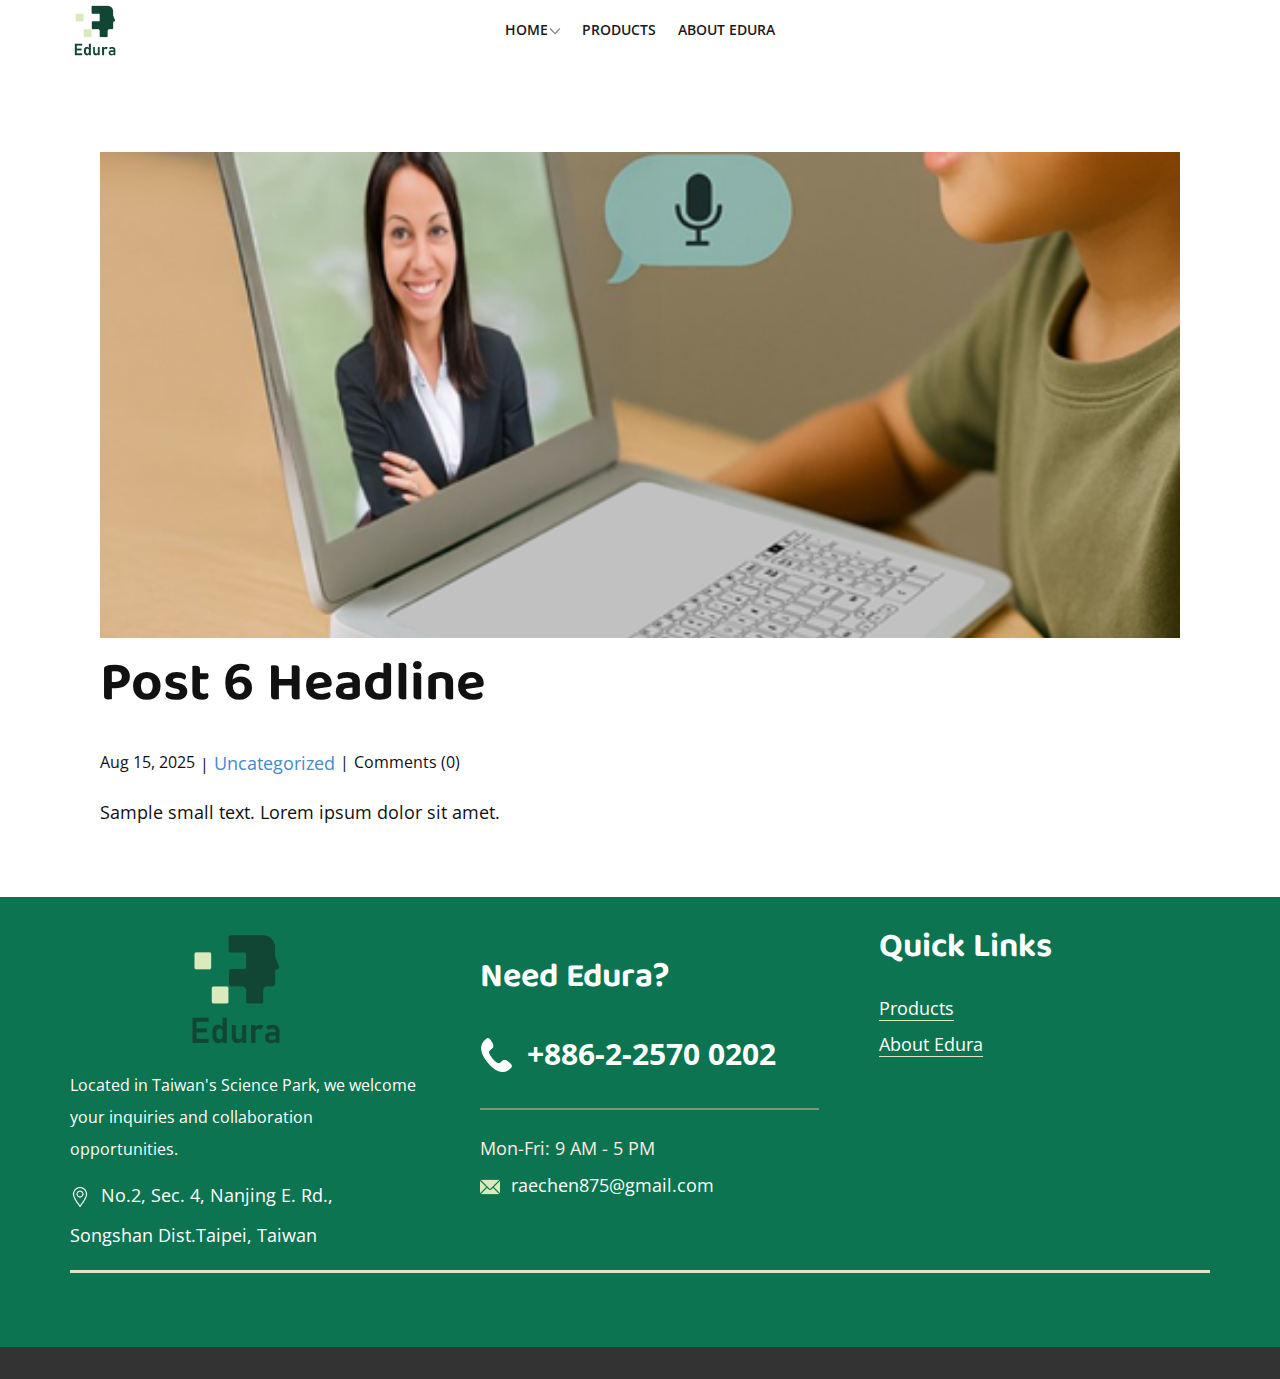
<file: blog/post-5.html>
<!DOCTYPE html>
<html style="font-size: 16px;" lang="en"><head>
    <meta name="viewport" content="width=device-width, initial-scale=1.0">
    <meta charset="utf-8">
    <meta name="keywords" content="Post 1 Headline">
    <meta name="description" content="">
    <title>Post 6 Headline</title>
    <link rel="stylesheet" href="../nicepage.css" media="screen">
<link rel="stylesheet" href="../Post-Template.css" media="screen">
    <script class="u-script" type="text/javascript" src="../jquery.js" defer=""></script>
    <script class="u-script" type="text/javascript" src="../nicepage.js" defer=""></script>
    <meta name="generator" content="Nicepage 7.12.8, nicepage.com">
    
    
    
    <link id="u-page-google-font" rel="stylesheet" href="https://fonts.googleapis.com/css2?display=swap&amp;family=Open+Sans:ital,wght@0,300;0,400;0,500;0,600;0,700;0,800;1,300;1,400;1,500;1,600;1,700;1,800&amp;family=Baloo+Tamma+2:wght@400;500;600;700;800">
    <script type="application/ld+json">{
		"@context": "http://schema.org",
		"@type": "Organization",
		"name": "",
		"logo": "images/20250814_edura_logo.png"
}</script>
    <meta name="theme-color" content="#478ac9">
  <meta data-intl-tel-input-cdn-path="intlTelInput/"></head>
  <body data-path-to-root="./" data-include-products="false" class="u-body u-xl-mode" data-lang="en"><header class="u-clearfix u-header u-sticky u-sticky-b663 u-white" id="sec-977b" data-animation-name="" data-animation-duration="0" data-animation-delay="0" data-animation-direction=""><div class="u-clearfix u-sheet u-valign-middle-xs u-sheet-1">
        <a href="#" class="u-image u-logo u-image-1" data-image-width="662" data-image-height="716">
          <img src="../images/20250814_edura_logo.png" class="u-logo-image u-logo-image-1">
        </a>
        <nav class="u-dropdown-icon u-menu u-menu-dropdown u-offcanvas u-menu-1" data-responsive-from="MD" role="navigation">
          <div class="menu-collapse" style="font-size: 0.875rem; letter-spacing: 0px; text-transform: uppercase; font-weight: 600;">
            <a class="u-button-style u-custom-active-color u-custom-border u-custom-border-color u-custom-color u-custom-hover-color u-custom-left-right-menu-spacing u-custom-padding-bottom u-custom-text-active-color u-custom-text-color u-custom-text-hover-color u-custom-top-bottom-menu-spacing u-hamburger-link u-nav-link u-text-active-palette-2-base u-text-hover-palette-2-base" href="#" tabindex="-1" aria-label="Open menu" aria-controls="de6c">
              <svg class="u-svg-link" viewBox="0 0 24 24"><use xmlns:xlink="http://www.w3.org/1999/xlink" xlink:href="#menu-hamburger"></use></svg>
              <svg class="u-svg-content" version="1.1" id="menu-hamburger" viewBox="0 0 16 16" x="0px" y="0px" xmlns:xlink="http://www.w3.org/1999/xlink" xmlns="http://www.w3.org/2000/svg"><g><rect y="1" width="16" height="2"></rect><rect y="7" width="16" height="2"></rect><rect y="13" width="16" height="2"></rect>
</g></svg>
            </a>
          </div>
          <div class="u-custom-menu u-nav-container">
            <ul class="u-nav u-spacing-22 u-unstyled u-nav-1" role="menubar"><li role="none" class="u-nav-item"><a role="menuitem" class="u-border-2 u-border-active-custom-color-1 u-border-hover-custom-color-1 u-border-no-left u-border-no-right u-border-no-top u-button-style u-nav-link u-text-active-custom-color-1 u-text-grey-90 u-text-hover-custom-color-1" href="../" style="padding: 10px 0px;">Home</a><div class="u-nav-popup"><ul role="menu" class="u-h-spacing-15 u-nav u-unstyled u-v-spacing-10" aria-label="Home menu"><li role="none" class="u-nav-item"><a tabindex="-1" role="menuitem" class="u-button-style u-nav-link u-white" href="#">Our Services</a>
</li><li role="none" class="u-nav-item"><a tabindex="-1" role="menuitem" class="u-button-style u-nav-link u-white" href="#">ePal AI Book</a>
</li></ul>
</div>
</li><li role="none" class="u-nav-item"><a role="menuitem" class="u-border-2 u-border-active-custom-color-1 u-border-hover-custom-color-1 u-border-no-left u-border-no-right u-border-no-top u-button-style u-nav-link u-text-active-custom-color-1 u-text-grey-90 u-text-hover-custom-color-1" href="../Products.html" style="padding: 10px 0px;">Products</a>
</li><li role="none" class="u-nav-item"><a role="menuitem" class="u-border-2 u-border-active-custom-color-1 u-border-hover-custom-color-1 u-border-no-left u-border-no-right u-border-no-top u-button-style u-nav-link u-text-active-custom-color-1 u-text-grey-90 u-text-hover-custom-color-1" href="../About-Edura.html" style="padding: 10px 0px;">About Edura</a>
</li></ul>
          </div>
          <div class="u-custom-menu u-nav-container-collapse" id="de6c" role="region" aria-label="Menu panel">
            <div class="u-black u-container-style u-inner-container-layout u-opacity u-opacity-95 u-sidenav">
              <div class="u-inner-container-layout u-sidenav-overflow">
                <div class="u-menu-close" tabindex="-1" aria-label="Close menu"></div>
                <ul class="u-align-center u-nav u-popupmenu-items u-unstyled u-nav-3" role="menubar"><li role="none" class="u-nav-item"><a role="menuitem" class="u-button-style u-nav-link" href="../">Home</a><div class="u-nav-popup"><ul role="menu" class="u-h-spacing-15 u-nav u-unstyled u-v-spacing-10" aria-label="Home menu"><li role="none" class="u-nav-item"><a tabindex="-1" role="menuitem" class="u-button-style u-nav-link" href="#">Our Services</a>
</li><li role="none" class="u-nav-item"><a tabindex="-1" role="menuitem" class="u-button-style u-nav-link" href="#">ePal AI Book</a>
</li></ul>
</div>
</li><li role="none" class="u-nav-item"><a role="menuitem" class="u-button-style u-nav-link" href="../Products.html">Products</a>
</li><li role="none" class="u-nav-item"><a role="menuitem" class="u-button-style u-nav-link" href="../About-Edura.html">About Edura</a>
</li></ul>
              </div>
            </div>
            <div class="u-black u-menu-overlay u-opacity u-opacity-70"></div>
          </div>
          <style class="menu-style">@media (max-width: 939px) {
                    [data-responsive-from="MD"] .u-nav-container {
                        display: none;
                    }
                    [data-responsive-from="MD"] .menu-collapse {
                        display: block;
                    }
                }</style>
        </nav>
      </div></header>
    <section class="u-align-center u-clearfix u-section-1" id="sec-d8d1">
      <div class="u-clearfix u-sheet u-valign-middle-md u-valign-middle-sm u-valign-middle-xs u-sheet-1"><!--post_details--><!--post_details_options_json--><!--{"source":""}--><!--/post_details_options_json--><!--blog_post-->
        <div class="u-container-style u-expanded-width u-post-details u-post-details-1">
          <div class="u-container-layout u-valign-middle u-container-layout-1"><!--blog_post_image-->
            <img alt="" class="u-blog-control u-expanded-width u-image u-image-default u-image-1" src="../images/AI012.png"><!--/blog_post_image--><!--blog_post_header-->
            <h2 class="u-blog-control u-text u-text-1">Post 6 Headline</h2><!--/blog_post_header--><!--blog_post_metadata-->
            <div class="u-blog-control u-metadata u-metadata-1"><!--blog_post_metadata_date--><span class="u-meta-date u-meta-icon">Aug 15, 2025</span><!--/blog_post_metadata_date--><!--blog_post_metadata_category--><span class="u-meta-category u-meta-icon"><a href="/blog/blog.html#/blog-1///">Uncategorized</a></span><!--/blog_post_metadata_category--><!--blog_post_metadata_comments--><span class="u-meta-comments u-meta-icon"><!--blog_post_metadata_comments_content-->Comments (0)<!--/blog_post_metadata_comments_content--></span><!--/blog_post_metadata_comments-->
            </div><!--/blog_post_metadata--><!--blog_post_content-->
            <div class="u-align-justify u-blog-control u-post-content u-text u-text-2 fr-view">
  Sample small text. Lorem ipsum dolor sit amet.
  </div><!--/blog_post_content-->
          </div>
        </div><!--/blog_post--><!--/post_details-->
      </div>
    </section>
    
    
    
    <footer class="u-align-center u-clearfix u-container-align-center u-custom-color-1 u-footer u-footer" id="sec-a5be"><div class="u-clearfix u-sheet u-sheet-1">
        <div class="data-layout-selected u-clearfix u-expanded-width u-layout-wrap u-layout-wrap-1">
          <div class="u-layout">
            <div class="u-layout-row">
              <div class="u-container-style u-layout-cell u-size-20-lg u-size-20-xl u-size-30-md u-size-30-sm u-size-30-xs u-layout-cell-1">
                <div class="u-container-layout u-container-layout-1">
                  <a href="" class="u-image u-logo u-image-1" data-image-width="662" data-image-height="716">
                    <img src="../images/20250814_edura_logo.png" class="u-logo-image u-logo-image-1">
                  </a>
                  <p class="u-text u-text-default u-text-1"> Located in Taiwan's Science Park, we welcome your inquiries and collaboration opportunities.</p>
                  <p class="u-text u-text-default u-text-2"><span class="u-file-icon u-icon u-text-white u-icon-1"><img src="../images/2838912-05a28158.png" alt=""></span> No.2, Sec. 4, Nanjing E. Rd., Songshan Dist.Taipei, Taiwan
                  </p>
                </div>
              </div>
              <div class="u-container-align-left u-container-style u-layout-cell u-shape-rectangle u-size-21-lg u-size-21-xl u-size-30-md u-size-30-sm u-size-30-xs u-layout-cell-2">
                <div class="u-container-layout u-valign-bottom u-container-layout-2">
                  <h3 class="u-align-left u-text u-text-3"> Need Edura?&nbsp;</h3>
                  <p class="u-align-left u-text u-text-4"><span class="u-file-icon u-icon u-text-white u-icon-2" data-animation-name="" data-animation-duration="0" data-animation-delay="0" data-animation-direction=""><img src="../images/1257-846fd2c8.png" alt=""></span>
                    <a href="tel:+12345678910" class="u-active-none u-border-none u-btn u-button-link u-button-style u-hover-none u-none u-text-active-custom-color-2 u-text-body-alt-color u-text-hover-custom-color-2 u-btn-1" data-animation-name="" data-animation-duration="0" data-animation-delay="0" data-animation-direction="">+​​886-2-2570 0202</a>
                  </p>
                  <div class="u-align-left u-border-2 u-border-palette-2-light-2 u-expanded-width u-line u-line-horizontal u-opacity u-opacity-50 u-line-1"></div>
                  <p class="u-align-left u-text u-text-palette-2-light-3 u-text-5"> Mon-Fri: 9 AM - 5 PM <br>
                  </p>
                  <p class="u-align-left u-text u-text-default u-text-6"><span class="u-file-icon u-icon u-text-custom-color-2 u-icon-3" data-animation-name="" data-animation-duration="0" data-animation-delay="0" data-animation-direction=""><img src="../images/542689-2424f6ff.png" alt=""></span>
                    <a href="mailto:roofing@support.com" class="u-active-none u-border-none u-btn u-button-link u-button-style u-hover-none u-none u-text-active-custom-color-2 u-text-hover-custom-color-2 u-btn-2"> raechen875@gmail.com<br>
                      <br>
                    </a>
                  </p>
                </div>
              </div>
              <div class="u-container-align-left-lg u-container-align-left-xl u-container-style u-layout-cell u-shape-rectangle u-size-19-lg u-size-19-xl u-size-60-md u-size-60-sm u-size-60-xs u-layout-cell-3">
                <div class="u-container-layout u-container-layout-3">
                  <h3 class="u-align-left u-text u-text-7">Quick ​Links</h3>
                  <p class="u-align-left u-text u-text-8">
                    <a href="../Products.html" data-page-id="303216604" class="u-active-none u-border-1 u-border-active-white u-border-custom-color-2 u-border-hover-white u-border-no-left u-border-no-right u-border-no-top u-btn u-button-link u-button-style u-hover-none u-none u-text-active-palette-2-light-2 u-text-body-alt-color u-text-hover-palette-2-light-2 u-btn-3" title="#" data-animation-name="" data-animation-duration="0" data-animation-delay="0" data-animation-direction="">Products</a>
                    <a href="../About-Edura.html" data-page-id="1721503231" class="u-active-none u-border-1 u-border-active-white u-border-custom-color-2 u-border-hover-white u-border-no-left u-border-no-right u-border-no-top u-btn u-button-link u-button-style u-hover-none u-none u-text-active-palette-2-light-2 u-text-body-alt-color u-text-hover-custom-color-2 u-btn-4" title="#" data-animation-name="" data-animation-duration="0" data-animation-delay="0" data-animation-direction="">
                      <br>About Edura
                    </a>
                    <br>
                  </p>
                </div>
              </div>
            </div>
          </div>
        </div>
        <div class="u-align-center u-border-3 u-border-custom-color-2 u-expanded-width u-line u-line-horizontal u-line-2"></div>
      </div></footer>
    <section class="u-backlink u-clearfix u-grey-80"></section>
  
</body></html>
</file>
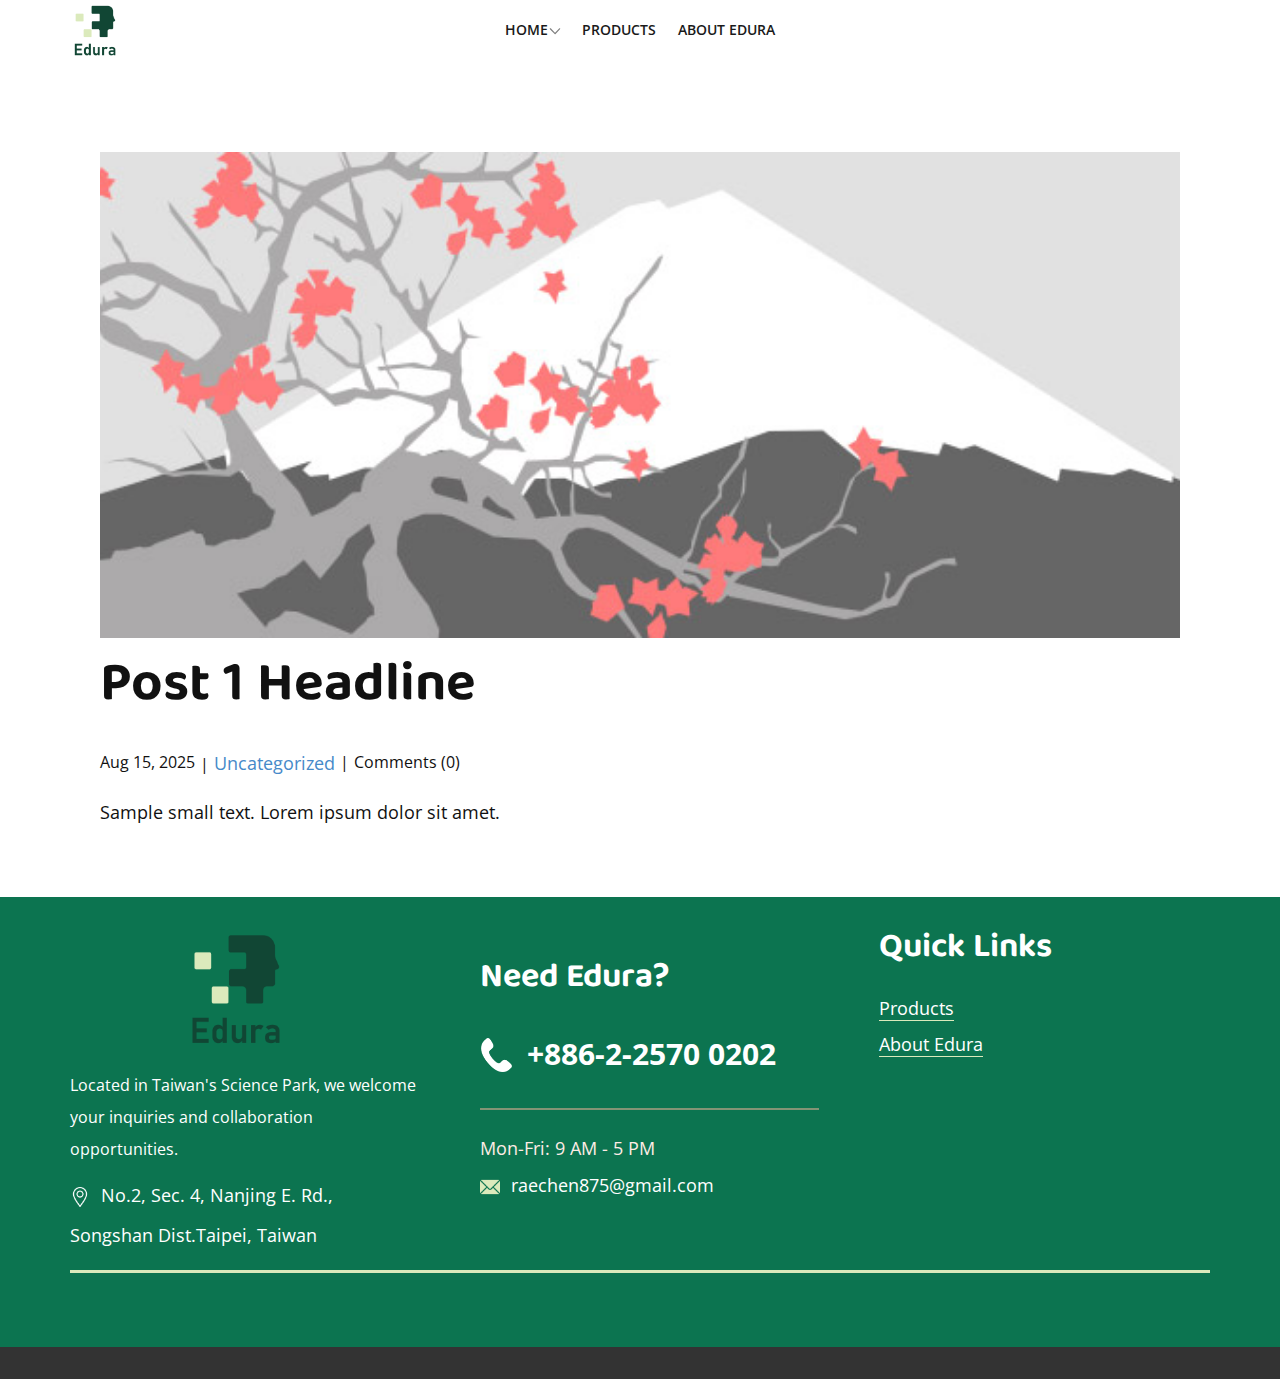
<file: blog/post.html>
<!DOCTYPE html>
<html style="font-size: 16px;" lang="en"><head>
    <meta name="viewport" content="width=device-width, initial-scale=1.0">
    <meta charset="utf-8">
    <meta name="keywords" content="Post 1 Headline">
    <meta name="description" content="">
    <title>Post 1 Headline</title>
    <link rel="stylesheet" href="../nicepage.css" media="screen">
<link rel="stylesheet" href="../Post-Template.css" media="screen">
    <script class="u-script" type="text/javascript" src="../jquery.js" defer=""></script>
    <script class="u-script" type="text/javascript" src="../nicepage.js" defer=""></script>
    <meta name="generator" content="Nicepage 7.12.8, nicepage.com">
    
    
    
    <link id="u-page-google-font" rel="stylesheet" href="https://fonts.googleapis.com/css2?display=swap&amp;family=Open+Sans:ital,wght@0,300;0,400;0,500;0,600;0,700;0,800;1,300;1,400;1,500;1,600;1,700;1,800&amp;family=Baloo+Tamma+2:wght@400;500;600;700;800">
    <script type="application/ld+json">{
		"@context": "http://schema.org",
		"@type": "Organization",
		"name": "",
		"logo": "images/20250814_edura_logo.png"
}</script>
    <meta name="theme-color" content="#478ac9">
  <meta data-intl-tel-input-cdn-path="intlTelInput/"></head>
  <body data-path-to-root="./" data-include-products="false" class="u-body u-xl-mode" data-lang="en"><header class="u-clearfix u-header u-sticky u-sticky-b663 u-white" id="sec-977b" data-animation-name="" data-animation-duration="0" data-animation-delay="0" data-animation-direction=""><div class="u-clearfix u-sheet u-valign-middle-xs u-sheet-1">
        <a href="#" class="u-image u-logo u-image-1" data-image-width="662" data-image-height="716">
          <img src="../images/20250814_edura_logo.png" class="u-logo-image u-logo-image-1">
        </a>
        <nav class="u-dropdown-icon u-menu u-menu-dropdown u-offcanvas u-menu-1" data-responsive-from="MD" role="navigation">
          <div class="menu-collapse" style="font-size: 0.875rem; letter-spacing: 0px; text-transform: uppercase; font-weight: 600;">
            <a class="u-button-style u-custom-active-color u-custom-border u-custom-border-color u-custom-color u-custom-hover-color u-custom-left-right-menu-spacing u-custom-padding-bottom u-custom-text-active-color u-custom-text-color u-custom-text-hover-color u-custom-top-bottom-menu-spacing u-hamburger-link u-nav-link u-text-active-palette-2-base u-text-hover-palette-2-base" href="#" tabindex="-1" aria-label="Open menu" aria-controls="de6c">
              <svg class="u-svg-link" viewBox="0 0 24 24"><use xmlns:xlink="http://www.w3.org/1999/xlink" xlink:href="#menu-hamburger"></use></svg>
              <svg class="u-svg-content" version="1.1" id="menu-hamburger" viewBox="0 0 16 16" x="0px" y="0px" xmlns:xlink="http://www.w3.org/1999/xlink" xmlns="http://www.w3.org/2000/svg"><g><rect y="1" width="16" height="2"></rect><rect y="7" width="16" height="2"></rect><rect y="13" width="16" height="2"></rect>
</g></svg>
            </a>
          </div>
          <div class="u-custom-menu u-nav-container">
            <ul class="u-nav u-spacing-22 u-unstyled u-nav-1" role="menubar"><li role="none" class="u-nav-item"><a role="menuitem" class="u-border-2 u-border-active-custom-color-1 u-border-hover-custom-color-1 u-border-no-left u-border-no-right u-border-no-top u-button-style u-nav-link u-text-active-custom-color-1 u-text-grey-90 u-text-hover-custom-color-1" href="../" style="padding: 10px 0px;">Home</a><div class="u-nav-popup"><ul role="menu" class="u-h-spacing-15 u-nav u-unstyled u-v-spacing-10" aria-label="Home menu"><li role="none" class="u-nav-item"><a tabindex="-1" role="menuitem" class="u-button-style u-nav-link u-white" href="#">Our Services</a>
</li><li role="none" class="u-nav-item"><a tabindex="-1" role="menuitem" class="u-button-style u-nav-link u-white" href="#">ePal AI Book</a>
</li></ul>
</div>
</li><li role="none" class="u-nav-item"><a role="menuitem" class="u-border-2 u-border-active-custom-color-1 u-border-hover-custom-color-1 u-border-no-left u-border-no-right u-border-no-top u-button-style u-nav-link u-text-active-custom-color-1 u-text-grey-90 u-text-hover-custom-color-1" href="../Products.html" style="padding: 10px 0px;">Products</a>
</li><li role="none" class="u-nav-item"><a role="menuitem" class="u-border-2 u-border-active-custom-color-1 u-border-hover-custom-color-1 u-border-no-left u-border-no-right u-border-no-top u-button-style u-nav-link u-text-active-custom-color-1 u-text-grey-90 u-text-hover-custom-color-1" href="../About-Edura.html" style="padding: 10px 0px;">About Edura</a>
</li></ul>
          </div>
          <div class="u-custom-menu u-nav-container-collapse" id="de6c" role="region" aria-label="Menu panel">
            <div class="u-black u-container-style u-inner-container-layout u-opacity u-opacity-95 u-sidenav">
              <div class="u-inner-container-layout u-sidenav-overflow">
                <div class="u-menu-close" tabindex="-1" aria-label="Close menu"></div>
                <ul class="u-align-center u-nav u-popupmenu-items u-unstyled u-nav-3" role="menubar"><li role="none" class="u-nav-item"><a role="menuitem" class="u-button-style u-nav-link" href="../">Home</a><div class="u-nav-popup"><ul role="menu" class="u-h-spacing-15 u-nav u-unstyled u-v-spacing-10" aria-label="Home menu"><li role="none" class="u-nav-item"><a tabindex="-1" role="menuitem" class="u-button-style u-nav-link" href="#">Our Services</a>
</li><li role="none" class="u-nav-item"><a tabindex="-1" role="menuitem" class="u-button-style u-nav-link" href="#">ePal AI Book</a>
</li></ul>
</div>
</li><li role="none" class="u-nav-item"><a role="menuitem" class="u-button-style u-nav-link" href="../Products.html">Products</a>
</li><li role="none" class="u-nav-item"><a role="menuitem" class="u-button-style u-nav-link" href="../About-Edura.html">About Edura</a>
</li></ul>
              </div>
            </div>
            <div class="u-black u-menu-overlay u-opacity u-opacity-70"></div>
          </div>
          <style class="menu-style">@media (max-width: 939px) {
                    [data-responsive-from="MD"] .u-nav-container {
                        display: none;
                    }
                    [data-responsive-from="MD"] .menu-collapse {
                        display: block;
                    }
                }</style>
        </nav>
      </div></header>
    <section class="u-align-center u-clearfix u-section-1" id="sec-d8d1">
      <div class="u-clearfix u-sheet u-valign-middle-md u-valign-middle-sm u-valign-middle-xs u-sheet-1"><!--post_details--><!--post_details_options_json--><!--{"source":""}--><!--/post_details_options_json--><!--blog_post-->
        <div class="u-container-style u-expanded-width u-post-details u-post-details-1">
          <div class="u-container-layout u-valign-middle u-container-layout-1"><!--blog_post_image-->
            <img alt="" class="u-blog-control u-expanded-width u-image u-image-default u-image-1" src="../images/0fd3416c.jpeg"><!--/blog_post_image--><!--blog_post_header-->
            <h2 class="u-blog-control u-text u-text-1">Post 1 Headline</h2><!--/blog_post_header--><!--blog_post_metadata-->
            <div class="u-blog-control u-metadata u-metadata-1"><!--blog_post_metadata_date--><span class="u-meta-date u-meta-icon">Aug 15, 2025</span><!--/blog_post_metadata_date--><!--blog_post_metadata_category--><span class="u-meta-category u-meta-icon"><a href="/blog/blog.html#/blog-1///">Uncategorized</a></span><!--/blog_post_metadata_category--><!--blog_post_metadata_comments--><span class="u-meta-comments u-meta-icon"><!--blog_post_metadata_comments_content-->Comments (0)<!--/blog_post_metadata_comments_content--></span><!--/blog_post_metadata_comments-->
            </div><!--/blog_post_metadata--><!--blog_post_content-->
            <div class="u-align-justify u-blog-control u-post-content u-text u-text-2 fr-view">
  Sample small text. Lorem ipsum dolor sit amet.
  </div><!--/blog_post_content-->
          </div>
        </div><!--/blog_post--><!--/post_details-->
      </div>
    </section>
    
    
    
    <footer class="u-align-center u-clearfix u-container-align-center u-custom-color-1 u-footer u-footer" id="sec-a5be"><div class="u-clearfix u-sheet u-sheet-1">
        <div class="data-layout-selected u-clearfix u-expanded-width u-layout-wrap u-layout-wrap-1">
          <div class="u-layout">
            <div class="u-layout-row">
              <div class="u-container-style u-layout-cell u-size-20-lg u-size-20-xl u-size-30-md u-size-30-sm u-size-30-xs u-layout-cell-1">
                <div class="u-container-layout u-container-layout-1">
                  <a href="" class="u-image u-logo u-image-1" data-image-width="662" data-image-height="716">
                    <img src="../images/20250814_edura_logo.png" class="u-logo-image u-logo-image-1">
                  </a>
                  <p class="u-text u-text-default u-text-1"> Located in Taiwan's Science Park, we welcome your inquiries and collaboration opportunities.</p>
                  <p class="u-text u-text-default u-text-2"><span class="u-file-icon u-icon u-text-white u-icon-1"><img src="../images/2838912-05a28158.png" alt=""></span> No.2, Sec. 4, Nanjing E. Rd., Songshan Dist.Taipei, Taiwan
                  </p>
                </div>
              </div>
              <div class="u-container-align-left u-container-style u-layout-cell u-shape-rectangle u-size-21-lg u-size-21-xl u-size-30-md u-size-30-sm u-size-30-xs u-layout-cell-2">
                <div class="u-container-layout u-valign-bottom u-container-layout-2">
                  <h3 class="u-align-left u-text u-text-3"> Need Edura?&nbsp;</h3>
                  <p class="u-align-left u-text u-text-4"><span class="u-file-icon u-icon u-text-white u-icon-2" data-animation-name="" data-animation-duration="0" data-animation-delay="0" data-animation-direction=""><img src="../images/1257-846fd2c8.png" alt=""></span>
                    <a href="tel:+12345678910" class="u-active-none u-border-none u-btn u-button-link u-button-style u-hover-none u-none u-text-active-custom-color-2 u-text-body-alt-color u-text-hover-custom-color-2 u-btn-1" data-animation-name="" data-animation-duration="0" data-animation-delay="0" data-animation-direction="">+​​886-2-2570 0202</a>
                  </p>
                  <div class="u-align-left u-border-2 u-border-palette-2-light-2 u-expanded-width u-line u-line-horizontal u-opacity u-opacity-50 u-line-1"></div>
                  <p class="u-align-left u-text u-text-palette-2-light-3 u-text-5"> Mon-Fri: 9 AM - 5 PM <br>
                  </p>
                  <p class="u-align-left u-text u-text-default u-text-6"><span class="u-file-icon u-icon u-text-custom-color-2 u-icon-3" data-animation-name="" data-animation-duration="0" data-animation-delay="0" data-animation-direction=""><img src="../images/542689-2424f6ff.png" alt=""></span>
                    <a href="mailto:roofing@support.com" class="u-active-none u-border-none u-btn u-button-link u-button-style u-hover-none u-none u-text-active-custom-color-2 u-text-hover-custom-color-2 u-btn-2"> raechen875@gmail.com<br>
                      <br>
                    </a>
                  </p>
                </div>
              </div>
              <div class="u-container-align-left-lg u-container-align-left-xl u-container-style u-layout-cell u-shape-rectangle u-size-19-lg u-size-19-xl u-size-60-md u-size-60-sm u-size-60-xs u-layout-cell-3">
                <div class="u-container-layout u-container-layout-3">
                  <h3 class="u-align-left u-text u-text-7">Quick ​Links</h3>
                  <p class="u-align-left u-text u-text-8">
                    <a href="../Products.html" data-page-id="303216604" class="u-active-none u-border-1 u-border-active-white u-border-custom-color-2 u-border-hover-white u-border-no-left u-border-no-right u-border-no-top u-btn u-button-link u-button-style u-hover-none u-none u-text-active-palette-2-light-2 u-text-body-alt-color u-text-hover-palette-2-light-2 u-btn-3" title="#" data-animation-name="" data-animation-duration="0" data-animation-delay="0" data-animation-direction="">Products</a>
                    <a href="../About-Edura.html" data-page-id="1721503231" class="u-active-none u-border-1 u-border-active-white u-border-custom-color-2 u-border-hover-white u-border-no-left u-border-no-right u-border-no-top u-btn u-button-link u-button-style u-hover-none u-none u-text-active-palette-2-light-2 u-text-body-alt-color u-text-hover-custom-color-2 u-btn-4" title="#" data-animation-name="" data-animation-duration="0" data-animation-delay="0" data-animation-direction="">
                      <br>About Edura
                    </a>
                    <br>
                  </p>
                </div>
              </div>
            </div>
          </div>
        </div>
        <div class="u-align-center u-border-3 u-border-custom-color-2 u-expanded-width u-line u-line-horizontal u-line-2"></div>
      </div></footer>
    <section class="u-backlink u-clearfix u-grey-80"></section>
  
</body></html>
</file>
